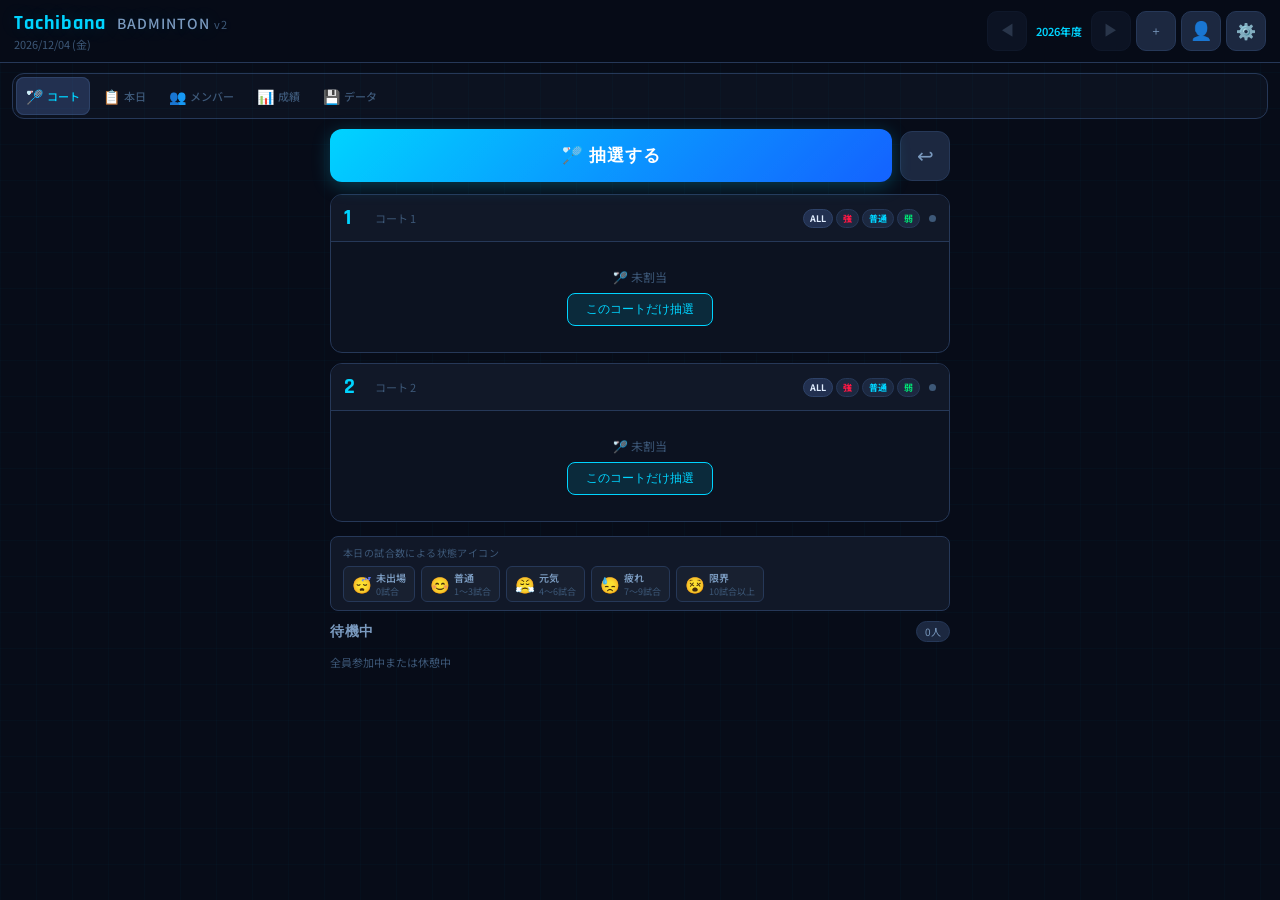
<file: badminton.html>
<!DOCTYPE html>
<html lang="ja">
<head>
<meta charset="UTF-8">
<meta name="viewport" content="width=device-width, initial-scale=1.0, viewport-fit=cover">
<meta name="apple-mobile-web-app-capable" content="yes">
<meta name="apple-mobile-web-app-status-bar-style" content="black-translucent">
<meta name="apple-mobile-web-app-title" content="BadmintonDraw">
<meta name="theme-color" content="#070c18">
<title>BadmintonDraw v2</title>
<link rel="preconnect" href="https://fonts.googleapis.com">
<link href="https://fonts.googleapis.com/css2?family=Rajdhani:wght@400;500;600;700&family=Noto+Sans+JP:wght@300;400;500;700&display=swap" rel="stylesheet">
<style>
/* ===== CSS VARIABLES ===== */
:root {
  --bg:       #070c18;
  --bg2:      #0c1220;
  --bg3:      #111828;
  --bg4:      #182030;
  --surface:  #1c2840;
  --surface2: #223050;
  --border:   #263858;
  --border2:  #2e4268;
  --accent:   #00d4ff;
  --accent2:  #0099cc;
  --accent-a: rgba(0,212,255,0.12);
  --green:    #00e676;
  --green-a:  rgba(0,230,118,0.12);
  --yellow:   #ffea00;
  --yellow-a: rgba(255,234,0,0.12);
  --orange:   #ff9100;
  --orange-a: rgba(255,145,0,0.12);
  --red:      #ff1744;
  --red-a:    rgba(255,23,68,0.12);
  --purple:   #d500f9;
  --purple-a: rgba(213,0,249,0.12);
  --text:     #e2eeff;
  --text2:    #7a9abf;
  --text3:    #3d5878;
  --r:        12px;
  --r2:       8px;
  --r3:       6px;
  --shadow:   0 4px 24px rgba(0,0,0,0.6);
  --glow:     0 0 20px rgba(0,212,255,0.2);
  --disp:     'Rajdhani', sans-serif;
  --body:     'Noto Sans JP', sans-serif;
}
*{box-sizing:border-box;margin:0;padding:0;-webkit-tap-highlight-color:transparent}
html{height:100%;background:var(--bg)}
body{font-family:var(--body);background:var(--bg);color:var(--text);min-height:100dvh;overflow-x:hidden;padding-bottom:env(safe-area-inset-bottom)}
body::before{content:'';position:fixed;inset:0;background-image:linear-gradient(rgba(0,212,255,0.025) 1px,transparent 1px),linear-gradient(90deg,rgba(0,212,255,0.025) 1px,transparent 1px);background-size:36px 36px;pointer-events:none;z-index:0}

/* ===== SCROLLBAR ===== */
::-webkit-scrollbar{width:4px;height:4px}
::-webkit-scrollbar-track{background:var(--bg2)}
::-webkit-scrollbar-thumb{background:var(--border2);border-radius:2px}

/* ===== HEADER ===== */
.header{position:sticky;top:0;z-index:100;background:rgba(7,12,24,0.94);backdrop-filter:blur(20px);-webkit-backdrop-filter:blur(20px);border-bottom:1px solid var(--border);padding:10px 14px;padding-top:calc(10px + env(safe-area-inset-top));display:flex;align-items:center;gap:10px}
.hdr-logo{font-family:var(--disp);font-size:20px;font-weight:700;color:var(--accent);text-shadow:var(--glow);letter-spacing:1px;flex:1}
.hdr-logo span{color:var(--text3);font-weight:400;font-size:12px;margin-left:6px;font-family:var(--body)}
.hdr-date{font-size:11px;color:var(--text3);font-family:var(--body)}
.hdr-btn{width:40px;height:40px;border-radius:10px;background:var(--surface);border:1px solid var(--border);color:var(--text2);display:flex;align-items:center;justify-content:center;cursor:pointer;font-size:16px;transition:all .18s;flex-shrink:0}
.hdr-btn:active{transform:scale(.9);background:var(--surface2)}
.hdr-btn.on{color:var(--accent);border-color:var(--accent);box-shadow:var(--glow)}

/* ===== TAB BAR ===== */
.tab-bar{display:flex;gap:3px;background:var(--bg2);border-radius:var(--r);padding:3px;margin:10px 12px;border:1px solid var(--border);overflow-x:auto;-webkit-overflow-scrolling:touch;scrollbar-width:none}
.tab-bar::-webkit-scrollbar{display:none}
.tab{flex:0 0 auto;padding:9px 10px;border-radius:var(--r2);border:none;background:none;color:var(--text3);font-family:var(--body);font-size:11px;font-weight:500;cursor:pointer;transition:all .18s;display:flex;align-items:center;justify-content:center;gap:4px;white-space:nowrap}
.tab.active{background:var(--surface2);color:var(--accent);box-shadow:inset 0 0 0 1px var(--border2)}
.tab-icon{font-size:14px}

/* ===== MAIN ===== */
.main{position:relative;z-index:1;padding:0 10px 90px;max-width:640px;margin:0 auto}

/* ===== PANE ===== */
.pane{display:none}.pane.active{display:block}

/* ===== SECTION HEADER ===== */
.sec-hd{display:flex;align-items:center;justify-content:space-between;margin-bottom:8px;margin-top:14px}
.sec-title{font-family:var(--disp);font-size:14px;font-weight:600;color:var(--text2);letter-spacing:.5px;text-transform:uppercase}
.badge{background:var(--surface);border:1px solid var(--border);border-radius:100px;padding:2px 8px;font-size:10px;color:var(--text2)}
.badge.accent{background:var(--accent-a);border-color:var(--accent);color:var(--accent)}
.badge.green{background:var(--green-a);border-color:var(--green);color:var(--green)}

/* ===== CARD ===== */
.card{background:var(--bg2);border:1px solid var(--border);border-radius:var(--r);overflow:hidden;margin-bottom:8px}
.card-body{padding:12px 14px}

/* ===== FORMS ===== */
.row{display:flex;gap:7px;margin-bottom:8px;align-items:stretch}
.field{flex:1;background:var(--bg3);border:1px solid var(--border);border-radius:var(--r2);color:var(--text);font-family:var(--body);font-size:14px;padding:10px 12px;outline:none;transition:border-color .2s;min-width:0}
.field:focus{border-color:var(--accent)}
.field::placeholder{color:var(--text3)}
.field.sm{padding:7px 10px;font-size:12px}
select.field{cursor:pointer}
textarea.field{resize:vertical;min-height:60px}
.lbl{font-size:11px;color:var(--text3);margin-bottom:4px;display:block;text-transform:uppercase;letter-spacing:.4px}

/* ===== BUTTONS ===== */
.btn{border-radius:var(--r2);border:none;font-family:var(--body);font-size:13px;font-weight:500;padding:10px 14px;cursor:pointer;transition:all .18s;white-space:nowrap;display:inline-flex;align-items:center;gap:5px}
.btn:active{transform:scale(.93)}
.btn.primary{background:var(--accent);color:#000}
.btn.primary:active{background:var(--accent2)}
.btn.ghost{background:var(--surface);border:1px solid var(--border);color:var(--text2)}
.btn.ghost:active{background:var(--surface2)}
.btn.danger{background:var(--red-a);border:1px solid var(--red);color:var(--red)}
.btn.success{background:var(--green-a);border:1px solid var(--green);color:var(--green)}
.btn.warn{background:var(--orange-a);border:1px solid var(--orange);color:var(--orange)}
.btn.purple{background:var(--purple-a);border:1px solid var(--purple);color:var(--purple)}
.btn.sm{padding:6px 10px;font-size:11px;border-radius:var(--r3)}
.btn.xs{padding:4px 8px;font-size:10px;border-radius:5px}
.btn.full{width:100%;justify-content:center}
.btn.icon-only{width:36px;height:36px;padding:0;justify-content:center;font-size:16px}
.btn.big{padding:14px 20px;font-size:16px;font-family:var(--disp);font-weight:700;letter-spacing:.5px}
.btn-row{display:flex;gap:6px;flex-wrap:wrap;margin-top:8px}

/* ===== TOGGLE ===== */
.toggle{position:relative;width:44px;height:24px;flex-shrink:0}
.toggle input{display:none}
.toggle-track{position:absolute;inset:0;background:var(--surface2);border-radius:100px;border:1px solid var(--border2);cursor:pointer;transition:background .2s}
.toggle input:checked+.toggle-track{background:var(--accent);border-color:var(--accent)}
.toggle-track::after{content:'';position:absolute;top:2px;left:2px;width:18px;height:18px;border-radius:50%;background:#fff;transition:transform .2s;box-shadow:0 1px 4px rgba(0,0,0,.3)}
.toggle input:checked+.toggle-track::after{transform:translateX(20px)}

/* ===== SETTING ROW ===== */
.set-row{display:flex;align-items:center;padding:11px 14px;background:var(--bg3);border:1px solid var(--border);border-radius:var(--r2);margin-bottom:6px;gap:10px}
.set-row-lbl{flex:1;font-size:13px}
.set-row-sub{font-size:10px;color:var(--text3);margin-top:2px}
.num-inp{width:54px;padding:5px 8px;background:var(--bg4);border:1px solid var(--border2);border-radius:6px;color:var(--text);font-family:var(--body);font-size:14px;text-align:center;outline:none}

/* ===== MEMBER CARD ===== */
.m-card{background:var(--bg3);border:1px solid var(--border);border-radius:var(--r);padding:0;margin-bottom:6px;overflow:hidden;position:relative;transition:all .2s}
.m-card-inner{display:flex;align-items:center;gap:10px;padding:9px 11px}
.m-card.level-stripe::before{content:'';position:absolute;left:0;top:0;bottom:0;width:3px;background:var(--lvl-color,var(--accent))}
.m-avatar{width:38px;height:38px;border-radius:50%;display:flex;align-items:center;justify-content:center;font-family:var(--disp);font-size:16px;font-weight:700;flex-shrink:0;position:relative}
.m-info{flex:1;min-width:0}
.m-name{font-size:14px;font-weight:500;white-space:nowrap;overflow:hidden;text-overflow:ellipsis;display:flex;align-items:center;gap:5px}
.m-meta{font-size:10px;color:var(--text3);display:flex;align-items:center;gap:8px;margin-top:2px;flex-wrap:wrap}
.m-actions{display:flex;gap:5px;flex-shrink:0}
.ico-btn{width:30px;height:30px;border-radius:7px;background:var(--surface);border:1px solid var(--border);color:var(--text3);display:flex;align-items:center;justify-content:center;cursor:pointer;font-size:13px;transition:all .18s}
.ico-btn:active{transform:scale(.86)}
.ico-btn.on{color:var(--orange);border-color:var(--orange);background:var(--orange-a)}
.ico-btn.tired.on{color:var(--red);border-color:var(--red);background:var(--red-a)}
/* Bar under member card */
.m-bar-wrap{height:3px;background:var(--bg4);margin:0}
.m-bar{height:3px;border-radius:0;transition:width .5s ease;background:var(--accent)}

/* ===== VISITOR BADGE ===== */
.vbadge{font-size:9px;font-weight:600;padding:1px 5px;border-radius:3px;background:var(--purple-a);color:var(--purple);border:1px solid var(--purple);letter-spacing:.3px;text-transform:uppercase}

/* ===== LEVEL TAG ===== */
.lvl-tag{font-size:9px;font-weight:700;padding:1px 6px;border-radius:100px;letter-spacing:.4px;text-transform:uppercase}

/* ===== GROUP TAG ===== */
.grp-tag{font-size:9px;padding:1px 6px;border-radius:3px;background:var(--surface);color:var(--text3);border:1px solid var(--border)}

/* ===== FACE STATUS ===== */
.face-status{font-size:18px;line-height:1}

/* ===== COURT CARDS ===== */
.court-card{background:var(--bg2);border:1px solid var(--border);border-radius:var(--r);margin-bottom:10px;overflow:hidden;transition:border-color .3s,box-shadow .3s}
.court-card.active{border-color:var(--accent);box-shadow:0 0 16px rgba(0,212,255,.12)}
.court-card.confirmed{border-color:var(--green);opacity:.7}
.court-hd{display:flex;align-items:center;gap:8px;padding:9px 13px;background:var(--bg3);border-bottom:1px solid var(--border)}
.court-num{font-family:var(--disp);font-size:22px;font-weight:700;color:var(--accent);width:26px;flex-shrink:0}
.court-meta{flex:1}
.court-lbl{font-size:11px;color:var(--text3)}
.status-dot{width:7px;height:7px;border-radius:50%;flex-shrink:0}
.dot-idle{background:var(--text3)}
.dot-active{background:var(--accent);box-shadow:0 0 5px var(--accent);animation:blink 1.5s infinite}
.dot-done{background:var(--green)}
@keyframes blink{0%,100%{opacity:1}50%{opacity:.3}}
.court-body{padding:10px 12px}
.vs-layout{display:flex;align-items:center;gap:6px}
.team-col{flex:1;display:flex;flex-direction:column;gap:5px}
.vs-div{font-family:var(--disp);font-size:16px;font-weight:700;color:var(--text3);width:24px;text-align:center;flex-shrink:0}
.p-chip{background:var(--surface);border:1px solid var(--border);border-radius:7px;padding:7px 9px;display:flex;align-items:center;gap:7px;cursor:pointer;transition:all .18s;min-height:40px}
.p-chip:active{transform:scale(.95)}
.p-chip.sel{border-color:var(--yellow);background:var(--yellow-a)}
.p-chip.tgt{border-color:var(--accent);background:var(--accent-a)}
@keyframes blink-border{0%,100%{border-color:var(--accent)}50%{border-color:transparent}}
.p-chip.empty{border-style:dashed;opacity:.4;cursor:default}
.p-chip.empty.tgt{border-style:solid;opacity:1;animation:blink-border .7s infinite;cursor:pointer}
.chip-av{width:24px;height:24px;border-radius:50%;display:flex;align-items:center;justify-content:center;font-family:var(--disp);font-size:10px;font-weight:700;flex-shrink:0}
.chip-name{font-size:12px;font-weight:500}
.chip-sub{font-size:10px;color:var(--text3)}
.court-ft{padding:8px 12px;border-top:1px solid var(--border);display:flex;align-items:center;gap:6px}
.confirm-btn{flex:1;background:var(--green-a);border:1px solid var(--green);color:var(--green);border-radius:var(--r2);padding:9px;font-family:var(--body);font-size:13px;font-weight:500;cursor:pointer;transition:all .18s;text-align:center}
.confirm-btn:active{transform:scale(.96)}
.confirm-btn.done{background:var(--green);color:#000}
.court-empty{text-align:center;padding:20px;color:var(--text3);font-size:12px}

/* ===== DRAW HEADER ===== */
.draw-hd{display:flex;align-items:center;gap:8px;margin-bottom:12px}
.draw-btn{flex:1;background:linear-gradient(135deg,var(--accent),#0055ff);color:#fff;border:none;border-radius:var(--r);padding:15px;font-family:var(--disp);font-size:17px;font-weight:700;letter-spacing:1px;cursor:pointer;transition:all .2s;box-shadow:0 4px 18px rgba(0,212,255,.25);position:relative;overflow:hidden}
.draw-btn::after{content:'';position:absolute;inset:0;background:linear-gradient(135deg,transparent,rgba(255,255,255,.08))}
.draw-btn:active{transform:scale(.97);box-shadow:0 2px 10px rgba(0,212,255,.15)}
.draw-btn:disabled{opacity:.4;cursor:not-allowed;transform:none}
.undo-btn{width:50px;height:50px;border-radius:var(--r);background:var(--surface);border:1px solid var(--border);color:var(--text2);display:flex;align-items:center;justify-content:center;cursor:pointer;font-size:20px;transition:all .2s;flex-shrink:0}
.undo-btn:active{transform:scale(.9)}

/* ===== WAITING AREA ===== */
.wait-chips{display:flex;flex-wrap:wrap;gap:5px;margin-top:8px}
.wait-chip{background:var(--bg3);border:1px solid var(--border);border-radius:100px;padding:4px 10px 4px 5px;display:flex;align-items:center;gap:5px;font-size:11px;cursor:pointer;transition:all .18s}
.wait-chip:active{transform:scale(.93)}
.wait-chip.sel{border-color:var(--yellow);background:var(--yellow-a)}
.wait-chip.tgt{border-color:var(--accent);background:var(--accent-a)}
.chip-mini-av{width:20px;height:20px;border-radius:50%;display:flex;align-items:center;justify-content:center;font-family:var(--disp);font-size:9px;font-weight:700}

/* ===== SWAP HINT ===== */
.swap-hint{background:var(--yellow-a);border:1px solid var(--yellow);border-radius:var(--r2);padding:7px 11px;font-size:11px;color:var(--yellow);margin-bottom:8px;text-align:center;display:none}
.swap-hint.on{display:block}

/* ===== STATS ===== */
.stats-grid{display:grid;grid-template-columns:1fr 1fr;gap:7px;margin-bottom:12px}
.stat-card{background:var(--bg3);border:1px solid var(--border);border-radius:var(--r);padding:12px}
.stat-title{font-size:10px;color:var(--text3);margin-bottom:5px;text-transform:uppercase;letter-spacing:.4px}
.stat-val{font-family:var(--disp);font-size:28px;font-weight:700;color:var(--accent)}
.stat-sub{font-size:10px;color:var(--text2);margin-top:1px}
.rank-row{background:var(--bg3);border:1px solid var(--border);border-radius:var(--r2);padding:9px 11px;display:flex;align-items:center;gap:9px;margin-bottom:5px}
.rank-num{font-family:var(--disp);font-size:16px;font-weight:700;color:var(--text3);width:22px;text-align:center;flex-shrink:0}
.rank-num.g{color:#ffd700}.rank-num.s{color:#c0c0c0}.rank-num.b{color:#cd7f32}
.rank-bar-w{flex:1}
.rank-name{font-size:13px;font-weight:500;margin-bottom:3px}
.rank-bg{background:var(--bg4);border-radius:100px;height:4px}
.rank-bar-fill{height:4px;border-radius:100px;background:var(--accent);transition:width .5s}
.rank-cnt{font-family:var(--disp);font-size:15px;font-weight:700;color:var(--text2);flex-shrink:0}

/* ===== HISTORY SESSIONS ===== */
.session-row{background:var(--bg3);border:1px solid var(--border);border-radius:var(--r2);padding:10px 12px;display:flex;align-items:center;gap:10px;margin-bottom:5px;cursor:pointer}
.session-row:active{background:var(--surface)}
.session-date{font-family:var(--disp);font-size:14px;font-weight:600;color:var(--accent);flex:1}
.session-sub{font-size:10px;color:var(--text3);margin-top:2px}

/* ===== MODAL ===== */
.modal-bd{position:fixed;inset:0;background:rgba(0,0,0,.75);backdrop-filter:blur(10px);-webkit-backdrop-filter:blur(10px);z-index:200;display:none;align-items:flex-end;justify-content:center}
.modal-bd.open{display:flex}
.modal{background:var(--bg2);border:1px solid var(--border);border-radius:22px 22px 0 0;width:100%;max-width:640px;max-height:90dvh;overflow-y:auto;padding:18px 14px;padding-bottom:calc(18px + env(safe-area-inset-bottom));animation:slide-up .3s cubic-bezier(.16,1,.3,1)}
@keyframes slide-up{from{transform:translateY(100%)}to{transform:translateY(0)}}
.modal-handle{width:38px;height:4px;border-radius:2px;background:var(--border2);margin:-8px auto 16px}
.modal-title{font-family:var(--disp);font-size:18px;font-weight:700;margin-bottom:14px}
.modal-sub-title{font-family:var(--disp);font-size:14px;font-weight:600;color:var(--text2);margin:14px 0 8px;text-transform:uppercase;letter-spacing:.5px}
.modal-close{position:absolute;top:12px;right:12px;font-size:20px;color:var(--text3);cursor:pointer;background:none;border:none;padding:4px}

/* ===== TOAST ===== */
.toast{position:fixed;bottom:calc(72px + env(safe-area-inset-bottom));left:50%;transform:translateX(-50%) translateY(16px);background:var(--surface2);border:1px solid var(--border2);border-radius:100px;padding:9px 18px;font-size:12px;color:var(--text);box-shadow:var(--shadow);opacity:0;z-index:400;transition:all .28s;white-space:nowrap;pointer-events:none}
.toast.on{opacity:1;transform:translateX(-50%) translateY(0)}

/* ===== DIVIDER ===== */
.div{height:1px;background:var(--border);margin:12px 0}

/* ===== EMPTY ===== */
.empty{text-align:center;padding:32px 16px;color:var(--text3)}
.empty-icon{font-size:40px;margin-bottom:10px}
.empty-txt{font-size:13px}

/* ===== CHIPS (participation) ===== */
.part-chip{display:inline-flex;align-items:center;gap:5px;background:var(--bg3);border:1px solid var(--border);border-radius:100px;padding:4px 10px 4px 5px;font-size:12px;margin:3px;cursor:pointer;transition:all .18s}
.part-chip.on{background:var(--accent-a);border-color:var(--accent);color:var(--accent)}
.part-chip:active{transform:scale(.93)}

/* ===== LEVEL BADGE LIST ===== */
.lvl-list-item{background:var(--bg3);border:1px solid var(--border);border-radius:var(--r2);padding:9px 12px;display:flex;align-items:center;gap:9px;margin-bottom:5px}
.lvl-color-dot{width:10px;height:10px;border-radius:50%;flex-shrink:0}
.drag-handle{color:var(--text3);cursor:grab;font-size:16px;padding:0 3px}

/* ===== STORAGE TABLE ===== */
.storage-row{background:var(--bg3);border:1px solid var(--border);border-radius:var(--r2);padding:9px 12px;margin-bottom:5px}
.storage-key{font-family:monospace;font-size:11px;color:var(--accent);word-break:break-all}
.storage-desc{font-size:11px;color:var(--text2);margin-top:2px}
.storage-size{font-size:10px;color:var(--text3);margin-top:2px}

/* ===== PROGRESS BAR (participation rate) ===== */
.prog-bar{background:var(--bg4);border-radius:100px;height:4px;overflow:hidden}
.prog-fill{height:4px;border-radius:100px;background:linear-gradient(90deg,var(--accent),var(--green));transition:width .4s}

/* ===== YEAR SELECTOR ===== */
.year-tabs{display:flex;gap:5px;margin-bottom:10px;overflow-x:auto;-webkit-overflow-scrolling:touch;scrollbar-width:none}
.year-tabs::-webkit-scrollbar{display:none}
.year-tab{flex:0 0 auto;padding:6px 14px;border-radius:100px;background:var(--surface);border:1px solid var(--border);color:var(--text3);font-size:12px;cursor:pointer;transition:all .18s}
.year-tab.active{background:var(--accent-a);border-color:var(--accent);color:var(--accent)}
.year-tab:active{transform:scale(.93)}

/* ===== SORT BAR ===== */
.sort-bar{display:flex;gap:5px;margin-bottom:8px;overflow-x:auto;-webkit-overflow-scrolling:touch;scrollbar-width:none}
.sort-bar::-webkit-scrollbar{display:none}
.sort-btn{flex:0 0 auto;padding:5px 10px;border-radius:100px;background:var(--surface);border:1px solid var(--border);color:var(--text3);font-size:11px;cursor:pointer;transition:all .18s;white-space:nowrap}
.sort-btn.active{background:var(--accent-a);border-color:var(--accent);color:var(--accent)}
.sort-btn:active{transform:scale(.93)}

/* ===== GROUP HEADER ===== */
.grp-header{display:flex;align-items:center;gap:8px;padding:6px 0;margin-top:8px}
.grp-header-name{font-family:var(--disp);font-size:13px;font-weight:600;color:var(--text2);text-transform:uppercase;letter-spacing:.5px}
.grp-header-line{flex:1;height:1px;background:var(--border)}
.grp-header-cnt{font-size:10px;color:var(--text3)}

/* ===== SESSION DETAIL ===== */
.sess-member-row{display:flex;align-items:center;padding:7px 10px;background:var(--bg3);border:1px solid var(--border);border-radius:var(--r2);margin-bottom:4px;gap:8px}
.sess-mem-name{flex:1;font-size:13px}
.sess-games-bar{flex:2}
.sess-games-cnt{font-family:var(--disp);font-size:14px;font-weight:700;color:var(--accent);width:28px;text-align:right;flex-shrink:0}

/* ===== FACE LEGEND ===== */
.face-row{display:flex;align-items:center;gap:10px;padding:7px 10px;background:var(--bg3);border:1px solid var(--border);border-radius:var(--r2);margin-bottom:5px}
.face-row-icon{font-size:20px;width:28px;text-align:center}
.face-row-info{flex:1;font-size:12px}
.face-row-thresh{font-size:10px;color:var(--text3);margin-top:2px}

/* ===== BACKUP ===== */
.backup-item{background:var(--bg3);border:1px solid var(--border);border-radius:var(--r2);padding:10px 12px;margin-bottom:5px;display:flex;align-items:center;gap:9px}
.backup-name{flex:1;font-size:13px;font-weight:500}
.backup-date{font-size:10px;color:var(--text3);margin-top:2px}

/* ===== INLINE EDIT ===== */
.inline-edit{display:flex;gap:5px;align-items:center;margin-top:6px}

/* ===== PARTICIPATION TOGGLE ===== */
.today-section{background:var(--bg2);border:1px solid var(--border);border-radius:var(--r);padding:12px 14px;margin-bottom:8px}

/* ===== CONFIRM DIALOG ===== */
.confirm-overlay{position:fixed;inset:0;background:rgba(0,0,0,.8);z-index:500;display:none;align-items:center;justify-content:center;padding:20px}
.confirm-overlay.open{display:flex}
.confirm-box{background:var(--bg2);border:1px solid var(--border);border-radius:var(--r);padding:22px;width:100%;max-width:320px;text-align:center}
.confirm-title{font-family:var(--disp);font-size:17px;font-weight:700;margin-bottom:8px}
.confirm-msg{font-size:13px;color:var(--text2);margin-bottom:18px;line-height:1.5}
.confirm-btns{display:flex;gap:8px}
.confirm-btns .btn{flex:1;justify-content:center}

/* ===== SESSION VIEW ===== */
.session-detail-view{display:none}
.session-detail-view.open{display:block}
.session-detail-back{display:flex;align-items:center;gap:8px;padding:8px 0;margin-bottom:10px;cursor:pointer;color:var(--text2);font-size:13px}
.session-detail-back:active{color:var(--accent)}
.id-pill-wrap{cursor:pointer;transition:all .18s}
.id-pill-wrap:active{transform:scale(.93)}
.pin-dots{display:flex;gap:10px;justify-content:center;margin:14px 0}
.pin-dot{width:16px;height:16px;border-radius:50%;border:2px solid var(--border2);background:transparent;transition:background .15s}
.pin-dot.filled{background:var(--accent);border-color:var(--accent)}
.pin-keypad{display:grid;grid-template-columns:repeat(3,1fr);gap:8px;margin-bottom:10px}
.pin-key{background:var(--surface);border:1px solid var(--border2);border-radius:var(--r2);padding:15px;font-size:20px;font-family:var(--disp);font-weight:600;cursor:pointer;transition:all .18s;text-align:center;user-select:none}
.pin-key:active{background:var(--accent-a);transform:scale(.94)}
.pin-key.del{color:var(--orange);font-size:15px}
.pin-key.cancel{color:var(--red);font-size:15px}
</style>
</head>
<body>

<!-- HEADER -->
<div class="header">
  <div style="flex:1;min-width:0">
    <div class="hdr-logo">Tachibana <span style="color:var(--text2);font-size:14px;font-weight:500">BADMINTON</span><span style="color:var(--text3);font-size:11px;font-weight:400;margin-left:4px">v2</span></div>
    <div class="hdr-date" id="hdr-date"></div>
  </div>
  <!-- 年度切替 -->
  <div style="display:flex;align-items:center;gap:5px;flex-shrink:0">
    <button class="hdr-btn" id="hdr-prev-proj" onclick="prevProject()" title="前の年度">◀</button>
    <div id="hdr-proj-name" onclick="openModal('modal-project')" style="font-size:11px;color:var(--accent);font-weight:600;cursor:pointer;white-space:nowrap;max-width:90px;overflow:hidden;text-overflow:ellipsis;text-align:center;padding:0 4px">-</div>
    <button class="hdr-btn" id="hdr-next-proj" onclick="nextProject()" title="次の年度">▶</button>
    <button class="hdr-btn" onclick="openNewProjectQuick()" title="新年度開始" style="font-size:12px">＋</button>
    <button class="hdr-btn" id="id-pill-btn" onclick="openIdentityModal()" title="マイプロフィール" style="font-size:18px">👤</button>
    <button class="hdr-btn" onclick="openModal('modal-settings')" title="設定">⚙️</button>
  </div>
</div>

<!-- TAB BAR -->
<div class="tab-bar">
  <button class="tab active" id="tab-court"   onclick="switchTab('court')"  ><span class="tab-icon">🏸</span>コート</button>
  <button class="tab"        id="tab-today"   onclick="switchTab('today')"  ><span class="tab-icon">📋</span>本日</button>
  <button class="tab"        id="tab-member"  onclick="switchTab('member')" ><span class="tab-icon">👥</span>メンバー</button>
  <button class="tab"        id="tab-history" onclick="switchTab('history')"><span class="tab-icon">📊</span>成績</button>
  <button class="tab"        id="tab-data"    onclick="switchTab('data')"   ><span class="tab-icon">💾</span>データ</button>
</div>

<div class="main">

<!-- ========== COURT PANE ========== -->
<div class="pane active" id="pane-court">
  <div class="draw-hd">
    <button class="draw-btn" id="draw-all-btn" onclick="drawAll()">🏸 抽選する</button>
    <button class="undo-btn" onclick="undoLast()" title="元に戻す">↩</button>
  </div>
  <div class="swap-hint on" id="swap-hint" style="display:none">選手タップ→別の選手タップで交換 / 空きスロットをタップで配置。キャンセルは同じ選手を再タップ</div>
  <div id="courts-container"></div>
  <!-- Face legend -->
  <div id="face-legend" style="background:var(--bg3);border:1px solid var(--border);border-radius:var(--r2);padding:8px 12px;margin-top:14px;margin-bottom:10px">
    <div style="font-size:10px;color:var(--text3);margin-bottom:6px;text-transform:uppercase;letter-spacing:.4px">本日の試合数による状態アイコン</div>
    <div id="face-legend-items" style="display:flex;flex-wrap:wrap;gap:6px"></div>
  </div>

  <!-- Waiting zone -->
  <div class="sec-hd" style="margin-top:6px">
    <div class="sec-title">待機中</div>
    <div class="badge" id="wait-count-badge">0人</div>
  </div>
  <div id="waiting-list"></div>

  <!-- Resting zone -->
  <div class="sec-hd" style="margin-top:12px;display:none" id="rest-section-hd">
    <div class="sec-title" style="color:var(--orange)">😴 休憩中</div>
    <div class="badge" id="rest-count-badge" style="color:var(--orange);border-color:var(--orange)">0人</div>
  </div>
  <div id="rest-note" style="font-size:10px;color:var(--text3);margin-bottom:5px;display:none">抽選から除外されています。復帰ボタンで待機中に戻ります。</div>
  <div id="resting-list"></div>

  <!-- Tired/limit zone -->
  <div class="sec-hd" style="margin-top:12px;display:none" id="tired-section-hd">
    <div class="sec-title" style="color:var(--red)">💀 お疲れ・限界</div>
    <div class="badge" id="tired-count-badge" style="color:var(--red);border-color:var(--red)">0人</div>
  </div>
  <div id="tired-note" style="font-size:10px;color:var(--text3);margin-bottom:5px;display:none">抽選から除外されています。復帰ボタンで待機中に戻ります。</div>
  <div id="tired-list"></div>
</div>

<!-- ========== TODAY PANE ========== -->
<div class="pane" id="pane-today">
  <div class="today-section">
    <div class="sec-hd" style="margin-top:0">
      <div class="sec-title">本日の参加メンバー</div>
      <div class="badge accent" id="today-count-badge">0人</div>
    </div>
    <div id="today-level-counts" style="display:flex;flex-wrap:wrap;gap:5px;margin-bottom:9px"></div>
    <div style="font-size:11px;color:var(--text3);margin-bottom:10px">タップで参加／不参加を切替。正規・ビジター別、レベル順表示。</div>
    <div id="today-chips"></div>
  </div>
  <div style="display:flex;gap:7px;flex-wrap:wrap" id="admin-today-btns">
    <button class="btn ghost sm" onclick="selectAllToday()">全員選択</button>
    <button class="btn ghost sm" onclick="clearAllToday()">全員解除</button>
    <button class="btn purple sm" onclick="openQuickVisitorModal()">＋ビジター</button>
    <button class="btn primary sm" onclick="confirmStartSession()" style="margin-left:auto">セッション開始</button>
  </div>
  <button class="btn full sm" style="margin-top:6px;background:var(--yellow-a);border:1px solid var(--yellow);color:var(--yellow)" onclick="openModal('modal-admin')">👑 運営管理</button>
  <button class="btn warn full" onclick="resetTodayFull()" style="margin-top:8px;width:100%">🔄 最初からやり直す</button>
  <div style="background:var(--bg3);border:1px solid var(--border);border-radius:var(--r2);padding:9px 12px;margin-top:10px;font-size:11px;color:var(--text3);line-height:1.6">💡 <b style="color:var(--text2)">途中参加・途中帰宅</b>はセッション開始後も「本日」タブで随時変更できます。コートに既にいる人の変更は試合後に反映されます。</div>
  <div class="sec-hd" style="margin-top:16px">
    <div class="sec-title">本日の出場数ランキング</div>
  </div>
  <div id="today-ranking-list"></div>
</div>

<!-- ========== MEMBER PANE ========== -->
<div class="pane" id="pane-member">
  <div style="display:flex;align-items:center;gap:8px;margin-bottom:8px">
    <div id="current-project-badge" onclick="openModal('modal-project')" style="display:inline-flex;align-items:center;gap:6px;background:var(--accent-a);border:1px solid var(--accent);border-radius:100px;padding:4px 14px;font-size:12px;color:var(--accent);font-weight:600;cursor:pointer">
      <span id="current-project-name">読み込み中...</span>
      <span style="font-size:10px;opacity:.7">▼</span>
    </div>
  </div>

  <!-- Sort / Filter -->
  <div class="sort-bar" id="member-sort-bar">
    <button class="sort-btn active" data-sort="group" onclick="setMemberSort('group')">グループ</button>
    <button class="sort-btn" data-sort="name"   onclick="setMemberSort('name')">名前</button>
    <button class="sort-btn" data-sort="level"  onclick="setMemberSort('level')">レベル</button>
    <button class="sort-btn" data-sort="games"  onclick="setMemberSort('games')">試合数</button>
    <button class="sort-btn" data-sort="rate"   onclick="setMemberSort('rate')">参加率</button>
    <button class="sort-btn" data-sort="last"   onclick="setMemberSort('last')">最終参加</button>
  </div>

  <div id="admin-member-btns" style="display:flex;gap:7px;margin-bottom:6px;flex-wrap:wrap">
    <button class="btn primary sm" onclick="openAddMemberModal()">＋ メンバー追加</button>
    <button class="btn ghost sm"   onclick="openModal('modal-groups')">グループ管理</button>
    <button class="btn ghost sm"   onclick="openModal('modal-levels')">レベル管理</button>
  </div>
  <div style="display:flex;gap:7px;margin-bottom:10px">
    <button class="btn ghost sm" style="background:var(--yellow-a);border-color:var(--yellow);color:var(--yellow)" onclick="openModal('modal-admin')">👑 運営管理</button>
  </div>

  <div id="member-list-container"></div>
</div>

<!-- ========== HISTORY PANE ========== -->
<div class="pane" id="pane-history">
  <!-- Session detail (overlay within pane) -->
  <div id="session-detail" class="session-detail-view">
    <div class="session-detail-back" onclick="closeSessionDetail()">← 一覧に戻る</div>
    <div id="session-detail-content"></div>
  </div>

  <!-- Session list -->
  <div id="session-list-view">
    <div class="stats-grid" id="hist-stats-grid"></div>
    <div class="sec-hd">
      <div class="sec-title">練習日一覧</div>
      <div style="display:flex;gap:5px">
        <button class="btn danger xs" onclick="deleteAllSessions()">全削除</button>
      </div>
    </div>
    <div id="session-list"></div>
    <div class="sec-hd" style="margin-top:16px">
      <div class="sec-title">参加率ランキング</div>
      <div style="font-size:10px;color:var(--text3)">練習日ごとの参加率</div>
    </div>
    <div id="ranking-list"></div>
  </div>
</div>

<!-- ========== DATA PANE ========== -->
<div class="pane" id="pane-data">
  <div class="sec-hd" style="margin-top:6px">
    <div class="sec-title">バックアップ・復元</div>
  </div>
  <div style="display:flex;gap:7px;flex-wrap:wrap;margin-bottom:10px">
    <button class="btn primary sm" onclick="exportBackup()">📤 エクスポート</button>
    <button class="btn ghost sm"   onclick="triggerImport()">📥 インポート</button>
    <input type="file" id="import-file" accept=".json" style="display:none" onchange="importBackup(event)">
  </div>
  <div id="backup-list"></div>

  <div class="div"></div>
  <div class="sec-hd">
    <div class="sec-title">LocalStorage 管理</div>
  </div>
  <div id="storage-list"></div>

  <div class="div"></div>
  <div class="sec-hd"><div class="sec-title">⚠️ 危険ゾーン</div></div>
  <div style="background:var(--red-a);border:1px solid var(--red);border-radius:var(--r2);padding:10px 12px;font-size:11px;color:var(--text2);line-height:1.7;margin-bottom:10px">⛔ <b style="color:var(--red)">削除・リセット操作は元に戻せません。</b><br>操作前に必ず「📤 エクスポート」でバックアップを取ることを強くお勧めします。<br>不明なデータの削除は、他のアプリに影響する可能性があります。</div>
  <div style="display:flex;gap:7px;flex-wrap:wrap">
    <button class="btn danger sm" onclick="resetAllData()">⚠️ 全データリセット</button>

    <button class="btn warn sm"   onclick="cleanOldStorage()">🧹 旧データ削除</button>
  </div>
</div>

</div><!-- /main -->

<!-- ======================================================
     MODALS
====================================================== -->

<!-- SETTINGS MODAL -->
<div class="modal-bd" id="modal-settings" onclick="closeBgModal(event,'modal-settings')">
<div class="modal">
  <div class="modal-handle"></div>
  <div class="modal-title">⚙️ 設定</div>

  <div class="modal-sub-title">コート設定</div>
  <div class="set-row">
    <div><div class="set-row-lbl">コート数</div><div class="set-row-sub">1〜6</div></div>
    <input type="number" class="num-inp" id="s-court-count" min="1" max="6" value="2" onchange="saveCoreSettings()">
  </div>

  <div class="modal-sub-title">コート別レベル</div>
  <div id="court-level-rows"></div>

  <div class="modal-sub-title">マッチングルール</div>
  <div class="set-row">
    <div><div class="set-row-lbl">レベル分けマッチング</div><div class="set-row-sub">コートレベル指定時、近いレベルを優先選出</div></div>
    <label class="toggle"><input type="checkbox" id="s-level-match" onchange="saveCoreSettings()"><span class="toggle-track"></span></label>
  </div>
  <div class="set-row">
    <div><div class="set-row-lbl">待ち時間優先</div><div class="set-row-sub">待機が長い人を優先</div></div>
    <label class="toggle"><input type="checkbox" id="s-wait-prio" checked onchange="saveCoreSettings()"><span class="toggle-track"></span></label>
  </div>

  <div class="modal-sub-title">連続試合制限（レベル別）</div>
  <div style="font-size:10px;color:var(--text3);margin-bottom:8px;line-height:1.5">各レベルごとに連続試合上限と休憩インターバルを設定できます。インターバルは前の試合終了から指定分数が経過していない場合、連続試合とみなします（0=無効）。</div>
  <div id="level-consec-rows"></div>

  <div class="modal-sub-title">疲れ具合アイコン設定</div>
  <div id="face-settings-rows"></div>

  <div class="div"></div>
  <button class="btn ghost full" onclick="closeModal('modal-settings')">閉じる</button>
</div>
</div>

<!-- ADD/EDIT MEMBER MODAL -->
<div class="modal-bd" id="modal-member-edit" onclick="closeBgModal(event,'modal-member-edit')">
<div class="modal">
  <div class="modal-handle"></div>
  <div class="modal-title" id="mem-modal-title">メンバー追加</div>
  <input type="hidden" id="mem-edit-id">

  <label class="lbl">名前</label>
  <div class="row"><input class="field" id="mem-name" placeholder="名前" maxlength="16"></div>

  <div class="row">
    <div style="flex:1">
      <label class="lbl">レベル</label>
      <select class="field" id="mem-level"></select>
    </div>
    <div style="flex:1">
      <label class="lbl">グループ</label>
      <select class="field" id="mem-group"></select>
    </div>
  </div>

  <div class="row">
    <div style="flex:1">
      <label class="lbl">種別</label>
      <select class="field" id="mem-type">
        <option value="regular">正規メンバー</option>
        <option value="visitor">ビジター</option>
      </select>
    </div>
    <div style="flex:1">
      <label class="lbl">年度</label>
      <select class="field" id="mem-year"></select>
    </div>
  </div>

  <label class="lbl">コメント</label>
  <div class="row"><textarea class="field" id="mem-comment" placeholder="メモ・備考" rows="2"></textarea></div>

  <button class="btn primary full" onclick="saveMemberModal()">保存</button>
  <div style="margin-top:7px">
  <button class="btn ghost full" onclick="closeModal('modal-member-edit')">キャンセル</button>
  </div>
</div>
</div>

<!-- MEMBER DETAIL MODAL -->
<div class="modal-bd" id="modal-member-detail" onclick="closeBgModal(event,'modal-member-detail')">
<div class="modal">
  <div class="modal-handle"></div>
  <div id="member-detail-content"></div>
  <button class="btn ghost full" style="margin-top:10px" onclick="closeModal('modal-member-detail')">閉じる</button>
</div>
</div>

<!-- GROUPS MODAL -->
<div class="modal-bd" id="modal-groups" onclick="closeBgModal(event,'modal-groups')">
<div class="modal">
  <div class="modal-handle"></div>
  <div class="modal-title">👥 グループ管理</div>
  <div id="groups-list"></div>
  <div class="div"></div>
  <div class="modal-sub-title">グループ追加</div>
  <div class="row">
    <input class="field" id="new-group-name" placeholder="グループ名">
    <input type="color" id="new-group-color" value="#00d4ff" style="width:44px;height:44px;border:1px solid var(--border);border-radius:var(--r2);background:none;cursor:pointer;padding:3px">
    <button class="btn primary" onclick="addGroup()">追加</button>
  </div>
  <button class="btn ghost full" onclick="closeModal('modal-groups')">閉じる</button>
</div>
</div>

<!-- LEVELS MODAL -->
<div class="modal-bd" id="modal-levels" onclick="closeBgModal(event,'modal-levels')">
<div class="modal">
  <div class="modal-handle"></div>
  <div class="modal-title">🎯 レベル管理</div>
  <div style="font-size:11px;color:var(--text3);margin-bottom:10px">ドラッグで並べ替え（優先順）。コート配置に使用されます。</div>
  <div id="levels-list"></div>
  <div class="div"></div>
  <div class="modal-sub-title">レベル追加</div>
  <div class="row">
    <input class="field" id="new-level-name" placeholder="レベル名（例: SSS）" maxlength="10">
    <input type="color" id="new-level-color" value="#00d4ff" style="width:44px;height:44px;border:1px solid var(--border);border-radius:var(--r2);background:none;cursor:pointer;padding:3px">
    <button class="btn primary" onclick="addLevel()">追加</button>
  </div>
  <button class="btn ghost full" onclick="closeModal('modal-levels')">閉じる</button>
</div>
</div>

<!-- PROJECT MODAL -->
<div class="modal-bd" id="modal-project" onclick="closeBgModal(event,'modal-project')">
<div class="modal">
  <div class="modal-handle"></div>
  <div class="modal-title">📁 プロジェクト管理</div>
  <div style="font-size:11px;color:var(--text3);margin-bottom:12px;line-height:1.6">練習年度・シーズンなどの単位。メンバー・練習日データは各プロジェクトで独立管理されます。</div>
  <div id="project-list-area"></div>
  <div class="div"></div>
  <div class="modal-sub-title">新しいプロジェクトを開始</div>
  <div class="row" style="margin-bottom:8px">
    <input class="field" id="new-proj-name" placeholder="例: 2027年度、夏季大会" maxlength="30">
  </div>
  <div style="background:var(--bg4);border:1px solid var(--border);border-radius:var(--r2);padding:10px 12px;margin-bottom:10px">
    <div style="font-size:12px;font-weight:600;color:var(--text2);margin-bottom:8px">メンバー登録情報</div>
    <label style="display:flex;align-items:center;gap:8px;font-size:13px;cursor:pointer;margin-bottom:6px">
      <input type="radio" name="proj-member-opt" value="inherit" checked style="accent-color:var(--accent)">
      <span>引き継ぐ（同じメンバーで新しいプロジェクトを開始）</span>
    </label>
    <label style="display:flex;align-items:center;gap:8px;font-size:13px;cursor:pointer">
      <input type="radio" name="proj-member-opt" value="fresh" style="accent-color:var(--accent)">
      <span>引き継がない（メンバーも全て新規登録）</span>
    </label>
    <div style="font-size:10px;color:var(--text3);margin-top:8px">どちらも試合・練習日データはリセット。現在のプロジェクトは完全に保存されます。</div>
  </div>
  <button class="btn primary full" onclick="createNewProject()">🚀 プロジェクト開始</button>
  <div style="margin-top:7px"><button class="btn ghost full" onclick="closeModal('modal-project')">閉じる</button></div>
</div>
</div>

<!-- ADMIN MODAL -->
<div class="modal-bd" id="modal-admin" onclick="closeBgModal(event,'modal-admin')">
<div class="modal">
  <div class="modal-handle"></div>
  <div class="modal-title">👑 運営管理</div>
  <div id="admin-current-status" style="background:var(--bg4);border:1px solid var(--border);border-radius:var(--r2);padding:9px 12px;font-size:12px;color:var(--text2);margin-bottom:12px"></div>
  <div style="font-size:11px;color:var(--text3);margin-bottom:10px;line-height:1.6;background:var(--bg3);border:1px solid var(--border);border-radius:var(--r2);padding:9px 12px">
    <b style="color:var(--text2)">管理者ができること</b><br>
    ✅ メンバー追加・編集・削除<br>
    ✅ グループ・レベル管理<br>
    ✅ 本日の参加メンバー選択・変更<br>
    ✅ セッション開始・終了<br>
    ✅ データ設定・バックアップ<br>
    ✅ 年度切替・新年度追加<br>
    <span style="color:var(--text3)">※ 一般メンバーは閲覧と自分の休憩/限界ボタンのみ使用可能</span>
  </div>
  <div class="modal-sub-title">管理者を選択</div>
  <div style="font-size:11px;color:var(--text3);margin-bottom:8px">管理者に設定するメンバーを選択してください（複数可）。未管理者でも自分を管理者登録できます。</div>
  <div id="admin-member-list" style="display:flex;flex-wrap:wrap;gap:5px;margin-bottom:12px"></div>
  <div style="display:flex;gap:7px">
    <button class="btn primary full" onclick="saveAdminSettings()">保存</button>
    <button class="btn ghost" onclick="closeModal('modal-admin')">キャンセル</button>
  </div>
</div>
</div>

<!-- NEW PROJECT QUICK MODAL -->
<div class="modal-bd" id="modal-newproj-quick" onclick="closeBgModal(event,'modal-newproj-quick')">
<div class="modal">
  <div class="modal-handle"></div>
  <div class="modal-title">＋ 新年度開始</div>
  <label class="lbl">年度名</label>
  <div class="row" style="margin-bottom:8px">
    <input class="field" id="quick-proj-name" placeholder="例: 2027年度" maxlength="30">
  </div>
  <div style="background:var(--bg4);border:1px solid var(--border);border-radius:var(--r2);padding:9px 12px;margin-bottom:10px">
    <label style="display:flex;align-items:center;gap:8px;font-size:13px;cursor:pointer;margin-bottom:5px">
      <input type="radio" name="qproj-opt" value="inherit" checked style="accent-color:var(--accent)">
      <span>メンバーを引き継ぐ</span>
    </label>
    <label style="display:flex;align-items:center;gap:8px;font-size:13px;cursor:pointer">
      <input type="radio" name="qproj-opt" value="fresh" style="accent-color:var(--accent)">
      <span>メンバーも新規</span>
    </label>
    <div style="font-size:10px;color:var(--text3);margin-top:6px">試合・練習日データはリセット。現在の年度データは保存されます。</div>
  </div>
  <div style="display:flex;gap:7px">
    <button class="btn primary full" onclick="createProjectFromQuick()">開始</button>
    <button class="btn ghost" onclick="closeModal('modal-newproj-quick')">キャンセル</button>
  </div>
</div>
</div>

<!-- IDENTITY MODAL -->
<div class="modal-bd" id="modal-identity" onclick="closeBgModal(event,'modal-identity')">
<div class="modal">
  <div class="modal-handle"></div>
  <div class="modal-title">👤 自分を設定</div>
  <div id="identity-current" style="margin-bottom:12px;font-size:12px;color:var(--text2);padding:8px;background:var(--bg4);border-radius:var(--r2)"></div>
  <div class="modal-sub-title">登録済みメンバーから選択</div>
  <div style="font-size:11px;color:var(--text3);margin-bottom:8px">自分のメンバーをタップ → PIN認証で設定</div>
  <div id="identity-member-chips" style="display:flex;flex-wrap:wrap;gap:5px;margin-bottom:12px"></div>
  <div style="background:var(--bg4);border:1px solid var(--border);border-radius:var(--r2);padding:10px 12px;margin-bottom:10px">
    <div style="font-size:12px;font-weight:600;color:var(--text2);margin-bottom:6px">リストにいない場合</div>
    <button class="btn purple sm full" onclick="openNewMemberAsMe()">＋ メンバーとして参加登録</button>
  </div>
  <div id="identity-clear-area" style="display:none;margin-bottom:10px">
    <button class="btn danger sm full" onclick="clearMyIdentity()">🗑 自分の設定を解除</button>
  </div>
  <button class="btn ghost full" onclick="closeModal('modal-identity')">閉じる</button>
</div>
</div>

<!-- PIN MODAL -->
<div class="modal-bd" id="modal-pin">
<div class="modal">
  <div class="modal-handle"></div>
  <div class="modal-title" id="pin-modal-title">PIN</div>
  <div id="pin-modal-sub" style="font-size:12px;color:var(--text2);text-align:center;margin-bottom:4px"></div>
  <div class="pin-dots">
    <div class="pin-dot" id="pd0"></div>
    <div class="pin-dot" id="pd1"></div>
    <div class="pin-dot" id="pd2"></div>
    <div class="pin-dot" id="pd3"></div>
  </div>
  <div id="pin-error" style="color:var(--red);font-size:11px;text-align:center;min-height:16px;margin-bottom:8px"></div>
  <div class="pin-keypad">
    <div class="pin-key" onclick="pinKey(1)">1</div>
    <div class="pin-key" onclick="pinKey(2)">2</div>
    <div class="pin-key" onclick="pinKey(3)">3</div>
    <div class="pin-key" onclick="pinKey(4)">4</div>
    <div class="pin-key" onclick="pinKey(5)">5</div>
    <div class="pin-key" onclick="pinKey(6)">6</div>
    <div class="pin-key" onclick="pinKey(7)">7</div>
    <div class="pin-key" onclick="pinKey(8)">8</div>
    <div class="pin-key" onclick="pinKey(9)">9</div>
    <div class="pin-key del" onclick="pinBackspace()">⌫</div>
    <div class="pin-key" onclick="pinKey(0)">0</div>
    <div class="pin-key cancel" onclick="pinCancel()">✕</div>
  </div>
</div>
</div>

<!-- CONFIRM DIALOG -->
<div class="confirm-overlay" id="confirm-overlay">
  <div class="confirm-box">
    <div class="confirm-title" id="confirm-title">確認</div>
    <div class="confirm-msg" id="confirm-msg"></div>
    <div class="confirm-btns">
      <button class="btn ghost" onclick="confirmCancel()">キャンセル</button>
      <button class="btn danger" id="confirm-ok-btn" onclick="confirmOk()">削除</button>
    </div>
  </div>
</div>

<!-- TOAST -->
<div class="toast" id="toast"></div>

<script>
/* ============================================================
   STATE SCHEMA
============================================================ */
const CURRENT_YEAR = new Date().getFullYear();
const APP_VERSION = '2.0';

let S = {
  version: APP_VERSION,
  // Core
  members: [],      // {id,name,levelId,groupId,type:'regular'|'visitor',year,comment,totalGames,sessions:[{date,games}],lastDate,status:'active'|'resting'|'tired',createdAt}
  levels:  [],      // {id,name,color,order} — user-configurable
  groups:  [],      // {id,name,color,order}
  // Today
  todayParticipants: [], // member ids participating today
  todayDate: null,
  // Courts
  courts: [],       // {id,players:[id,id,id,id]|null,confirmed:false}
  history: [],      // snapshots
  nextId: 1,
  // Sessions (game history)
  sessions: [],     // {id,date,participants:[id],results:[{memberId,games}],totalGames}
  // Settings
  settings: {
    courtCount: 2,
    levelMatch: false,
    consecLimit: false,
    consecMax: 2,
    waitPriority: true,
    courtLevels: {},    // courtId -> levelId|'any'
    levelConsec: {},    // levelId -> {enabled:bool, maxGames:int, intervalMin:int}
    faceThresholds: [   // sorted desc by games — face shown when games >= val
      {face:'😵', label:'限界',   games:10},
      {face:'😓', label:'疲れ',   games:7},
      {face:'😤', label:'元気',   games:4},
      {face:'😊', label:'普通',   games:1},
      {face:'😴', label:'未出場', games:0}
    ]
  },
  // Admin
  adminIds: [],      // member ids with admin rights
  // View state
  memberSort: 'group',
  memberYear: CURRENT_YEAR,
  swapMode: {active:false, source:null}
};

/* ============================================================
   PERSISTENCE
============================================================ */
const STORAGE_KEY = 'bm_v2_state';
const GLOBAL_KEY = 'bm_v2_global';

function loadGlobal(){
  try{
    var r=localStorage.getItem(GLOBAL_KEY);
    if(!r) return null;
    var g=JSON.parse(r);
    // Validate structure
    if(!g.projects||!Array.isArray(g.projects)||!g.currentId) return null;
    return g;
  }catch(e){ return null; }
}
function saveGlobal(g){ try{ localStorage.setItem(GLOBAL_KEY,JSON.stringify(g)); }catch(e){} }
function getProjectKey(id){ return 'bm_proj_'+String(id); }
function getCurrentProject(){
  var g=loadGlobal(); if(!g) return null;
  return g.projects.find(function(p){return p.id===g.currentId;})||g.projects[0]||null;
}
function initProjects(){
  var g=loadGlobal();
  if(!g){
    // First run OR corrupted global: rebuild
    var fid='proj_'+Date.now();
    g={projects:[{id:fid,name:CURRENT_YEAR+'年度',createdAt:Date.now()}],currentId:fid};
    var ex=localStorage.getItem(STORAGE_KEY);
    // Validate existing data
    try{ if(ex) JSON.parse(ex); else ex=null; }catch(e){ ex=null; }
    if(ex) localStorage.setItem(getProjectKey(fid),ex);
    saveGlobal(g);
  } else {
    // Ensure currentId project data is loaded into STORAGE_KEY
    var cur=localStorage.getItem(STORAGE_KEY);
    var projData=localStorage.getItem(getProjectKey(g.currentId));
    if(!cur && projData){
      try{ JSON.parse(projData); localStorage.setItem(STORAGE_KEY,projData); }catch(e){}
    }
  }
}
function switchProjectAndClose(id){ closeModal('modal-project'); switchProject(id); }
function switchProject(id){
  var g=loadGlobal(); if(!g) return;
  save();
  g.currentId=id; saveGlobal(g);
  var pd=localStorage.getItem(getProjectKey(id));
  try{
    if(pd){ JSON.parse(pd); localStorage.setItem(STORAGE_KEY,pd); } // validate before setting
    else localStorage.removeItem(STORAGE_KEY);
  }catch(e){
    localStorage.removeItem(STORAGE_KEY);
    toast('プロジェクトデータが壊れています。新規状態で開始します。');
  }
  var blank={version:APP_VERSION,members:[],levels:defaultLevels(),groups:defaultGroups(),todayParticipants:[],todayDate:null,courts:[],history:[],nextId:1,sessions:[],settings:{courtCount:2,levelMatch:false,consecLimit:false,consecMax:2,waitPriority:true,courtLevels:{},levelConsec:{},faceThresholds:defaultFaces()},memberSort:'group',memberYear:CURRENT_YEAR,swapMode:{active:false,source:null}};
  Object.assign(S,blank); load();
  if(!S.levels||!S.levels.length) S.levels=defaultLevels();
  if(!S.groups||!S.groups.length) S.groups=defaultGroups();
  if(!S.settings.faceThresholds||!S.settings.faceThresholds.length) S.settings.faceThresholds=defaultFaces();
  if(!S.settings.levelConsec) S.settings.levelConsec={};
  if(!S.settings.courtLevels) S.settings.courtLevels={};
  if(!S.swapMode) S.swapMode={active:false,source:null};
  closeAllModals();
  currentTab='court';
  ['court','today','member','history','data'].forEach(function(t){
    document.getElementById('pane-'+t).classList.toggle('active',t==='court');
    document.getElementById('tab-'+t).classList.toggle('active',t==='court');
  });
  syncCourts(); renderAll();
  var p=getCurrentProject();
  toast('プロジェクトを切り替えました: '+(p?p.name:''));
  setTimeout(checkFirstTimeIdentity,400);
}
function updateCurrentProjectBadge(){
  var p=getCurrentProject();
  var el=document.getElementById('current-project-name');
  if(el) el.textContent=p?p.name:'(なし)';
  updateHeaderProjectNav();
  applyAdminUI();
}
function createNewProject(){
  var name=document.getElementById('new-proj-name').value.trim();
  if(!name){ toast('プロジェクト名を入力してください'); return; }
  var opt=document.querySelector('input[name="proj-member-opt"]:checked');
  var inherit=(opt?opt.value:'inherit')==='inherit';
  save();
  var g=loadGlobal()||{projects:[],currentId:null};
  var nid='proj_'+Date.now();
  g.projects.push({id:nid,name:name,createdAt:Date.now()});
  var ns=JSON.parse(JSON.stringify(S));
  ns.sessions=[]; ns.todayParticipants=[]; ns.todayDate=null; ns.history=[]; ns.courts=[];
  ns.members.forEach(function(m){
    m.totalGames=0; m.consecutiveGames=0; m.lastDate=null;
    m.status='active'; m.lastWaitStart=Date.now();
  });
  if(!inherit) ns.members=[];
  localStorage.setItem(getProjectKey(nid),JSON.stringify(ns));
  document.getElementById('new-proj-name').value='';
  closeAllModals();
  g.currentId=nid; saveGlobal(g);
  Object.assign(S,ns); syncCourts();
  // タブをコートに戻してレンダリング
  currentTab='court';
  ['court','today','member','history','data'].forEach(function(t){
    document.getElementById('pane-'+t).classList.toggle('active',t==='court');
    document.getElementById('tab-'+t).classList.toggle('active',t==='court');
  });
  renderAll();
  toast('新しいプロジェクト「'+name+'」を開始しました');
}
function renameProject(id){
  var g=loadGlobal(); if(!g) return;
  var p=g.projects.find(function(x){return x.id===id;}); if(!p) return;
  var row=document.getElementById('prow-'+id); if(!row) return;
  var sid="'"+id+"'";
  row.innerHTML='<input class="field sm" id="prename-'+id+'" value="'+escH(p.name)+'" style="flex:1">'
    +'<button class="btn primary xs" onclick="saveProjectRename('+sid+')">保存</button>'
    +'<button class="btn ghost xs" onclick="renderProjectList()">✕</button>';
}
function saveProjectRename(id){
  var g=loadGlobal(); if(!g) return;
  var p=g.projects.find(function(x){return x.id===id;}); if(!p) return;
  var inp=document.getElementById('prename-'+id);
  var val=inp?inp.value.trim():''; if(!val){ toast('名前を入力してください'); return; }
  p.name=val; saveGlobal(g); renderProjectList(); updateCurrentProjectBadge();
  toast('プロジェクト名を変更しました');
}
function deleteProject(id){
  var g=loadGlobal(); if(!g) return;
  if(g.projects.length<=1){ toast('最後のプロジェクトは削除できません'); return; }
  var p=g.projects.find(function(x){return x.id===id;});
  var pname=p?p.name:'このプロジェクト';
  confirmDialog('プロジェクト削除',
    '「'+pname+'」のデータをすべて削除しますか？\nメンバー・練習日データが完全に消えます。元に戻せません。',
    function(){
      localStorage.removeItem(getProjectKey(id));
      g.projects=g.projects.filter(function(x){return x.id!==id;});
      if(g.currentId===id){ g.currentId=g.projects[0].id; saveGlobal(g); switchProject(g.currentId); }
      else{ saveGlobal(g); renderProjectList(); }
    },'削除','danger');
}
function renderProjectList(){
  var g=loadGlobal();
  if(!g||!g.projects.length){
    document.getElementById('project-list-area').innerHTML='<div style="color:var(--text3);font-size:12px">プロジェクトなし</div>';
    return;
  }
  var html=g.projects.map(function(p){
    var isCurrent=(p.id===g.currentId);
    var d=new Date(p.createdAt);
    var ds=d.getFullYear()+'/'+(d.getMonth()+1)+'/'+d.getDate();
    var sid="'"+p.id+"'";
    var switchBtn=!isCurrent?('<button class="btn primary xs" onclick="switchProjectAndClose('+sid+')">切替</button>'):'';
    return '<div class="lvl-list-item" id="prow-'+p.id+'">'
      +(isCurrent?'<span style="font-size:10px;background:var(--accent-a);color:var(--accent);border:1px solid var(--accent);border-radius:3px;padding:1px 5px;flex-shrink:0;margin-right:4px">現在</span>':'')
      +'<div style="flex:1;min-width:0"><div style="font-size:13px;font-weight:600">'+escH(p.name)+'</div>'
      +'<div style="font-size:10px;color:var(--text3)">作成: '+ds+'</div></div>'
      +switchBtn
      +'<button class="btn ghost xs" onclick="renameProject('+sid+')">編集</button>'
      +(g.projects.length>1?'<button class="btn danger xs" onclick="deleteProject('+sid+')">削除</button>':'')
      +'</div>';
  }).join('');
  document.getElementById('project-list-area').innerHTML=html;
}
function save(){
  try{
    var data=JSON.stringify(S);
    localStorage.setItem(STORAGE_KEY,data);
    // Save to project key without history (reduce size, history is temp undo data)
    var g=loadGlobal(); if(g&&g.currentId){
      var slim=Object.assign({},S,{history:[]});
      localStorage.setItem(getProjectKey(g.currentId),JSON.stringify(slim));
    }
  }catch(e){ toast('保存エラー: '+e.message); }
}
function load(){
  const raw = localStorage.getItem(STORAGE_KEY);
  if(!raw) return;
  try{
    const loaded = JSON.parse(raw);
    // Deep-merge settings so new keys from updates are preserved
    const mergedSettings = Object.assign({}, S.settings, loaded.settings||{});
    S = Object.assign({}, S, loaded);
    S.settings = mergedSettings;
    // Ensure all required fields exist
    if(!S.levels||!S.levels.length) S.levels = defaultLevels();
    if(!S.groups||!S.groups.length) S.groups = defaultGroups();
    if(!S.sessions) S.sessions = [];
    if(!S.todayParticipants) S.todayParticipants = [];
    if(!S.courts) S.courts = [];
    if(!S.history) S.history = [];
    if(!S.settings.faceThresholds||!S.settings.faceThresholds.length) S.settings.faceThresholds = defaultFaces();
    if(!S.settings.levelConsec) S.settings.levelConsec = {};
    if(!S.settings.courtLevels) S.settings.courtLevels = {};
    if(!S.swapMode) S.swapMode = {active:false, source:null};
    if(typeof S.settings.courtCount !== 'number') S.settings.courtCount = 2;
  }catch(e){ console.error('load error:', e); }
}

function defaultLevels(){
  return [
    {id:1, name:'強',  color:'#ff1744', order:0},
    {id:2, name:'普通', color:'#00d4ff', order:1},
    {id:3, name:'弱',  color:'#00e676', order:2}
  ];
}
function defaultGroups(){
  return [
    {id:1, name:'正規メンバー', color:'#00d4ff', order:0},
    {id:2, name:'ビジター',     color:'#d500f9', order:1}
  ];
}
function defaultFaces(){
  return [
    {face:'😵', label:'限界',   games:10},
    {face:'😓', label:'疲れ',   games:7},
    {face:'😤', label:'頑張り', games:4},
    {face:'😊', label:'普通',   games:1},
    {face:'😴', label:'未出場', games:0}
  ];
}

/* ============================================================
   INIT
============================================================ */
function init(){
  load();
  if(!S.levels||!S.levels.length) S.levels = defaultLevels();
  if(!S.groups||!S.groups.length) S.groups = defaultGroups();
  if(!S.settings.faceThresholds||!S.settings.faceThresholds.length) S.settings.faceThresholds = defaultFaces();
  if(!S.settings.levelConsec) S.settings.levelConsec={};
  syncCourts();
  checkDateChange(); // 日付変わっていたら自動リセット
  updateHeaderDate();
  setInterval(updateHeaderDate, 60000);
  setInterval(checkDateChange, 60000); // 1分ごとに日付チェック
  ['rest-section-hd','rest-note','tired-section-hd','tired-note'].forEach(function(id){
    var el=document.getElementById(id); if(el) el.style.display='none';
  });
  renderAll();
  applyAdminUI();
  updateHeaderProjectNav();
}
function checkDateChange(){
  var today=todayStr();
  if(S.todayDate && S.todayDate !== today){
    // 日付が変わった → セッション保存してリセット
    autoEndSession();
  }
  // セッション未開始でも前日のデータが残っている場合もリセット
  if(!S.todayDate && S.todayParticipants.length>0){
    var lastSess=S.sessions.length?S.sessions[S.sessions.length-1]:null;
    if(lastSess && lastSess.date !== today){
      autoResetDay();
    }
  }
}
function autoEndSession(){
  // 日付変更時: 前日のセッションを自動保存してリセット
  if(S.todayParticipants.length>0){
    var dateStr=S.todayDate||todayStr();
    var results=S.todayParticipants.map(function(id){
      var m=S.members.find(function(x){return x.id===id;});
      return {memberId:id, games:m?m.consecutiveGames:0};
    });
    // 重複保存防止: 同日データがなければ追加
    if(!S.sessions.find(function(s){return s.date===dateStr;})){
      S.sessions.push({id:S.nextId++, date:dateStr, participants:[...S.todayParticipants], results:results, totalGames:S.courts.filter(function(c){return c.confirmed;}).length});
    }
  }
  autoResetDay();
  toast('日付が変わりました。前日データを保存してリセットしました。');
}
function autoResetDay(){
  S.members.forEach(function(m){
    m.consecutiveGames=0; m.lastWaitStart=Date.now();
    m.status='active'; // ステータスリセット
  });
  S.courts.forEach(function(c){ c.players=null; c.confirmed=false; });
  S.todayParticipants=[]; S.todayDate=null;
  save();
}
function updateHeaderDate(){
  const d = new Date();
  const wd = ['日','月','火','水','木','金','土'][d.getDay()];
  document.getElementById('hdr-date').textContent =
    `${d.getFullYear()}/${String(d.getMonth()+1).padStart(2,'0')}/${String(d.getDate()).padStart(2,'0')} (${wd})`;
}

/* ============================================================
   TABS
============================================================ */
let currentTab = 'court';
function switchTab(tab){
  currentTab = tab;
  ['court','today','member','history','data'].forEach(t=>{
    document.getElementById('pane-'+t).classList.toggle('active', t===tab);
    document.getElementById('tab-'+t).classList.toggle('active', t===tab);
  });
  if(tab==='member')  renderMembers();
  if(tab==='history') renderHistory();
  if(tab==='data')    renderData();
  if(tab==='today')   { renderToday(); renderTodayRanking(); }
}

/* ============================================================
   LEVELS
============================================================ */
function getLevelById(id){ return S.levels.find(l=>l.id===id)||S.levels[0]||{id:0,name:'?',color:'#888',order:99}; }
function sortedLevels(){ return [...S.levels].sort((a,b)=>a.order-b.order); }

function addLevel(){
  const name = document.getElementById('new-level-name').value.trim();
  const color = document.getElementById('new-level-color').value;
  if(!name){ toast('名前を入力してください'); return; }
  S.levels.push({id: S.nextId++, name, color, order: S.levels.length});
  document.getElementById('new-level-name').value='';
  save(); renderLevelsModal();
}
function deleteLevel(id){
  confirmDialog('レベルを削除', 'このレベルを削除しますか？このレベルのメンバーはデフォルトレベルになります。', ()=>{
    S.members.forEach(m=>{ if(m.levelId===id) m.levelId = S.levels.find(l=>l.id!==id)?.id||S.levels[0]?.id; });
    S.levels = S.levels.filter(l=>l.id!==id);
    save(); renderLevelsModal(); renderMembers();
  });
}
function renderLevelsModal(){
  const lvls = sortedLevels();
  document.getElementById('levels-list').innerHTML = lvls.map((l,i)=>`
    <div class="lvl-list-item" id="lvl-${l.id}" draggable="true" ondragstart="dragLvl(${l.id})" ondragover="dragOverLvl(event,${l.id})" ondrop="dropLvl(event,${l.id})">
      <span class="drag-handle">⠿</span>
      <div class="lvl-color-dot" style="background:${l.color}"></div>
      <span style="flex:1;font-size:13px">${escH(l.name)}</span>
      <span style="font-size:11px;color:var(--text3);margin-right:8px">${S.members.filter(m=>m.levelId===l.id).length}人</span>
      <button class="btn ghost xs" onclick="editLevelInline(${l.id})">編集</button>
      <button class="btn danger xs" onclick="deleteLevel(${l.id})">削除</button>
    </div>
  `).join('');
}
let dragSrcLvl=null;
function dragLvl(id){dragSrcLvl=id;}
function dragOverLvl(e,id){e.preventDefault();}
function dropLvl(e,id){
  e.preventDefault();
  if(dragSrcLvl===id) return;
  const a=S.levels.find(l=>l.id===dragSrcLvl), b=S.levels.find(l=>l.id===id);
  if(!a||!b) return;
  [a.order,b.order]=[b.order,a.order];
  save(); renderLevelsModal();
}
function editLevelInline(id){
  const l = S.levels.find(x=>x.id===id);
  if(!l) return;
  const row = document.getElementById('lvl-'+id);
  row.innerHTML = `
    <span class="drag-handle">⠿</span>
    <input type="color" value="${l.color}" id="ec-${id}" style="width:30px;height:30px;border:1px solid var(--border);border-radius:5px;background:none;cursor:pointer;padding:2px">
    <input class="field sm" value="${escH(l.name)}" id="en-${id}" style="flex:1">
    <button class="btn primary xs" onclick="saveLevelEdit(${id})">保存</button>
    <button class="btn ghost xs" onclick="renderLevelsModal()">✕</button>
  `;
}
function saveLevelEdit(id){
  const l=S.levels.find(x=>x.id===id); if(!l) return;
  l.name = document.getElementById('en-'+id).value.trim()||l.name;
  l.color = document.getElementById('ec-'+id).value;
  save(); renderLevelsModal();
}

/* ============================================================
   GROUPS
============================================================ */
function getGroupById(id){ return S.groups.find(g=>g.id===id)||null; }
function sortedGroups(){ return [...S.groups].sort((a,b)=>a.order-b.order); }

function addGroup(){
  const name = document.getElementById('new-group-name').value.trim();
  const color = document.getElementById('new-group-color').value;
  if(!name){ toast('名前を入力してください'); return; }
  S.groups.push({id: S.nextId++, name, color, order: S.groups.length});
  document.getElementById('new-group-name').value='';
  save(); renderGroupsModal();
}
function deleteGroup(id){
  confirmDialog('グループを削除','このグループを削除しますか？メンバーのグループ設定は解除されます。',()=>{
    S.members.forEach(m=>{ if(m.groupId===id) m.groupId=null; });
    S.groups=S.groups.filter(g=>g.id!==id);
    save(); renderGroupsModal(); renderMembers();
  });
}
function renderGroupsModal(){
  const grps = sortedGroups();
  document.getElementById('groups-list').innerHTML = grps.map(g=>`
    <div class="lvl-list-item" id="grp-${g.id}">
      <div class="lvl-color-dot" style="background:${g.color}"></div>
      <span style="flex:1;font-size:13px">${escH(g.name)}</span>
      <span style="font-size:11px;color:var(--text3);margin-right:8px">${S.members.filter(m=>m.groupId===g.id).length}人</span>
      <button class="btn ghost xs" onclick="editGroupInline(${g.id})">編集</button>
      <button class="btn danger xs" onclick="deleteGroup(${g.id})">削除</button>
    </div>
  `).join('');
}
function editGroupInline(id){
  const g=S.groups.find(x=>x.id===id); if(!g) return;
  const row=document.getElementById('grp-'+id);
  row.innerHTML=`
    <input type="color" value="${g.color}" id="gc-${id}" style="width:30px;height:30px;border:1px solid var(--border);border-radius:5px;background:none;cursor:pointer;padding:2px">
    <input class="field sm" value="${escH(g.name)}" id="gn-${id}" style="flex:1">
    <button class="btn primary xs" onclick="saveGroupEdit(${id})">保存</button>
    <button class="btn ghost xs" onclick="renderGroupsModal()">✕</button>
  `;
}
function saveGroupEdit(id){
  const g=S.groups.find(x=>x.id===id); if(!g) return;
  g.name=document.getElementById('gn-'+id).value.trim()||g.name;
  g.color=document.getElementById('gc-'+id).value;
  save(); renderGroupsModal(); renderMembers();
}

/* ============================================================
   MEMBERS
============================================================ */
function getAvailableYears(){
  const years = new Set(S.members.map(m=>m.year||CURRENT_YEAR));
  years.add(CURRENT_YEAR);
  return [...years].sort((a,b)=>b-a);
}
function setMemberYear(y){
  S.memberYear=y; renderMembers();
}
function renderMemberYearTabs(){
  // member-year-tabs は project badge に置き換えられたため、updateCurrentProjectBadge を呼ぶのみ
  updateCurrentProjectBadge();
}
function setMemberSort(s){
  S.memberSort=s;
  document.querySelectorAll('.sort-btn').forEach(b=>{
    b.classList.toggle('active', b.dataset.sort===s);
  });
  renderMembers();
}

function openAddMemberModal(){
  if(!requireAdmin()) return;
  document.getElementById('mem-modal-title').textContent='メンバー追加';
  document.getElementById('mem-edit-id').value='';
  document.getElementById('mem-name').value='';
  document.getElementById('mem-comment').value='';
  document.getElementById('mem-type').value='regular';
  populateMemberModalSelects();
  const levelSel=document.getElementById('mem-level');
  const groupSel=document.getElementById('mem-group');
  if(levelSel.options.length) levelSel.selectedIndex=0;
  if(groupSel.options.length) groupSel.selectedIndex=0;
  openModal('modal-member-edit');
}
function openEditMemberModal(id){
  const m=S.members.find(x=>x.id===id); if(!m) return;
  document.getElementById('mem-modal-title').textContent='メンバー編集';
  document.getElementById('mem-edit-id').value=id;
  document.getElementById('mem-name').value=m.name;
  document.getElementById('mem-comment').value=m.comment||'';
  document.getElementById('mem-type').value=m.type||'regular';
  populateMemberModalSelects(m.levelId, m.groupId, m.year);
  openModal('modal-member-edit');
}
function populateMemberModalSelects(levelId, groupId, year){
  const levelSel=document.getElementById('mem-level');
  const groupSel=document.getElementById('mem-group');
  const yearSel=document.getElementById('mem-year');
  levelSel.innerHTML=sortedLevels().map(l=>`<option value="${l.id}" ${l.id===levelId?'selected':''}>${escH(l.name)}</option>`).join('');
  groupSel.innerHTML='<option value="">（なし）</option>'+sortedGroups().map(g=>`<option value="${g.id}" ${g.id===groupId?'selected':''}>${escH(g.name)}</option>`).join('');
  const years=[CURRENT_YEAR-1,CURRENT_YEAR,CURRENT_YEAR+1];
  yearSel.innerHTML=years.map(y=>`<option value="${y}" ${y===(year||CURRENT_YEAR)?'selected':''}>${y}年度</option>`).join('');
}
function saveMemberModal(){
  const id = parseInt(document.getElementById('mem-edit-id').value)||0;
  const name = document.getElementById('mem-name').value.trim();
  if(!name){ toast('名前を入力してください'); return; }
  const levelId = parseInt(document.getElementById('mem-level').value)||S.levels[0]?.id;
  const groupId = parseInt(document.getElementById('mem-group').value)||null;
  const type = document.getElementById('mem-type').value;
  const year = parseInt(document.getElementById('mem-year').value)||CURRENT_YEAR;
  const comment = document.getElementById('mem-comment').value.trim();
  if(id){
    const m=S.members.find(x=>x.id===id);
    if(m){ Object.assign(m,{name,levelId,groupId,type,year,comment}); }
  } else {
    if(S.members.some(m=>m.name===name&&m.year===year)){ toast('同じ名前のメンバーがいます'); return; }
    S.members.push({
      id:S.nextId++, name, levelId, groupId, type, year, comment,
      totalGames:0, sessions:[], lastDate:null,
      status:'active', createdAt:Date.now(),
      consecutiveGames:0, lastWaitStart:Date.now()
    });
  }
  const savedId=id?id:(S.members.length>0?S.members[S.members.length-1].id:null);
  save(); closeModal('modal-member-edit'); renderMembers(); renderToday();
  if(_afterMemberSave){var fn=_afterMemberSave;_afterMemberSave=null;fn(savedId);}
}
function deleteMember(id){
  confirmDialog('メンバー削除','このメンバーを削除しますか？成績データも削除されます。',()=>{
    S.members=S.members.filter(m=>m.id!==id);
    S.courts.forEach(c=>{ if(c.players&&c.players.includes(id)) c.players=null; });
    S.todayParticipants=S.todayParticipants.filter(x=>x!==id);
    save(); renderMembers(); renderCourts(); renderWaiting(); renderToday();
  });
}
function toggleMemberStatus(id, type){
  const m=S.members.find(x=>x.id===id); if(!m) return;
  if(type==='rest') m.status = m.status==='resting'?'active':'resting';
  if(type==='tired') m.status = m.status==='tired'?'active':'tired';
  save(); renderMembers(); renderCourts(); renderWaiting();
}
function openMemberDetail(id){
  const m=S.members.find(x=>x.id===id); if(!m) return;
  const lvl=getLevelById(m.levelId);
  const grp=getGroupById(m.groupId);
  const totalSessions=S.sessions.filter(s=>s.participants.includes(id)).length;
  const allSessions=S.sessions.length;
  const rate=allSessions?Math.round(totalSessions/allSessions*100):0;
  const recentSessions=[...S.sessions].sort((a,b)=>new Date(b.date)-new Date(a.date)).slice(0,5);
  document.getElementById('member-detail-content').innerHTML=`
    <div style="display:flex;align-items:center;gap:12px;margin-bottom:16px">
      <div class="m-avatar" style="width:52px;height:52px;font-size:22px;background:${lvl.color}22;color:${lvl.color}">${getInitial(m.name)}</div>
      <div>
        <div style="font-family:var(--disp);font-size:20px;font-weight:700">${escH(m.name)}</div>
        <div style="font-size:11px;color:var(--text3);margin-top:3px;display:flex;gap:8px;flex-wrap:wrap">
          <span style="color:${lvl.color}">${escH(lvl.name)}</span>
          ${grp?`<span style="color:${grp.color}">${escH(grp.name)}</span>`:''}
          ${m.type==='visitor'?'<span class="vbadge">VISITOR</span>':''}
        </div>
      </div>
    </div>
    <div class="stats-grid">
      <div class="stat-card"><div class="stat-title">総試合数</div><div class="stat-val">${m.totalGames}</div></div>
      <div class="stat-card"><div class="stat-title">参加率</div><div class="stat-val">${rate}%</div><div style="margin-top:5px"><div class="prog-bar"><div class="prog-fill" style="width:${rate}%"></div></div></div></div>
      <div class="stat-card"><div class="stat-title">参加回数</div><div class="stat-val">${totalSessions}</div><div class="stat-sub">/${allSessions}回</div></div>
      <div class="stat-card"><div class="stat-title">最終参加</div><div class="stat-val" style="font-size:14px;margin-top:4px">${m.lastDate||'—'}</div></div>
    </div>
    ${m.comment?`<div style="background:var(--bg3);border:1px solid var(--border);border-radius:var(--r2);padding:10px 12px;font-size:12px;color:var(--text2);margin-bottom:10px">💬 ${escH(m.comment)}</div>`:''}
    <div class="modal-sub-title">直近5回の参加</div>
    ${recentSessions.length?recentSessions.map(sess=>{
      const res=sess.results.find(r=>r.memberId===id);
      return `<div class="sess-member-row">
        <div class="sess-mem-name">${sess.date}</div>
        <div class="sess-games-bar"><div class="rank-bg"><div class="rank-bar-fill" style="width:${res?Math.min(res.games/10*100,100):0}%"></div></div></div>
        <div class="sess-games-cnt">${res?res.games:0}試合</div>
      </div>`;
    }).join(''):'<div style="color:var(--text3);font-size:12px">データなし</div>'}
    <div style="display:flex;gap:6px;margin-top:14px">
      <button class="btn ghost sm" onclick="closeModal('modal-member-detail');openEditMemberModal(${id})">✏️ 編集</button>
      <button class="btn danger sm" onclick="closeModal('modal-member-detail');deleteMember(${id})">🗑 削除</button>
    </div>
  `;
  openModal('modal-member-detail');
}

function renderMembers(){
  renderMemberYearTabs();
  const container=document.getElementById('member-list-container');
  let members=S.members.filter(m=>(m.year||CURRENT_YEAR)===S.memberYear);
  // Sort
  switch(S.memberSort){
    case 'name':   members.sort((a,b)=>a.name.localeCompare(b.name,'ja')); break;
    case 'level':  members.sort((a,b)=>{
      const la=getLevelById(a.levelId), lb=getLevelById(b.levelId);
      return la.order-lb.order;
    }); break;
    case 'games':  members.sort((a,b)=>b.totalGames-a.totalGames); break;
    case 'rate':   members.sort((a,b)=>getRate(b)-getRate(a)); break;
    case 'last':   members.sort((a,b)=>new Date(b.lastDate||0)-new Date(a.lastDate||0)); break;
    case 'group':  members.sort((a,b)=>{
      const ga=getGroupById(a.groupId), gb=getGroupById(b.groupId);
      return (ga?.order??99)-(gb?.order??99)||a.name.localeCompare(b.name,'ja');
    }); break;
  }
  if(!members.length){
    container.innerHTML='<div class="empty"><div class="empty-icon">👤</div><div class="empty-txt">この年度のメンバーはいません</div></div>';
    return;
  }
  const maxGames=Math.max(...members.map(m=>m.totalGames),1);
  if(S.memberSort==='group'){
    let html='';
    const grpOrder=sortedGroups();
    const grpIds=[...new Set(members.map(m=>m.groupId))];
    // Show by group order + ungrouped
    const ordered=[...grpOrder.filter(g=>grpIds.includes(g.id)), ...(!grpIds.includes(null)?[]:[{id:null,name:'未分類',color:'var(--text3)'}])];
    ordered.forEach(grp=>{
      const grpMembers=members.filter(m=>m.groupId===grp.id);
      if(!grpMembers.length) return;
      html+=`<div class="grp-header">
        <div class="grp-header-line" style="background:${grp.color};opacity:.3"></div>
        <div class="grp-header-name" style="color:${grp.color}">${escH(grp.name||'未分類')}</div>
        <div class="grp-header-cnt">${grpMembers.length}人</div>
        <div class="grp-header-line" style="background:${grp.color};opacity:.3"></div>
      </div>`;
      html+=grpMembers.map(m=>renderMemberCard(m,maxGames)).join('');
    });
    container.innerHTML=html;
  } else {
    container.innerHTML=members.map(m=>renderMemberCard(m,maxGames)).join('');
  }
}
function getRate(m){
  const t=S.sessions.length; if(!t) return 0;
  return S.sessions.filter(s=>s.participants.includes(m.id)).length/t;
}
function getFace(m){
  const thresh=S.settings.faceThresholds||defaultFaces();
  // find by today's games (use consecutive as proxy for today)
  const todayGames=m.consecutiveGames||0;
  for(const t of [...thresh].sort((a,b)=>b.games-a.games)){
    if(todayGames>=t.games) return t.face;
  }
  return '😊';
}
function renderMemberCard(m, maxGames){
  const lvl=getLevelById(m.levelId);
  const grp=getGroupById(m.groupId);
  const barPct=maxGames>0?Math.round(m.totalGames/maxGames*100):0;
  const face=getFace(m);
  const isPlaying=S.courts.some(c=>c.players&&c.players.includes(m.id));
  const isToday=S.todayParticipants.includes(m.id);
  return `<div class="m-card level-stripe" style="--lvl-color:${lvl.color}" id="mc-${m.id}">
    <div class="m-card-inner" onclick="openMemberDetail(${m.id})">
      <div class="m-avatar" style="background:${lvl.color}22;color:${lvl.color};width:36px;height:36px;font-size:15px">${getInitial(m.name)}</div>
      <div class="m-info">
        <div class="m-name">
          ${escH(m.name)}
          ${m.type==='visitor'?'<span class="vbadge">V</span>':''}
          ${isPlaying?'<span class="badge accent" style="font-size:9px">試合中</span>':''}
          ${isToday&&!isPlaying?'<span class="badge green" style="font-size:9px">参加</span>':''}
        </div>
        <div class="m-meta">
          <span style="color:${lvl.color}">${escH(lvl.name)}</span>
          ${grp?`<span style="color:${grp.color}">${escH(grp.name)}</span>`:''}
          <span>🏸${m.totalGames}</span>
          ${m.lastDate?`<span>📅${m.lastDate}</span>`:''}
          <span>${face}</span>
          ${m.status==='resting'?'<span style="color:var(--orange)">😴休憩</span>':''}
          ${m.status==='tired'?'<span style="color:var(--red)">💀限界</span>':''}
        </div>
      </div>
      <div class="m-actions" onclick="event.stopPropagation()">
        <div class="ico-btn ${m.status==='resting'?'on':''}" onclick="toggleMemberStatus(${m.id},'rest')" title="休憩">😴</div>
        <div class="ico-btn tired ${m.status==='tired'?'on':''}" onclick="toggleMemberStatus(${m.id},'tired')" title="疲れ">💀</div>
        <div class="ico-btn" onclick="openEditMemberModal(${m.id})" title="編集">✏️</div>
        ${renderSelfBtn(m.id)}
      </div>
    </div>
    <div class="m-bar-wrap"><div class="m-bar" style="width:${barPct}%;background:${lvl.color}"></div></div>
  </div>`;
}

/* ============================================================
   TODAY — PARTICIPATION MANAGEMENT
============================================================ */
function renderToday(){
  document.getElementById('today-count-badge').textContent=S.todayParticipants.length+'人';
  const members=S.members.filter(function(m){return (m.year||CURRENT_YEAR)===CURRENT_YEAR;});
  const lvlCounts={};
  S.todayParticipants.forEach(function(id){
    const m=S.members.find(function(x){return x.id===id;}); if(!m) return;
    const l=getLevelById(m.levelId);
    if(!lvlCounts[l.id]) lvlCounts[l.id]={lvl:l,count:0};
    lvlCounts[l.id].count++;
  });
  let cBadges=sortedLevels().filter(function(l){return lvlCounts[l.id];}).map(function(l){
    return '<span style="display:inline-flex;align-items:center;gap:4px;background:'+l.color+'22;border:1px solid '+l.color+';border-radius:100px;padding:2px 9px;font-size:11px;color:'+l.color+';font-weight:600">'+escH(l.name)+' <b>'+lvlCounts[l.id].count+'</b></span>';
  }).join('');
  document.getElementById('today-level-counts').innerHTML=cBadges||'<span style="font-size:11px;color:var(--text3)">参加者未選択</span>';
  const lvlOrder={};
  sortedLevels().forEach(function(l,i){lvlOrder[l.id]=i;});
  function sortByLvl(arr){
    return arr.slice().sort(function(a,b){
      return ((lvlOrder[a.levelId]!==undefined?lvlOrder[a.levelId]:99)-(lvlOrder[b.levelId]!==undefined?lvlOrder[b.levelId]:99))||a.name.localeCompare(b.name,'ja');
    });
  }
  const regular=sortByLvl(members.filter(function(m){return m.type!=='visitor';}));
  const visitor=sortByLvl(members.filter(function(m){return m.type==='visitor';}));
  let html='';
  if(regular.length){
    html+='<div style="font-size:11px;font-weight:600;color:var(--accent);margin:8px 0 5px;text-transform:uppercase;letter-spacing:.4px">正規メンバー</div>';
    html+=buildTodayChips(regular);
  }
  if(visitor.length){
    html+='<div style="font-size:11px;font-weight:600;color:var(--purple);margin:10px 0 5px;text-transform:uppercase;letter-spacing:.4px">ビジター</div>';
    html+=buildTodayChips(visitor);
  }
  document.getElementById('today-chips').innerHTML=html;
}
function renderTodayRanking(){
  var el=document.getElementById('today-ranking-list'); if(!el) return;
  if(!S.todayParticipants.length){ el.innerHTML='<div style="color:var(--text3);font-size:12px;padding:8px 0">セッション開始後に表示されます</div>'; return; }
  var maxG=Math.max.apply(null,S.todayParticipants.map(function(id){var m=S.members.find(function(x){return x.id===id;});return m?m.consecutiveGames:0;}).concat([1]));
  var ranked=S.todayParticipants.map(function(id){return S.members.find(function(m){return m.id===id;});}).filter(Boolean)
    .sort(function(a,b){return b.consecutiveGames-a.consecutiveGames;});
  el.innerHTML=ranked.map(function(m,i){
    var lvl=getLevelById(m.levelId);
    var pct=maxG>0?Math.round(m.consecutiveGames/maxG*100):0;
    return '<div class="rank-row">'
      +'<div class="rank-num '+(i===0?'g':i===1?'s':i===2?'b':'')+'">'+(i+1)+'</div>'
      +'<div class="rank-bar-w">'
      +'<div class="rank-name">'+escH(m.name)+' <span style="font-size:10px;color:'+lvl.color+'">'+escH(lvl.name)+'</span></div>'
      +'<div class="rank-bg"><div class="rank-bar-fill" style="width:'+pct+'%;background:'+lvl.color+'"></div></div>'
      +'</div>'
      +'<div class="rank-cnt">'+m.consecutiveGames+'</div>'
      +'</div>';
  }).join('');
}
function buildTodayChips(members){
  return members.map(function(m){
    const on=S.todayParticipants.includes(m.id);
    const lvl=getLevelById(m.levelId);
    const style=on?'border-color:'+lvl.color+';background:'+lvl.color+'22;color:'+lvl.color:'';
    return '<span class="part-chip '+(on?'on':'')+'" onclick="toggleTodayParticipant('+m.id+')" style="'+style+'">'
      +'<span style="width:18px;height:18px;border-radius:50%;background:'+lvl.color+'22;color:'+lvl.color+';display:inline-flex;align-items:center;justify-content:center;font-family:var(--disp);font-size:9px;font-weight:700">'+getInitial(m.name)+'</span>'
      +escH(m.name)
      +(m.type==='visitor'?'<span style="font-size:8px;color:var(--purple)">V</span>':'')
      +'</span>';
  }).join('');
}

function toggleTodayParticipant(id){
  const idx=S.todayParticipants.indexOf(id);
  if(idx>=0) S.todayParticipants.splice(idx,1);
  else S.todayParticipants.push(id);
  save(); renderToday(); renderWaiting();
}
function selectAllToday(){
  if(!requireAdmin()) return;
  S.todayParticipants=[...new Set(S.members.filter(m=>(m.year||CURRENT_YEAR)===CURRENT_YEAR).map(m=>m.id))];
  save(); renderToday(); renderWaiting();
}
function clearAllToday(){
  if(!requireAdmin()) return;
  S.todayParticipants=[];
  save(); renderToday(); renderWaiting();
}
function startSession(){
  if(!S.todayParticipants.length){ toast('参加メンバーを選択してください'); return; }
  S.todayDate=todayStr();
  S.members.forEach(function(m){if(S.todayParticipants.includes(m.id))m.lastWaitStart=Date.now();});
  save(); toast('セッションを開始しました'); switchTab('court');
}
function confirmStartSession(){
  if(!requireAdmin()) return;
  if(!S.todayParticipants.length){ toast('参加メンバーを選択してください'); return; }
  const n=S.todayParticipants.length;
  const lc={};
  S.todayParticipants.forEach(function(id){
    const m=S.members.find(function(x){return x.id===id;}); if(!m) return;
    const l=getLevelById(m.levelId);
    if(!lc[l.name]) lc[l.name]=0; lc[l.name]++;
  });
  const ls=Object.entries(lc).map(function(e){return e[0]+':'+e[1]+'人';}).join(' / ');
  const msg='参加者 '+n+'人（'+ls+'）でセッションを開始します。\n\n途中参加・途中帰宅は本日タブでいつでも変更できます。';
  confirmDialog('セッション開始',msg,function(){startSession();},'開始する','primary');
}
let _afterMemberSave=null;
function openQuickVisitorModal(){
  document.getElementById('mem-modal-title').textContent='ビジター簡易登録';
  document.getElementById('mem-edit-id').value='';
  document.getElementById('mem-name').value='';
  document.getElementById('mem-comment').value='本日のビジター';
  document.getElementById('mem-type').value='visitor';
  populateMemberModalSelects(null,null,CURRENT_YEAR);
  const vg=S.groups.find(function(g){return g.name.indexOf('ビジター')>=0;});
  if(vg) document.getElementById('mem-group').value=vg.id;
  _afterMemberSave=function(id){
    if(id&&!S.todayParticipants.includes(id)) S.todayParticipants.push(id);
    renderToday(); renderWaiting(); save();
    toast('ビジター登録・本日参加に追加しました');
  };
  openModal('modal-member-edit');
}

function todayStr(){
  const d=new Date();
  return `${d.getFullYear()}/${String(d.getMonth()+1).padStart(2,'0')}/${String(d.getDate()).padStart(2,'0')}`;
}

/* ============================================================
   COURTS
============================================================ */
function syncCourts(){
  const n=S.settings.courtCount;
  while(S.courts.length<n) S.courts.push({id:S.courts.length+1,players:null,confirmed:false});
  if(S.courts.length>n) S.courts=S.courts.slice(0,n);
}
function getLevelConsec(levelId){
  var lc=S.settings.levelConsec||{};
  var cfg=lc[levelId];
  // Fall back to global settings if not configured per-level
  if(!cfg) return {enabled:S.settings.consecLimit, maxGames:S.settings.consecMax||2, intervalMin:0};
  return {enabled:!!cfg.enabled, maxGames:cfg.maxGames||2, intervalMin:cfg.intervalMin||0};
}
function isConsecBlocked(m){
  var cfg=getLevelConsec(m.levelId);
  if(!cfg.enabled) return false;
  // インターバルチェック：前の試合終了から指定分数が未経過なら除外
  if(cfg.intervalMin>0 && m.lastGameEndTime){
    var elapsedMin=(Date.now()-m.lastGameEndTime)/60000;
    if(elapsedMin < cfg.intervalMin) return true;
  }
  // maxGames=0 は回数制限なし（インターバルのみ有効）
  if(cfg.maxGames===0) return false;
  return m.consecutiveGames >= cfg.maxGames;
}
function getAvailableForCourt(courtId){
  const playing=new Set();
  S.courts.forEach(c=>{ if(c.players&&c.id!==courtId) c.players.forEach(p=>playing.add(p)); });
  // セッション開始前は抽選対象なし
  var sessionActive=(S.todayParticipants.length>0 || S.todayDate!=null);
  var sourceIds=sessionActive
    ? (S.todayParticipants.length?S.todayParticipants:S.members.map(m=>m.id))
    : S.todayParticipants; // empty if no session
  const pool=sourceIds
    .map(id=>S.members.find(m=>m.id===id))
    .filter(m=>m && m.status==='active' && !playing.has(m.id) && !isConsecBlocked(m));
  return pool;
}
function sortByPriority(members){
  return [...members].sort((a,b)=>{
    if(S.settings.waitPriority){
      const wa=a.lastWaitStart?Date.now()-a.lastWaitStart:0;
      const wb=b.lastWaitStart?Date.now()-b.lastWaitStart:0;
      return wb-wa;
    }
    return a.totalGames-b.totalGames;
  });
}
function pickRandom(arr,n){
  const a=[...arr]; const r=[];
  for(let i=0;i<n&&a.length;i++){ const idx=Math.floor(Math.random()*a.length); r.push(a.splice(idx,1)[0]); }
  return r.length===n?r:null;
}
function buildLevelSearchOrder(clvStr, pool){
  // Returns candidates list, sorted by level priority (target→weaker→stronger)
  if(clvStr==='any') return pool;
  var targetId=parseInt(clvStr);
  var lvlsSorted=sortedLevels();
  var targetIdx=lvlsSorted.findIndex(function(l){return l.id===targetId;});
  if(targetIdx<0) return pool;

  // searchOrder: target → weaker direction → stronger direction
  var searchOrder=[];
  for(var i=targetIdx;i<lvlsSorted.length;i++) searchOrder.push(lvlsSorted[i].id);
  for(var i=targetIdx-1;i>=0;i--) searchOrder.push(lvlsSorted[i].id);

  // Try to find 4 from a single level first
  for(var si=0;si<searchOrder.length;si++){
    var lid=searchOrder[si];
    var f=pool.filter(function(m){return m.levelId===lid;});
    if(f.length>=4) return f;
  }
  // Mix levels: from weakest toward strongest until 4 accumulated
  var mixed=[];
  for(var si=searchOrder.length-1;si>=0;si--){
    var lid=searchOrder[si];
    mixed=mixed.concat(pool.filter(function(m){return m.levelId===lid;}));
    if(mixed.length>=4) return mixed;
  }
  // Less than 4 available — return all we have (partial fill)
  return mixed.length>0 ? mixed : pool;
}

function drawForCourt(courtId){
  const court=S.courts.find(c=>c.id===courtId); if(!court) return 'ok';
  const pool=getAvailableForCourt(courtId);
  const clvStr=S.settings.courtLevels[courtId]||'any';

  var candidates=buildLevelSearchOrder(clvStr, pool);

  if(!candidates||candidates.length===0){
    // 誰もいない → 空きスロット4つでセット（マニュアル入力用）
    court.players=[null,null,null,null];
    court.confirmed=false;
    toast('コート'+courtId+': 条件に合うメンバーがいません。マニュアルで設定してください');
    return 'empty';
  }

  const sorted=sortByPriority(candidates);
  const top=sorted.slice(0,Math.min(10,sorted.length));
  const needed=4;
  var picked=[];

  if(top.length>=needed){
    picked=pickRandom(top,needed);
  } else {
    // 4人に満たない場合：いる人を全員入れて残りはnull
    var shuffled=top.slice().sort(function(){return Math.random()-0.5;});
    picked=shuffled;
  }

  // 4スロット分配列を作り、足りない分はnullで埋める
  var slots=[null,null,null,null];
  for(var i=0;i<picked.length&&i<4;i++) slots[i]=picked[i].id;
  court.players=slots;
  court.confirmed=false;

  if(picked.length<4){
    toast('コート'+courtId+': '+picked.length+'人配置。残り'+(4-picked.length)+'枠はマニュアルで設定してください');
    return 'partial';
  }
  return 'ok';
}
function drawAll(){
  if(!requireAdmin()) return;
  
  if(!S.todayParticipants.length && !S.todayDate){
    toast('「本日」タブで参加メンバーを選択してセッションを開始してください');
    return;
  }
  pushHistory();
  var n=0, shorts=[], msgs=[];
  // レベル指定コートを先に抽選、ALLコートは最後
  var levelCourts=S.courts.filter(function(c){
    return !c.confirmed && (S.settings.courtLevels[c.id]||'any')!=='any';
  });
  var allCourts=S.courts.filter(function(c){
    return !c.confirmed && (S.settings.courtLevels[c.id]||'any')==='any';
  });
  var ordered=levelCourts.concat(allCourts);
  ordered.forEach(function(c){
    var r=drawForCourt(c.id);
    if(r==='ok'||r==='partial') n++;
    else if(r==='short') shorts.push(c.id);
  });
  if(shorts.length) msgs.push('コート'+shorts.join(',')+'は完全にメンバー不足');
  if(msgs.length) toast(msgs.join(' / '));
  save(); renderCourts(); renderWaiting();
}
function reshuffleCourt(courtId){
  pushHistory();
  var c=S.courts.find(function(x){return x.id===courtId;});
  if(c&&c.confirmed) revertCourtConfirm(c);
  drawForCourt(courtId);
  save(); renderCourts(); renderWaiting();
}
function revertCourtConfirm(c){
  // Roll back game counts for a confirmed court (used before reshuffle)
  if(!c||!c.confirmed||!c.players) return;
  c.players.forEach(function(pid){
    if(pid===null) return;
    var m=S.members.find(function(x){return x.id===pid;}); if(!m) return;
    if(m.totalGames>0) m.totalGames--;
    if(m.consecutiveGames>0) m.consecutiveGames--;
    m.lastWaitStart=Date.now();
    m.lastGameEndTime=Date.now();
  });
  c.confirmed=false;
}
function confirmCourt(courtId){
  const c=S.courts.find(x=>x.id===courtId); if(!c||!c.players) return;
  if(c.confirmed) return; // already confirmed
  c.confirmed=true;
  var now=Date.now();
  c.players.forEach(function(pid){
    if(pid===null) return; // 空きスロットはスキップ
    var m=S.members.find(x=>x.id===pid); if(!m) return;
    m.totalGames++; m.consecutiveGames++;
    m.lastWaitStart=null;
    m.lastDate=todayStr();
    m.lastGameStartTime=now;
  });
  var activePids=c.players.filter(function(pid){return pid!==null;});
  S.members.forEach(function(m){
    if(!activePids.includes(m.id)&&m.lastWaitStart===null) m.lastWaitStart=now;
  });
  save(); renderCourts(); renderWaiting(); renderTodayRanking(); toast('コート'+courtId+' 試合開始！ 🏸');
}
function finishCourt(courtId){
  const c=S.courts.find(x=>x.id===courtId); if(!c) return;
  var now=Date.now();
  if(c.players&&c.confirmed){
    // 試合開始済み → 終了時刻を記録するだけ（試合数はconfirmCourt時に加算済み）
    c.players.forEach(function(pid){
      var m=S.members.find(x=>x.id===pid); if(!m) return;
      m.lastGameEndTime=now;
      m.lastWaitStart=now;
    });
  } else if(c.players&&!c.confirmed){
    // 試合開始していない → キャンセル扱い（試合数は増やさない）
    c.players.forEach(function(pid){
      var m=S.members.find(x=>x.id===pid); if(!m) return;
      m.lastWaitStart=now; // 待機開始時刻だけ更新
    });
    toast('コート'+courtId+': キャンセル（試合数は変わりません）');
  }
  c.players=null; c.confirmed=false;
  save(); renderCourts(); renderWaiting(); renderTodayRanking();
}
function endSession(){
  // Save session data
  if(!S.todayParticipants.length) return;
  const dateStr=S.todayDate||todayStr();
  const results=S.todayParticipants.map(id=>{
    const m=S.members.find(x=>x.id===id);
    return {memberId:id, games:m?m.consecutiveGames:0};
  });
  S.sessions.push({id:S.nextId++, date:dateStr, participants:[...S.todayParticipants], results, totalGames: S.courts.filter(c=>c.confirmed).length});
  // Reset consecutive
  S.members.forEach(m=>{ m.consecutiveGames=0; m.lastWaitStart=Date.now(); m.status='active'; });
  S.courts.forEach(c=>{ c.players=null; c.confirmed=false; });
  S.todayParticipants=[]; S.todayDate=null;
  save(); renderAll(); toast('セッション終了・成績を保存しました 📊');
}

/* ============================================================
   SWAP MODE
============================================================ */
function selectSwap(memberId, type, courtId){
  const sw=S.swapMode;
  if(!sw.active){
    sw.active=true; sw.source={id:memberId,type,courtId};
    document.getElementById('swap-hint').style.display='block';
    renderCourts(); renderWaiting();
  } else {
    if(sw.source.id===memberId&&sw.source.type===type){ clearSwap(); return; }
    performSwap(sw.source,{id:memberId,type,courtId});
    clearSwap();
  }
}
function clearSwap(){
  S.swapMode={active:false,source:null};
  document.getElementById('swap-hint').style.display='none';
  renderCourts(); renderWaiting();
}
function fillEmptySlot(courtId, _ignored){
  var sw=S.swapMode;
  if(!sw.active||!sw.source) return;
  var c=S.courts.find(function(x){return x.id===courtId;}); if(!c||!c.players) return;
  var emptyIdx=c.players.indexOf(null);
  if(emptyIdx<0) return;
  // Place the selected member into the empty slot
  if(sw.source.type==='wait'){
    c.players[emptyIdx]=sw.source.id;
  } else if(sw.source.type==='court'){
    // Move from another court slot: swap
    var srcCourt=S.courts.find(function(x){return x.id===sw.source.courtId;});
    if(srcCourt&&srcCourt.players){
      var srcIdx=srcCourt.players.indexOf(sw.source.id);
      if(srcIdx>=0){ srcCourt.players[srcIdx]=null; c.players[emptyIdx]=sw.source.id; }
    }
  }
  save(); clearSwap();
}
function performSwap(a,b){
  pushHistory();
  const getCourtPlayers=cid=>S.courts.find(c=>c.id===cid)?.players;
  if(a.type==='court'&&b.type==='court'){
    const pa=getCourtPlayers(a.courtId), pb=getCourtPlayers(b.courtId);
    if(!pa||!pb) return;
    const ia=pa.indexOf(a.id), ib=pb.indexOf(b.id);
    if(ia>=0&&ib>=0){ pa[ia]=b.id; pb[ib]=a.id; }
  } else if(a.type==='court'&&b.type==='wait'){
    const pa=getCourtPlayers(a.courtId); if(!pa) return;
    const ia=pa.indexOf(a.id); if(ia>=0) pa[ia]=b.id;
  } else if(a.type==='wait'&&b.type==='court'){
    const pb=getCourtPlayers(b.courtId); if(!pb) return;
    const ib=pb.indexOf(b.id); if(ib>=0) pb[ib]=a.id;
  }
  save(); renderCourts(); renderWaiting();
}

/* ============================================================
   RENDER COURTS
============================================================ */
function renderCourts(){
  const sw=S.swapMode;
  let out='';
  S.courts.forEach(function(c){
    const clv=S.settings.courtLevels[c.id]||'any';
    const dot=c.confirmed?'dot-done':c.players?'dot-active':'dot-idle';
    const cardCls=c.confirmed?'confirmed':c.players?'active':'';
    let body='';
    if(c.players&&c.players.length===4){
      const ps=c.players.map(function(id){return S.members.find(function(m){return m.id===id;});});
      body='<div class="vs-layout">'
        +'<div class="team-col">'+renderChip(ps[0],'court',c.id)+renderChip(ps[1],'court',c.id)+'</div>'
        +'<div class="vs-div">VS</div>'
        +'<div class="team-col">'+renderChip(ps[2],'court',c.id)+renderChip(ps[3],'court',c.id)+'</div>'
        +'</div>';
    } else {
      body='<div class="court-empty" style="display:flex;flex-direction:column;align-items:center;gap:8px;padding:16px">'
        +'<div style="color:var(--text3);font-size:12px">🏸 未割当</div>'
        +'<button onclick="reshuffleCourt('+c.id+')" style="font-size:12px;padding:7px 18px;border-radius:var(--r2);background:var(--accent-a);border:1px solid var(--accent);color:var(--accent);cursor:pointer">このコートだけ抽選</button>'
        +'</div>';
    }
    const anySet=(clv==='any');
    let lvlBtns='<div style="display:flex;gap:3px;flex-wrap:wrap">';
    lvlBtns+=buildLvlBtn(c.id,'any','ALL',anySet,'var(--text)','var(--text3)','var(--surface2)','var(--surface)','var(--border2)','var(--border)');
    sortedLevels().forEach(function(lv){
      const sel=(clv==lv.id||clv===String(lv.id));
      lvlBtns+=buildLvlBtn(c.id,lv.id,escH(lv.name),sel,lv.color,lv.color,lv.color+'33','var(--surface)',lv.color,'var(--border)');
    });
    lvlBtns+='</div>';
    let footer='';
    if(c.players){
      footer='<div class="court-ft">'
        +'<div class="confirm-btn '+(c.confirmed?'done':'')+'" onclick="'+(c.confirmed?'':'confirmCourt('+c.id+')')+'">'+(c.confirmed?'⚡ 試合中':'✅ 試合開始')+'</div>'
        +'<button class="btn ghost icon-only" onclick="reshuffleCourt('+c.id+')" title="再抽選">🔀</button>'
        +'<button class="btn ghost icon-only" onclick="finishCourt('+c.id+')" title="終了">🏁</button>'
        +'</div>';
    }
    out+='<div class="court-card '+cardCls+'">'
      +'<div class="court-hd" style="flex-wrap:wrap;gap:5px">'
      +'<div class="court-num">'+c.id+'</div>'
      +'<div class="court-meta"><div class="court-lbl">コート '+c.id+'</div></div>'
      +lvlBtns
      +'<div class="status-dot '+dot+'" style="flex-shrink:0;margin-left:4px"></div>'
      +'</div><div class="court-body">'+body+'</div>'+footer+'</div>';
  });
  document.getElementById('courts-container').innerHTML=out;
}
function buildLvlBtn(cid,val,label,sel,sc,dc,sbg,dbg,sb,db){
  var bg=sel?sbg:dbg, color=sel?sc:dc, border=sel?sb:db;
  var oc='setCourtLevel('+cid+",\'"+String(val)+"\')";
  return '<span onclick="'+oc+'" style="font-size:9px;font-weight:700;padding:2px 6px;border-radius:100px;background:'+bg+';color:'+color+';border:1px solid '+border+';cursor:pointer;transition:all .18s">'+label+'</span>';
}
function setCourtLevel(courtId,levelId){
  S.settings.courtLevels[courtId]=String(levelId); save(); renderCourts();
}

function renderChip(player,type,courtId){
  if(!player){
    var sw2=S.swapMode;
    if(sw2.active){
      // 空きスロットをスワップターゲットとして表示
      var slotIdx=S.courts.find(function(c){return c.id===courtId;})?.players?.indexOf(null);
      return '<div class="p-chip empty tgt" onclick="fillEmptySlot('+courtId+','+JSON.stringify(null)+')" style="border-color:var(--accent);background:var(--accent-a);cursor:pointer"><span class="chip-name" style="color:var(--accent)">＋ここに配置</span></div>';
    }
    return '<div class="p-chip empty"><span class="chip-name">— 空き —</span></div>';
  }
  const sw=S.swapMode;
  const isSel=sw.active&&sw.source&&sw.source.id===player.id&&sw.source.type===type;
  const isTgt=sw.active&&!isSel;
  const lvl=getLevelById(player.levelId);
  const face=getFace(player);
  const allIds=(S.todayParticipants.length?S.todayParticipants:S.members.map(function(m){return m.id;}));
  const maxG=Math.max.apply(null,allIds.map(function(id){const m=S.members.find(function(x){return x.id===id;});return m?m.totalGames:0;}).concat([1]));
  const barPct=Math.round(player.totalGames/maxG*100);
  var fn='selectSwap('+player.id+",'"+ type +"',"+courtId+')';
  return '<div class="p-chip '+(isSel?'sel ':'')+(isTgt?'tgt':'')+'" onclick="'+fn+'" style="position:relative;overflow:hidden">'
    +'<div style="position:absolute;left:0;top:0;bottom:0;width:'+barPct+'%;background:'+lvl.color+';opacity:.1;pointer-events:none"></div>'
    +'<div class="chip-av" style="background:'+lvl.color+'22;color:'+lvl.color+';position:relative">'+getInitial(player.name)+'</div>'
    +'<div style="flex:1;min-width:0;position:relative"><div class="chip-name">'+escH(player.name)+'</div>'
    +'<div class="chip-sub">'+escH(lvl.name)+' '+player.totalGames+'試合</div></div>'
    +'<div style="font-size:16px;flex-shrink:0">'+face+'</div></div>';
}

function renderWaiting(){
  const playing=new Set();
  S.courts.forEach(function(c){if(c.players)c.players.forEach(function(id){playing.add(id);});});

  // Partition members by status
  // セッション開始前 (todayParticipants空) は待機リストを空にする
  var hasSession=(S.todayParticipants.length>0 || S.todayDate!=null);
  const pool=(hasSession
    ? (S.todayParticipants.length?S.todayParticipants:S.members.map(function(m){return m.id;}))
    : []
  ).map(function(id){return S.members.find(function(m){return m.id===id;});})
   .filter(function(m){return m!=null;});

  const waiting  = pool.filter(function(m){return !playing.has(m.id)&&m.status==='active';});
  const resting  = pool.filter(function(m){return !playing.has(m.id)&&m.status==='resting';});
  const tired    = pool.filter(function(m){return !playing.has(m.id)&&m.status==='tired';});

  // Update count badge (waiting only)
  document.getElementById('wait-count-badge').textContent=waiting.length+'人';

  const maxG=Math.max.apply(null,pool.map(function(m){return m.totalGames;}).concat([1]));
  const sw=S.swapMode;

  // Render face legend
  renderFaceLegend();

  // --- WAITING zone ---
  if(!waiting.length){
    document.getElementById('waiting-list').innerHTML='<span style="color:var(--text3);font-size:11px;padding:4px 0;display:block">全員参加中または休憩中</span>';
  } else {
    var html='';
    sortedLevels().forEach(function(lvl){
      var grp=waiting.filter(function(m){return m.levelId===lvl.id;});
      if(!grp.length) return;
      html+='<div style="display:flex;align-items:center;gap:6px;margin:8px 0 5px">'
        +'<div style="width:8px;height:8px;border-radius:50%;background:'+lvl.color+';flex-shrink:0"></div>'
        +'<span style="font-size:10px;font-weight:700;color:'+lvl.color+';text-transform:uppercase;letter-spacing:.5px">'+escH(lvl.name)+'</span>'
        +'<span style="font-size:10px;color:var(--text3)">'+grp.length+'人</span>'
        +'<div style="flex:1;height:1px;background:'+lvl.color+';opacity:.25"></div>'
        +'</div><div style="display:flex;flex-direction:column;gap:4px">';
      grp.forEach(function(m){ html+=buildWaitCard(m,maxG,sw,'active'); });
      html+='</div>';
    });
    document.getElementById('waiting-list').innerHTML=html;
  }

  // --- RESTING zone ---
  var restHd=document.getElementById('rest-section-hd');
  var restNote=document.getElementById('rest-note');
  var restBadge=document.getElementById('rest-count-badge');
  if(resting.length && hasSession){
    restHd.style.display='flex'; restNote.style.display='block';
    restBadge.textContent=resting.length+'人';
    var rhtml='<div style="display:flex;flex-direction:column;gap:4px">';
    resting.forEach(function(m){ rhtml+=buildWaitCard(m,maxG,sw,'resting'); });
    rhtml+='</div>';
    document.getElementById('resting-list').innerHTML=rhtml;
  } else {
    restHd.style.display='none'; restNote.style.display='none';
    document.getElementById('resting-list').innerHTML='';
  }

  // --- TIRED zone ---
  var tiredHd=document.getElementById('tired-section-hd');
  var tiredNote=document.getElementById('tired-note');
  var tiredBadge=document.getElementById('tired-count-badge');
  if(tired.length && hasSession){
    tiredHd.style.display='flex'; tiredNote.style.display='block';
    tiredBadge.textContent=tired.length+'人';
    var thtml='<div style="display:flex;flex-direction:column;gap:4px">';
    tired.forEach(function(m){ thtml+=buildWaitCard(m,maxG,sw,'tired'); });
    thtml+='</div>';
    document.getElementById('tired-list').innerHTML=thtml;
  } else {
    tiredHd.style.display='none'; tiredNote.style.display='none';
    document.getElementById('tired-list').innerHTML='';
  }
}

function buildWaitCard(m, maxG, sw, zone){
  var isSel=sw.active&&sw.source&&sw.source.id===m.id&&sw.source.type==='wait';
  var isTgt=sw.active&&!isSel;
  var barPct=Math.round(m.totalGames/maxG*100);
  var face=getFace(m);
  var lvl=getLevelById(m.levelId);
  var bord=isSel?'var(--yellow)':isTgt?'var(--accent)':
           zone==='resting'?'var(--orange)':zone==='tired'?'var(--red)':'var(--border)';
  var fn='selectSwap('+m.id+",'wait',null)";

  // Action buttons
  var restActive=(m.status==='resting');
  var tiredActive=(m.status==='tired');
  var restBtn='<button onclick="setMemberStatus('+m.id+",'resting')"
    +'" style="font-size:10px;padding:3px 7px;border-radius:5px;border:1px solid '
    +(restActive?'var(--orange)':'var(--border)')
    +';background:'+(restActive?'var(--orange-a)':'var(--surface)')
    +';color:'+(restActive?'var(--orange)':'var(--text3)')
    +';cursor:pointer;white-space:nowrap">'
    +(restActive?'✓ 休憩中':'😴 休憩')+'</button>';
  var tiredBtn='<button onclick="setMemberStatus('+m.id+",'tired')"
    +'" style="font-size:10px;padding:3px 7px;border-radius:5px;border:1px solid '
    +(tiredActive?'var(--red)':'var(--border)')
    +';background:'+(tiredActive?'var(--red-a)':'var(--surface)')
    +';color:'+(tiredActive?'var(--red)':'var(--text3)')
    +';cursor:pointer;white-space:nowrap">'
    +(tiredActive?'✓ 限界':'💀 限界')+'</button>';
  var returnBtn=(zone!=='active')?'<button onclick="setMemberStatus('+m.id+",'active')"
    +'" style="font-size:10px;padding:3px 7px;border-radius:5px;border:1px solid var(--green);background:var(--green-a);color:var(--green);cursor:pointer;white-space:nowrap">↩ 復帰</button>':'';

  return '<div style="position:relative;background:var(--bg3);border:1px solid '+bord+';border-radius:var(--r2);overflow:hidden">'
    +'<div style="position:absolute;left:0;top:0;bottom:0;width:'+barPct+'%;background:'+lvl.color+';opacity:.1;pointer-events:none"></div>'
    +'<div style="display:flex;align-items:center;gap:8px;padding:7px 10px;position:relative">'
    +'<div onclick="'+fn+'" style="width:26px;height:26px;border-radius:50%;background:'+lvl.color+'22;color:'+lvl.color+';display:flex;align-items:center;justify-content:center;font-family:var(--disp);font-size:11px;font-weight:700;flex-shrink:0;cursor:pointer">'+getInitial(m.name)+'</div>'
    +'<div style="flex:1;min-width:0;cursor:pointer" onclick="'+fn+'">'
    +'<div style="font-size:13px;font-weight:500;white-space:nowrap;overflow:hidden;text-overflow:ellipsis">'+escH(m.name)+'</div>'
    +'<div style="font-size:10px;color:var(--text3);margin-top:1px">試合数:'+m.totalGames+(m.consecutiveGames?' 本日:'+m.consecutiveGames:'')+'</div>'
    +'</div>'
    +'<div style="font-size:18px;flex-shrink:0">'+face+'</div>'
    +'<div style="display:flex;flex-direction:column;gap:3px;flex-shrink:0">'
    +returnBtn
    +(zone==='active'?restBtn+tiredBtn:'')
    +'</div>'
    +'</div></div>';
}

function setMemberStatus(id, status){
  var m=S.members.find(function(x){return x.id===id;}); if(!m) return;
  m.status=status;
  save(); renderCourts(); renderWaiting(); renderMembers();
}

function renderFaceLegend(){
  var faces=[...(S.settings.faceThresholds||defaultFaces())].sort(function(a,b){return a.games-b.games;});
  var el=document.getElementById('face-legend-items'); if(!el) return;
  // Build legend items with threshold range labels
  var html='';
  faces.forEach(function(f,i){
    var next=faces[i+1];
    var range;
    if(i===0) range='0試合';
    else if(!next) range=f.games+'試合以上';
    else range=f.games+'〜'+(next.games-1)+'試合';
    html+='<div style="display:flex;align-items:center;gap:4px;background:var(--bg4);border:1px solid var(--border);border-radius:6px;padding:3px 8px">'
      +'<span style="font-size:16px">'+f.face+'</span>'
      +'<div>'
      +'<div style="font-size:10px;font-weight:600;color:var(--text2)">'+escH(f.label)+'</div>'
      +'<div style="font-size:9px;color:var(--text3)">'+range+'</div>'
      +'</div>'
      +'</div>';
  });
  el.innerHTML=html;
}


/* ============================================================
   HISTORY
============================================================ */
function calcMemberRate(memberId){
  // 参加率: 初回参加から現在まで何回参加したか / 全セッション数
  if(!S.sessions.length) return 0;
  var firstIdx=S.sessions.findIndex(function(s){return s.participants.includes(memberId);});
  if(firstIdx<0) return 0;
  var eligible=S.sessions.length - firstIdx; // 初回以降の開催数
  var attended=S.sessions.filter(function(s){return s.participants.includes(memberId);}).length;
  return eligible>0 ? attended/eligible : 0;
}
function renderHistory(){
  document.getElementById('session-detail').classList.remove('open');
  document.getElementById('session-list-view').style.display='block';
  var n=S.sessions.length;
  // --- 統計4項目 ---
  // 開催回数
  var kaiSai=n;
  // 平均試合数/1日
  var avgGames=0;
  if(n>0){
    var totalGamesPerDay=S.sessions.map(function(s){
      return s.results.reduce(function(acc,r){return acc+r.games;},0)/4;
    });
    avgGames=(totalGamesPerDay.reduce(function(a,b){return a+b;},0)/n).toFixed(1);
  }
  // 平均参加人数/1日
  var avgMembers=n>0?(S.sessions.reduce(function(a,s){return a+s.participants.length;},0)/n).toFixed(1):'—';
  // 平均参加率/1日: 各練習日の(参加者数/登録メンバー数)の平均
  var regMembers=S.members.filter(function(m){return m.type!=='visitor';}).length;
  var avgRate='—';
  if(n>0&&regMembers>0){
    var rateSum=S.sessions.reduce(function(a,s){
      var cnt=s.participants.filter(function(id){
        var m=S.members.find(function(x){return x.id===id;});
        return m&&m.type!=='visitor';
      }).length;
      return a+(cnt/regMembers);
    },0);
    avgRate=Math.round(rateSum/n*100)+'%';
  }
  document.getElementById('hist-stats-grid').innerHTML=
    '<div class="stat-card"><div class="stat-title">開催回数</div><div class="stat-val">'+kaiSai+'</div><div class="stat-sub">回</div></div>'
    +'<div class="stat-card"><div class="stat-title">平均試合数/1日</div><div class="stat-val" style="font-size:22px;margin-top:4px">'+(n>0?avgGames:'—')+'</div><div class="stat-sub">試合</div></div>'
    +'<div class="stat-card"><div class="stat-title">平均参加人数/1日</div><div class="stat-val" style="font-size:22px;margin-top:4px">'+avgMembers+'</div><div class="stat-sub">人</div></div>'
    +'<div class="stat-card"><div class="stat-title">平均参加率/1日</div><div class="stat-val" style="font-size:22px;margin-top:4px">'+avgRate+'</div><div class="stat-sub">正規メンバー</div></div>';
  // --- 練習日一覧 ---
  var sorted=[...S.sessions].sort(function(a,b){return new Date(b.date)-new Date(a.date);});
  document.getElementById('session-list').innerHTML=sorted.length
    ?sorted.map(function(s){
      var regCount=s.participants.filter(function(id){var m=S.members.find(function(x){return x.id===id;});return m&&m.type!=='visitor';}).length;
      var rateStr=regMembers>0?Math.round(regCount/regMembers*100)+'%':'—';
      return '<div class="session-row" onclick="openSessionDetail('+s.id+')">'
        +'<div><div class="session-date">'+s.date+'</div>'
        +'<div class="session-sub">'+s.participants.length+'人参加 · 参加率'+rateStr+'</div></div>'
        +'<div style="display:flex;gap:5px;align-items:center">'
        +'<span class="badge">'+(s.results.reduce(function(x,r){return x+r.games;},0)/4|0)+'試合</span>'
        +'<button class="btn danger xs" onclick="event.stopPropagation();deleteSession('+s.id+')">削除</button>'
        +'</div></div>';
    }).join('')
    :'<div class="empty"><div class="empty-icon">📊</div><div class="empty-txt">成績データがありません</div></div>';
  // --- 参加率ランキング ---
  var membersWithRate=S.members.map(function(m){
    return {m:m, rate:calcMemberRate(m.id)};
  }).filter(function(x){return x.rate>0;}).sort(function(a,b){return b.rate-a.rate;});
  if(!membersWithRate.length){
    document.getElementById('ranking-list').innerHTML='<div class="empty"><div class="empty-txt">参加データがありません</div></div>';
    return;
  }
  document.getElementById('ranking-list').innerHTML=membersWithRate.map(function(x,i){
    var m=x.m; var rate=x.rate;
    var lvl=getLevelById(m.levelId);
    var pct=Math.round(rate*100);
    var typeBadge=m.type==='visitor'?'<span style="font-size:9px;background:var(--purple-a);color:var(--purple);border:1px solid var(--purple);border-radius:3px;padding:1px 4px;margin-left:4px">V</span>':'';
    return '<div class="rank-row">'
      +'<div class="rank-num '+(i===0?'g':i===1?'s':i===2?'b':'')+'">'+(i+1)+'</div>'
      +'<div class="rank-bar-w">'
      +'<div class="rank-name">'+escH(m.name)+' <span style="font-size:10px;color:'+lvl.color+'">'+escH(lvl.name)+'</span>'+typeBadge+'</div>'
      +'<div class="rank-bg"><div class="rank-bar-fill" style="width:'+pct+'%;background:'+lvl.color+'"></div></div>'
      +'</div>'
      +'<div class="rank-cnt">'+pct+'%</div>'
      +'</div>';
  }).join('');
}
function openSessionDetail(id){
  const sess=S.sessions.find(s=>s.id===id); if(!sess) return;
  document.getElementById('session-detail').classList.add('open');
  document.getElementById('session-list-view').style.display='none';
  const maxG=Math.max(...sess.results.map(r=>r.games),1);
  const content=`
    <div style="font-family:var(--disp);font-size:20px;font-weight:700;margin-bottom:4px">${sess.date}</div>
    <div style="font-size:11px;color:var(--text3);margin-bottom:14px">${sess.participants.length}人参加</div>
    <div class="modal-sub-title">個人成績</div>
    ${sess.results.sort((a,b)=>b.games-a.games).map(r=>{
      const m=S.members.find(x=>x.id===r.memberId)||{name:'(削除済)',levelId:null};
      const lvl=getLevelById(m.levelId);
      return `<div class="sess-member-row">
        <div style="width:20px;height:20px;border-radius:50%;background:${lvl.color}22;color:${lvl.color};display:flex;align-items:center;justify-content:center;font-family:var(--disp);font-size:9px;font-weight:700">${getInitial(m.name)}</div>
        <div class="sess-mem-name">${escH(m.name)}</div>
        <div class="sess-games-bar"><div class="rank-bg"><div class="rank-bar-fill" style="width:${Math.round(r.games/maxG*100)}%;background:${lvl.color}"></div></div></div>
        <div class="sess-games-cnt">${r.games}</div>
      </div>`;
    }).join('')}
    <div style="margin-top:14px">
      <button class="btn danger sm" onclick="deleteSession(${id});closeSessionDetail()">🗑 このセッションを削除</button>
    </div>
  `;
  document.getElementById('session-detail-content').innerHTML=content;
}
function closeSessionDetail(){
  document.getElementById('session-detail').classList.remove('open');
  document.getElementById('session-list-view').style.display='block';
}
function deleteSession(id){
  confirmDialog('セッション削除','このセッションデータを削除しますか？',()=>{
    S.sessions=S.sessions.filter(s=>s.id!==id);
    save(); renderHistory();
  });
}
function deleteAllSessions(){
  confirmDialog('全セッション削除','全ての成績データを削除しますか？この操作は取り消せません。',()=>{
    S.sessions=[];
    save(); renderHistory();
  });
}
function resetTodayStats(){ resetTodayFull(); }
function resetTodayFull(){
  if(!requireAdmin()) return;
  var items='✅ 練習日データ / ✅ 参加メンバー選択 / ✅ 出場数ランキング(本日) / ✅ 本日の試合数 / ✅ コート抽選状況 / ✅ 休憩・限界ステータス';
  var msg='本日の以下のデータをリセットします：\n\n'+items+'\n\n※ 成績画面の過去データには影響しません。\n本当にリセットしますか？';
  confirmDialog('本日データをリセット', msg,
    function(){
      S.members.forEach(function(m){
        m.consecutiveGames=0; m.lastWaitStart=Date.now(); m.status='active';
      });
      S.courts.forEach(function(c){ c.players=null; c.confirmed=false; });
      S.todayParticipants=[]; S.todayDate=null;
      save(); renderAll(); toast('本日データをリセットしました');
    }, 'リセットする', 'warn');
}

/* ============================================================
   DATA / BACKUP / STORAGE
============================================================ */
function renderData(){
  renderStorageList();
}
function renderStorageList(){
  const keys=[];
  for(let i=0;i<localStorage.length;i++) keys.push(localStorage.key(i));
  var gd=loadGlobal();
  var knownKeys={'bm_state':'BadmintonDraw v1 旧データ（不要な場合は削除可）'};
  knownKeys[STORAGE_KEY]='現在アクティブなプロジェクトのミラー（自動管理）';
  if(typeof GLOBAL_KEY!=='undefined') knownKeys[GLOBAL_KEY]='プロジェクト一覧グローバルデータ';
  if(gd) gd.projects.forEach(function(p){ knownKeys[getProjectKey(p.id)]='プロジェクト「'+p.name+'」のデータ'; });
  var knownKeys=knownKeys;
  const totalSize=keys.reduce((s,k)=>{
    try{ return s+(localStorage.getItem(k)||'').length; }catch(e){ return s; }
  },0);
  let html=`<div style="font-size:11px;color:var(--text3);margin-bottom:8px">使用量: 約${(totalSize/1024).toFixed(1)} KB / 5120 KB</div>`;
  html+=`<div class="prog-bar" style="margin-bottom:12px"><div class="prog-fill" style="width:${Math.min(totalSize/51200*100,100).toFixed(1)}%;background:${totalSize>40000?'var(--red)':totalSize>25000?'var(--orange)':'var(--accent)'}"></div></div>`;
  if(keys.includes('bm_state')){
    html+=`<div style="background:var(--orange-a);border:1px solid var(--orange);border-radius:var(--r2);padding:9px 12px;font-size:12px;color:var(--orange);margin-bottom:8px">⚠️ 旧バージョンのデータ(bm_state)が見つかりました。<button class="btn warn xs" style="margin-left:8px" onclick="migrateOldData()">v1からインポート</button> <button class="btn danger xs" style="margin-left:4px" onclick="deleteStorageKey('bm_state')">削除</button></div>`;
  }
  html+=keys.map(k=>{
    let size=0;
    try{ size=(localStorage.getItem(k)||'').length; }catch(e){}
    const desc=knownKeys[k]||'他のアプリまたは不明なデータ';
    const isOurs=k===STORAGE_KEY;
    const isSuspect=!isOurs&&!knownKeys[k];
    return `<div class="storage-row">
      <div>
        <div class="storage-key">${escH(k)}</div>
        <div class="storage-desc">${escH(desc)}</div>
        <div class="storage-size">約 ${(size/1024).toFixed(1)} KB</div>
      </div>
      ${!isOurs?`<button class="btn danger xs" onclick="deleteStorageKey('${escH(k)}')">削除</button>`:''}
      ${isSuspect?'<span style="font-size:10px;color:var(--orange);margin-top:2px">⚠️ 不明</span>':''}
    </div>`;
  }).join('');
  document.getElementById('storage-list').innerHTML=html;
}
function deleteStorageKey(key){
  const isOurs=key===STORAGE_KEY;
  const isOld=key==='bm_state';
  let warn;
  if(isOurs) warn='このアプリのメインデータです。削除しないことを強くお勧めします。';
  else if(isOld) warn='v1の旧データです。v2インポート済みなら削除できます。';
  else warn='他のアプリが使用している可能性があります。削除するとそのアプリが正常に動作しなくなる場合があります。';
  confirmDialog('キー削除: '+key, warn+'\n\n本当に削除しますか？元に戻せません。',
    function(){localStorage.removeItem(key); renderData(); toast('削除しました');},'削除する','danger');
}

function migrateOldData(){
  const raw=localStorage.getItem('bm_state');
  if(!raw){ toast('旧データが見つかりません'); return; }
  try{
    const old=JSON.parse(raw);
    // Migrate members
    let imported=0;
    (old.members||[]).forEach(om=>{
      if(S.members.some(m=>m.name===om.name)) return;
      const lvl=S.levels.find(l=>l.name===(om.level==='hard'?'強':om.level==='easy'?'弱':'普通'))||S.levels[0];
      S.members.push({
        id:S.nextId++, name:om.name, levelId:lvl?.id, groupId:null,
        type:'regular', year:CURRENT_YEAR, comment:'v1からインポート',
        totalGames:om.games||0, sessions:[], lastDate:null,
        status:'active', createdAt:Date.now(), consecutiveGames:0, lastWaitStart:Date.now()
      });
      imported++;
    });
    save(); renderData(); renderMembers();
    toast(`${imported}人のメンバーをインポートしました`);
  }catch(e){ toast('インポートエラー: '+e.message); }
}
function cleanOldStorage(){
  const toDelete=[];
  for(let i=0;i<localStorage.length;i++){
    const k=localStorage.key(i);
    if(k&&k!==STORAGE_KEY&&k.startsWith('bm_')) toDelete.push(k);
  }
  if(!toDelete.length){ toast('削除対象の旧データはありません'); return; }
  confirmDialog('旧データ削除','削除対象: '+toDelete.join(', ')+'\n\nv1データをv2にインポート済みの場合のみ削除してください。',
    function(){toDelete.forEach(function(k){localStorage.removeItem(k);}); renderData(); toast(toDelete.length+'件削除しました');},'削除する','danger');
}

function exportBackup(){
  const data=JSON.stringify(S, null, 2);
  const blob=new Blob([data],{type:'application/json'});
  const url=URL.createObjectURL(blob);
  const a=document.createElement('a');
  const d=new Date();
  a.href=url;
  a.download=`badminton_backup_${d.getFullYear()}${String(d.getMonth()+1).padStart(2,'0')}${String(d.getDate()).padStart(2,'0')}.json`;
  a.click();
  URL.revokeObjectURL(url);
  toast('エクスポートしました');
}
function triggerImport(){ document.getElementById('import-file').click(); }
function importBackup(e){
  const file=e.target.files[0]; if(!file) return;
  const reader=new FileReader();
  reader.onload=ev=>{
    try{
      const data=JSON.parse(ev.target.result);
      if(!data.members||!data.settings){ toast('無効なバックアップファイルです'); return; }
      confirmDialog('データ復元',`バックアップを復元しますか？現在のデータは上書きされます。(メンバー: ${data.members.length}人)`,()=>{
        S=Object.assign({},S,data);
        if(!S.levels||!S.levels.length) S.levels=defaultLevels();
        if(!S.groups||!S.groups.length) S.groups=defaultGroups();
        if(!S.settings.faceThresholds||!S.settings.faceThresholds.length) S.settings.faceThresholds=defaultFaces();
        syncCourts();
        save(); renderAll(); toast('復元しました ✅');
      });
    }catch(err){ toast('読み込みエラー: '+err.message); }
  };
  reader.readAsText(file);
  e.target.value='';
}
function resetAllData(){
  confirmDialog('全データリセット 第1段階',
    '【警告】この操作は元に戻せません。\n\nメンバー・成績・設定など全データが完全に削除されます。\n\n操作前にデータタブからエクスポートを強くお勧めします。\n\n本当に続けますか？',
    function(){
      confirmDialog('最終確認 本当に削除しますか？',
        '全データを完全に削除します。\nこの操作は取り消せません。',
        function(){
          localStorage.removeItem(STORAGE_KEY);
          S={version:APP_VERSION,members:[],levels:defaultLevels(),groups:defaultGroups(),todayParticipants:[],todayDate:null,courts:[],history:[],nextId:1,sessions:[],settings:{courtCount:2,levelMatch:false,consecLimit:false,consecMax:2,waitPriority:true,courtLevels:{},levelConsec:{},faceThresholds:defaultFaces()},memberSort:'group',memberYear:CURRENT_YEAR,swapMode:{active:false,source:null}};
          syncCourts(); save(); renderAll(); toast('全データをリセットしました');
        },'削除する','danger');
    },'続ける','warn');
}

/* ============================================================
   SETTINGS
============================================================ */
function openSettingsModal(){
  const s=S.settings;
  document.getElementById('s-court-count').value=s.courtCount;
  document.getElementById('s-level-match').checked=s.levelMatch;
  document.getElementById('s-wait-prio').checked=s.waitPriority;
  renderCourtLevelRows();
  renderLevelConsecRows();
  renderFaceSettings();
  openModal('modal-settings');
}
function renderLevelConsecRows(){
  var lvls=sortedLevels();
  var lc=S.settings.levelConsec||{};
  document.getElementById('level-consec-rows').innerHTML=lvls.map(function(l){
    var cfg=lc[l.id]||{enabled:false,maxGames:2,intervalMin:0};
    return '<div style="background:var(--bg3);border:1px solid var(--border);border-radius:var(--r2);padding:10px 12px;margin-bottom:6px">'
      +'<div style="display:flex;align-items:center;gap:8px;margin-bottom:8px">'
      +'<div style="width:10px;height:10px;border-radius:50%;background:'+l.color+';flex-shrink:0"></div>'
      +'<span style="font-size:13px;font-weight:600;color:'+l.color+';flex:1">'+escH(l.name)+'</span>'
      +'<label class="toggle"><input type="checkbox" id="lc-en-'+l.id+'" '+(cfg.enabled?'checked':'')
      +' onchange="saveLevelConsec('+l.id+')"><span class="toggle-track"></span></label>'
      +'</div>'
      +'<div style="display:flex;gap:10px;flex-wrap:wrap">'
      +'<div style="display:flex;align-items:center;gap:6px;font-size:11px;color:var(--text3)">'
      +'連続上限<input type="number" class="num-inp" id="lc-max-'+l.id+'" value="'+cfg.maxGames+'" min="1" max="20" style="width:48px" onchange="saveLevelConsec('+l.id+')">試合</div>'
      +'<div style="display:flex;align-items:center;gap:6px;font-size:11px;color:var(--text3)">'
      +'インターバル<input type="number" class="num-inp" id="lc-int-'+l.id+'" value="'+cfg.intervalMin+'" min="0" max="120" style="width:48px" onchange="saveLevelConsec('+l.id+')">分</div>'
      +'</div></div>';
  }).join('');
}
function saveLevelConsec(levelId){
  if(!S.settings.levelConsec) S.settings.levelConsec={};
  var enEl=document.getElementById('lc-en-'+levelId);
  var maxEl=document.getElementById('lc-max-'+levelId);
  var intEl=document.getElementById('lc-int-'+levelId);
  if(!enEl||!maxEl||!intEl) return;
  S.settings.levelConsec[levelId]={
    enabled:enEl.checked,
    maxGames:parseInt(maxEl.value)||2,
    intervalMin:parseInt(intEl.value)||0
  };
  save();
}
function renderCourtLevelRows(){
  const n=parseInt(document.getElementById('s-court-count').value)||S.settings.courtCount;
  document.getElementById('court-level-rows').innerHTML=Array.from({length:n},(_,i)=>{
    const cid=i+1;
    const cur=S.settings.courtLevels[cid]||'any';
    return `<div class="set-row">
      <div class="set-row-lbl">コート${cid}</div>
      <select class="field sm" style="width:100px" onchange="saveCourtLevel(${cid},this.value)">
        <option value="any" ${cur==='any'?'selected':''}>指定なし</option>
        ${sortedLevels().map(l=>`<option value="${l.id}" ${cur==l.id?'selected':''}>${escH(l.name)}</option>`).join('')}
      </select>
    </div>`;
  }).join('');
}
function saveCourtLevel(id,val){
  S.settings.courtLevels[id]=val; save();
}
function saveCoreSettings(){
  const s=S.settings;
  s.courtCount=Math.max(1,Math.min(6,parseInt(document.getElementById('s-court-count').value)||2));
  s.levelMatch=document.getElementById('s-level-match').checked;
  s.waitPriority=document.getElementById('s-wait-prio').checked;
  syncCourts(); save();
  renderCourtLevelRows(); renderCourts();
}
function renderFaceSettings(){
  const faces=S.settings.faceThresholds||defaultFaces();
  document.getElementById('face-settings-rows').innerHTML=faces.map((f,i)=>`
    <div class="face-row">
      <div class="face-row-icon">${f.face}</div>
      <div class="face-row-info">
        <div>${escH(f.label)}</div>
        <div class="face-row-thresh">${i===faces.length-1?'0試合以下から':'試合数 ≥ '}
          <input type="number" class="num-inp" value="${f.games}" min="0" max="99" style="width:48px" onchange="saveFaceThreshold(${i},this.value)">
        </div>
      </div>
      <input type="text" class="field sm" value="${f.face}" maxlength="2" style="width:44px;text-align:center" placeholder="😊" onchange="saveFaceEmoji(${i},this.value)">
    </div>
  `).join('');
}
function saveFaceThreshold(i,v){
  if(S.settings.faceThresholds[i]) S.settings.faceThresholds[i].games=parseInt(v)||0;
  save();
}
function saveFaceEmoji(i,v){
  if(S.settings.faceThresholds[i]) S.settings.faceThresholds[i].face=v||'😊';
  save();
}

/* ============================================================
   HISTORY (undo)
============================================================ */
function pushHistory(){
  S.history.push(JSON.parse(JSON.stringify({courts:S.courts,members:S.members.map(m=>({...m}))})));
  if(S.history.length>20) S.history.shift();
}
function undoLast(){
  if(!S.history.length){ toast('これ以上戻れません'); return; }
  const prev=S.history.pop();
  S.courts=prev.courts; S.members=prev.members;
  save(); renderCourts(); renderWaiting(); renderMembers(); toast('元に戻しました');
}

/* ============================================================
   MODAL SYSTEM
============================================================ */
function openModal(id){
  document.getElementById(id).classList.add('open');
  if(id==='modal-settings') openSettingsModal();
  if(id==='modal-groups') renderGroupsModal();
  if(id==='modal-levels') renderLevelsModal();
  if(id==='modal-project') renderProjectList();
  if(id==='modal-admin'){ openAdminModal(); }
  if(id==='modal-identity'){ renderIdentityChips(); }
}
function closeModal(id){ document.getElementById(id).classList.remove('open'); }
function closeBgModal(e,id){ if(e.target===document.getElementById(id)) closeModal(id); }

/* ============================================================
   CONFIRM DIALOG
============================================================ */
let _confirmCallback=null;
function confirmDialog(title,msg,cb,okLabel,okStyle){
  okLabel=okLabel||'削除'; okStyle=okStyle||'danger';
  document.getElementById('confirm-title').textContent=title;
  const msgEl=document.getElementById('confirm-msg');
  msgEl.innerHTML=msg.replace(/\n/g,'<br>');
  const okBtn=document.getElementById('confirm-ok-btn');
  okBtn.textContent=okLabel;
  okBtn.className='btn '+okStyle;
  _confirmCallback=cb;
  document.getElementById('confirm-overlay').classList.add('open');
}
function confirmOk(){
  document.getElementById('confirm-overlay').classList.remove('open');
  if(_confirmCallback){ _confirmCallback(); _confirmCallback=null; }
}
function confirmCancel(){
  document.getElementById('confirm-overlay').classList.remove('open');
  _confirmCallback=null;
}

/* ============================================================
   TOAST
============================================================ */
function toast(msg){
  var t=document.getElementById('toast'); if(!t) return;
  t.textContent=msg; t.classList.add('on');
  clearTimeout(t._t);
  t._t=setTimeout(function(){ t.classList.remove('on'); },2600);
}

/* ============================================================
   UTILITIES
============================================================ */
function escH(s){ return String(s||'').replace(/&/g,'&amp;').replace(/</g,'&lt;').replace(/>/g,'&gt;').replace(/"/g,'&quot;'); }
function getInitial(name){ return String(name||'?').charAt(0).toUpperCase(); }

/* ============================================================
   RENDER ALL
============================================================ */
function goToIdentityFromAdmin(){
  closeModal('modal-admin'); openIdentityModal();
}
function closeAllModals(){
  document.querySelectorAll('.modal-bd').forEach(function(el){ el.classList.remove('open'); });
  document.getElementById('confirm-overlay').classList.remove('open');
}
function renderAll(){
  if(!document.getElementById('courts-container')) return;
  try{
    renderCourts(); renderWaiting(); renderMembers(); renderToday(); renderTodayRanking();
    if(currentTab==='history') renderHistory();
    if(currentTab==='data') renderData();
    updateCurrentProjectBadge();
  }catch(e){ console.error('renderAll error:',e); }
}

/* ============================================================
   IDENTITY / SELF-RECOGNITION (PIN AUTH)
============================================================ */
function getMyMember(){
  var lid=getLocalMemberId(); if(!lid) return null;
  return S.members.find(function(m){return m.id===parseInt(lid);})||null;
}
function hasIdentity(){ return !!getMyMember(); }
function updateIdentityPill(){
  var btn=document.getElementById('id-pill-btn'); if(!btn) return;
  var me=getMyMember();
  if(me){
    var lvl=getLevelById(me.levelId);
    btn.innerHTML='<span style="font-family:var(--disp);font-size:14px;font-weight:700;color:'+lvl.color+'">'+getInitial(me.name)+'</span>';
    btn.title=escH(me.name)+'（自分）';
    btn.style.background=lvl.color+'22';
    btn.style.borderColor=lvl.color;
  } else {
    btn.innerHTML='👤';
    btn.title='自分を設定してください';
    btn.style.background='var(--orange-a)';
    btn.style.borderColor='var(--orange)';
  }
}
function buildPinBtn(mid,hasPinSet){
  var fn='openPinModal('+JSON.stringify('setup')+','+mid+')';
  if(hasPinSet) return '<button class="btn ghost xs" onclick="'+fn+'" style="margin-left:8px">🔑 PIN変更</button>';
  return '<button class="btn warn xs" onclick="'+fn+'" style="margin-left:8px">🔑 PINを設定</button>';
}
function openIdentityModal(){
  var me=getMyMember();
  var el=document.getElementById('identity-current'); if(el){
    if(me){
      var lvl=getLevelById(me.levelId);
      el.innerHTML='現在: <b style="color:'+lvl.color+'">'+escH(me.name)+'</b>'+(me.pin?' <span style="color:var(--green);font-size:10px">🔑 PIN設定済</span>':' <span style="color:var(--orange);font-size:10px">⚠️ PIN未設定</span>');
      document.getElementById('identity-clear-area').style.display='block';
    } else {
      el.innerHTML='<span style="color:var(--orange)">⚠️ 自分がまだ設定されていません</span>';
      document.getElementById('identity-clear-area').style.display='none';
    }
  }
  renderIdentityChips();
  openModal('modal-identity');
}
function renderIdentityChips(){
  var lid=getLocalMemberId();
  var members=S.members.filter(function(m){return (m.year||CURRENT_YEAR)===CURRENT_YEAR;});
  var el=document.getElementById('identity-member-chips'); if(!el) return;
  el.innerHTML=members.map(function(m){
    var isMe=(lid&&parseInt(lid)===m.id);
    var lvl=getLevelById(m.levelId);
    return '<span class="part-chip '+(isMe?'on':'')+'" onclick="selectMyIdentity('+m.id+')" style="'+(isMe?'border-color:'+lvl.color+';background:'+lvl.color+'22;color:'+lvl.color:'')+'">'
      +'<span style="width:18px;height:18px;border-radius:50%;background:'+lvl.color+'22;color:'+lvl.color+';display:inline-flex;align-items:center;justify-content:center;font-family:var(--disp);font-size:9px;font-weight:700">'+getInitial(m.name)+'</span>'
      +escH(m.name)+(isMe?' ✓':'')+(m.pin?' 🔑':'')+'</span>';
  }).join('');
}
function selectMyIdentity(memberId){
  var m=S.members.find(function(x){return x.id===memberId;}); if(!m) return;
  if(m.pin) openPinModal('verify',memberId);
  else openPinModal('setup',memberId);
}
function clearMyIdentity(){
  confirmDialog('設定を解除','この端末の「自分」設定を解除しますか？',
    function(){ setLocalMemberId(null); closeModal('modal-identity'); updateIdentityPill(); applyAdminUI(); toast('解除しました'); },'解除','danger');
}
function openNewMemberAsMe(){
  closeModal('modal-identity');
  _afterMemberSave=function(id){
    if(!id) return;
    var m=S.members.find(function(x){return x.id===id;}); if(!m) return;
    openPinModal('setup',id);
  };
  openAddMemberModal();
}
function renderSelfBtn(memberId){
  var lid=getLocalMemberId();
  var isMe=(lid&&parseInt(lid)===memberId);
  if(isMe){
    return '<div class="ico-btn" style="color:var(--accent);border-color:var(--accent);background:var(--accent-a);font-size:10px;font-weight:700" title="これはあなた" onclick="openIdentityModal()">私✓</div>';
  }
  return '<div class="ico-btn" style="font-size:10px;color:var(--text3)" title="これが自分?" onclick="selectMyIdentity('+memberId+')">私?</div>';
}
function checkFirstTimeIdentity(){
  if(!hasIdentity()&&S.members.length>0){
    var btn=document.getElementById('id-pill-btn');
    if(btn){ btn.style.background='var(--orange-a)'; btn.style.borderColor='var(--orange)'; }
    setTimeout(function(){ openIdentityModal(); },600);
  }
}
/* ---- PIN ---- */
var _pin={mode:'',mid:0,digits:[],first:[]};
function openPinModal(mode,memberId){
  _pin={mode:mode,mid:memberId,digits:[],first:[]};
  var m=S.members.find(function(x){return x.id===memberId;});
  var nm=m?escH(m.name):'';
  document.getElementById('pin-modal-title').textContent=
    mode==='setup'?'PINを設定 — '+nm:mode==='verify'?'PIN入力 — '+nm:'PIN';
  document.getElementById('pin-modal-sub').textContent=
    mode==='setup'?'4桁のPINを設定してください':mode==='verify'?'PINを入力してください':'';
  document.getElementById('pin-error').textContent='';
  updatePinDots();
  openModal('modal-pin');
}
function updatePinDots(){
  for(var i=0;i<4;i++){
    var d=document.getElementById('pd'+i);
    if(d) d.className='pin-dot'+(_pin.digits.length>i?' filled':'');
  }
}
function pinKey(n){
  if(_pin.digits.length>=4) return;
  _pin.digits.push(n); updatePinDots();
  if(_pin.digits.length===4) setTimeout(pinComplete,150);
}
function pinBackspace(){ if(_pin.digits.length>0){_pin.digits.pop();updatePinDots();} }
function pinCancel(){ _pin={mode:'',mid:0,digits:[],first:[]}; closeModal('modal-pin'); }
function pinComplete(){
  var code=_pin.digits.join('');
  var m=S.members.find(function(x){return x.id===_pin.mid;}); if(!m) return;
  if(_pin.mode==='verify'){
    if(m.pin===code){
      setLocalMemberId(m.id); closeModal('modal-pin'); closeModal('modal-identity');
      updateIdentityPill(); applyAdminUI(); toast(escH(m.name)+'として設定しました ✅');
    } else {
      document.getElementById('pin-error').textContent='PINが違います';
      _pin.digits=[]; updatePinDots();
      setTimeout(function(){document.getElementById('pin-error').textContent='';},1500);
    }
  } else if(_pin.mode==='setup'){
    if(_pin.first.length===0){
      _pin.first=_pin.digits.slice(); _pin.digits=[];
      document.getElementById('pin-modal-sub').textContent='もう一度同じPINを入力（確認）';
      updatePinDots();
    } else {
      if(_pin.first.join('')===code){
        m.pin=code; save();
        setLocalMemberId(m.id); closeModal('modal-pin'); closeModal('modal-identity');
        updateIdentityPill(); applyAdminUI(); toast(escH(m.name)+'を設定しました 🔑');
      } else {
        document.getElementById('pin-error').textContent='PINが一致しません。最初からやり直してください';
        _pin.digits=[]; _pin.first=[];
        document.getElementById('pin-modal-sub').textContent='4桁のPINを設定してください';
        updatePinDots();
      }
    }
  }
}

/* ============================================================
   ADMIN / PERMISSION SYSTEM
============================================================ */
var ADMIN_KEY='bm_admin_local'; // stores local member id claim

function getLocalMemberId(){
  try{ return localStorage.getItem(ADMIN_KEY)||null; }catch(e){ return null; }
}
function setLocalMemberId(id){
  try{ if(id) localStorage.setItem(ADMIN_KEY,String(id)); else localStorage.removeItem(ADMIN_KEY); }catch(e){}
}
function isAdmin(){
  // Admin if: adminIds is empty (no admins set = open mode), OR local member id is in adminIds
  if(!S.adminIds||S.adminIds.length===0) return true;
  var lid=getLocalMemberId();
  return lid&&S.adminIds.includes(parseInt(lid));
}
function requireAdmin(){
  if(!isAdmin()){ toast('この操作には管理者権限が必要です'); return false; } return true;
}
function applyAdminUI(){
  // Show/hide admin-only elements based on permission
  var admin=isAdmin();
  var adminEls=['admin-member-btns','admin-today-btns'];
  adminEls.forEach(function(id){
    var el=document.getElementById(id); if(el) el.style.opacity=admin?'1':'0.4';
  });
  // Disable admin-only buttons for non-admins (except admin modal button itself)
  var adminBtns=document.querySelectorAll('[data-admin-only]');
  adminBtns.forEach(function(btn){ btn.disabled=!admin; });
}

// Admin modal
var _adminSelIds=[];
function openAdminModal(){
  _adminSelIds=[...(S.adminIds||[])];
  var me=getMyMember();
  var adminPart=S.adminIds&&S.adminIds.length>0
    ?(isAdmin()?'✅ あなたは管理者です':'👀 あなたは閲覧者です（管理者のみ操作可能）')
    :'🔓 管理者未設定（全員が操作可能）';
  var mePart=me
    ?('端末: <b>'+escH(me.name)+'</b>'+(me.pin?' 🔑':''))
    :'端末: <span style="color:var(--orange)">未設定</span>'
     +'<button class="btn warn xs" style="margin-left:6px" onclick="goToIdentityFromAdmin()">👤 設定する</button>';
  document.getElementById('admin-current-status').innerHTML=adminPart+'<br>'+mePart;
  renderAdminMemberList();
}
function renderAdminMemberList(){
  var members=S.members.filter(function(m){return (m.year||CURRENT_YEAR)===CURRENT_YEAR;});
  var lid=getLocalMemberId();
  document.getElementById('admin-member-list').innerHTML=members.map(function(m){
    var sel=_adminSelIds.includes(m.id);
    var lvl=getLevelById(m.levelId);
    var isSelf=(lid&&parseInt(lid)===m.id);
    return '<span class="part-chip '+(sel?'on':'')+'" onclick="toggleAdminSelect('+m.id+')" style="'+(sel?'border-color:'+lvl.color+';background:'+lvl.color+'22;color:'+lvl.color:'')+'">'
      +'<span style="width:18px;height:18px;border-radius:50%;background:'+lvl.color+'22;color:'+lvl.color+';display:inline-flex;align-items:center;justify-content:center;font-family:var(--disp);font-size:9px;font-weight:700">'+getInitial(m.name)+'</span>'
      +escH(m.name)
      +(isSelf?'<span style="font-size:8px;color:var(--yellow)">(自分)</span>':'')
      +'</span>';
  }).join('');
}
function toggleAdminSelect(id){
  var idx=_adminSelIds.indexOf(id);
  if(idx>=0) _adminSelIds.splice(idx,1); else _adminSelIds.push(id);
  renderAdminMemberList();
}
function saveAdminSettings(){
  S.adminIds=[..._adminSelIds];
  // If current local member is newly set as admin, register
  if(_adminSelIds.length>0){
    var lid=getLocalMemberId();
    if(!lid){
      // Prompt user to identify themselves
      toast('設定を保存しました。「自分」を選択して端末登録してください');
    }
  }
  save(); closeModal('modal-admin');
  applyAdminUI();
  toast('運営管理設定を保存しました');
}
function claimAdminIdentity(memberId){
  setLocalMemberId(memberId);
  applyAdminUI();
  updateAdminHeader();
}
function updateAdminHeader(){
  // Update admin status indicator in header if needed
}

// Year navigation in header
function prevProject(){
  var g=loadGlobal(); if(!g||g.projects.length<=1) return;
  var idx=g.projects.findIndex(function(p){return p.id===g.currentId;});
  if(idx>0) switchProject(g.projects[idx-1].id);
}
function nextProject(){
  var g=loadGlobal(); if(!g||g.projects.length<=1) return;
  var idx=g.projects.findIndex(function(p){return p.id===g.currentId;});
  if(idx<g.projects.length-1) switchProject(g.projects[idx+1].id);
}
function updateHeaderProjectNav(){
  var g=loadGlobal(); if(!g) return;
  var el=document.getElementById('hdr-proj-name');
  if(el){
    var p=getCurrentProject();
    el.textContent=p?p.name:'';
  }
  var idx=g.projects.findIndex(function(p){return p.id===g.currentId;});
  var prevBtn=document.getElementById('hdr-prev-proj');
  var nextBtn=document.getElementById('hdr-next-proj');
  if(prevBtn) prevBtn.style.opacity=idx>0?'1':'0.3';
  if(nextBtn) nextBtn.style.opacity=idx<g.projects.length-1?'1':'0.3';
}
function openNewProjectQuick(){
  var d=new Date(); var nextYear=d.getFullYear()+1;
  document.getElementById('quick-proj-name').value=nextYear+'年度';
  openModal('modal-newproj-quick');
}
function createProjectFromQuick(){
  var name=document.getElementById('quick-proj-name').value.trim();
  if(!name){ toast('年度名を入力してください'); return; }
  var opt=document.querySelector('input[name="qproj-opt"]:checked');
  // Temporarily set new-proj-name for reuse of createNewProject logic
  document.getElementById('new-proj-name').value=name;
  document.querySelectorAll('input[name="proj-member-opt"]').forEach(function(r){
    r.checked=(r.value===(opt?opt.value:'inherit'));
  });
  closeModal('modal-newproj-quick');
  createNewProject();
}

/* ============================================================
   BOOT
============================================================ */
init();
</script>
</body>
</html>
</file>
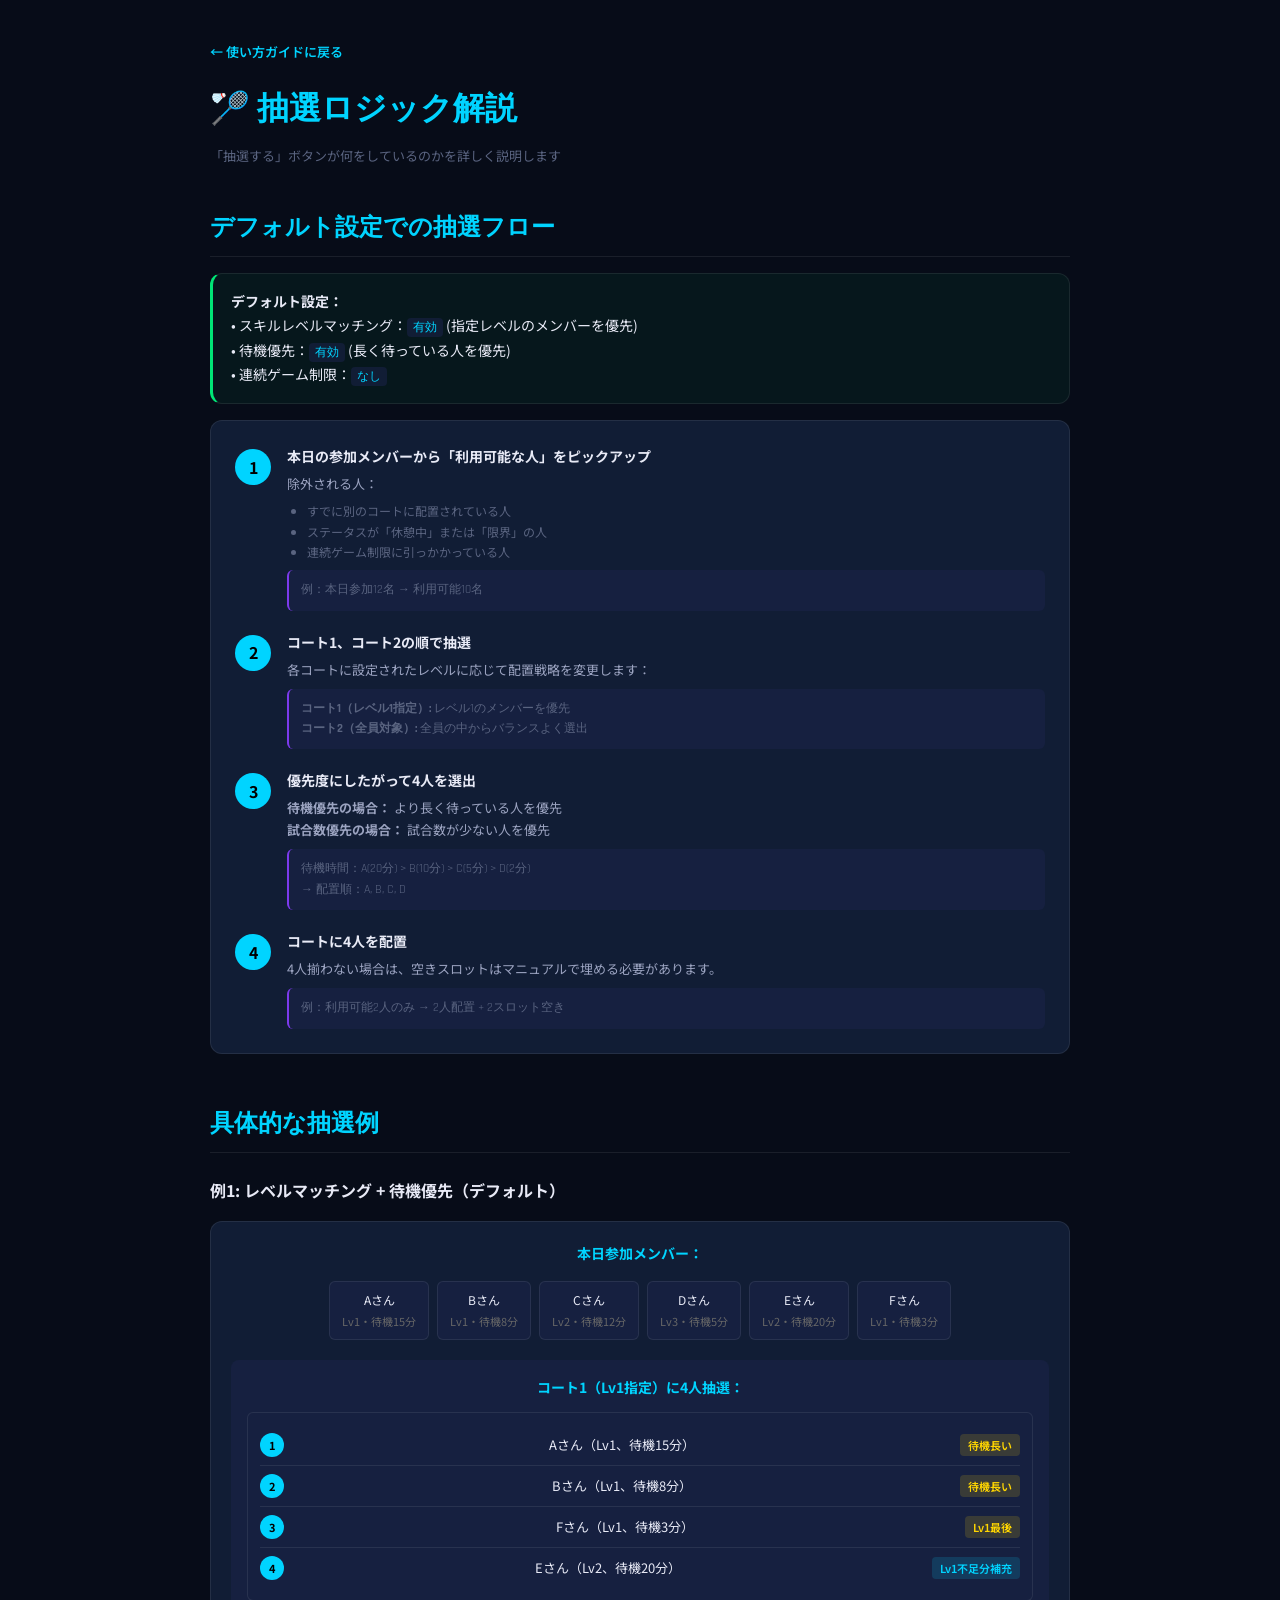
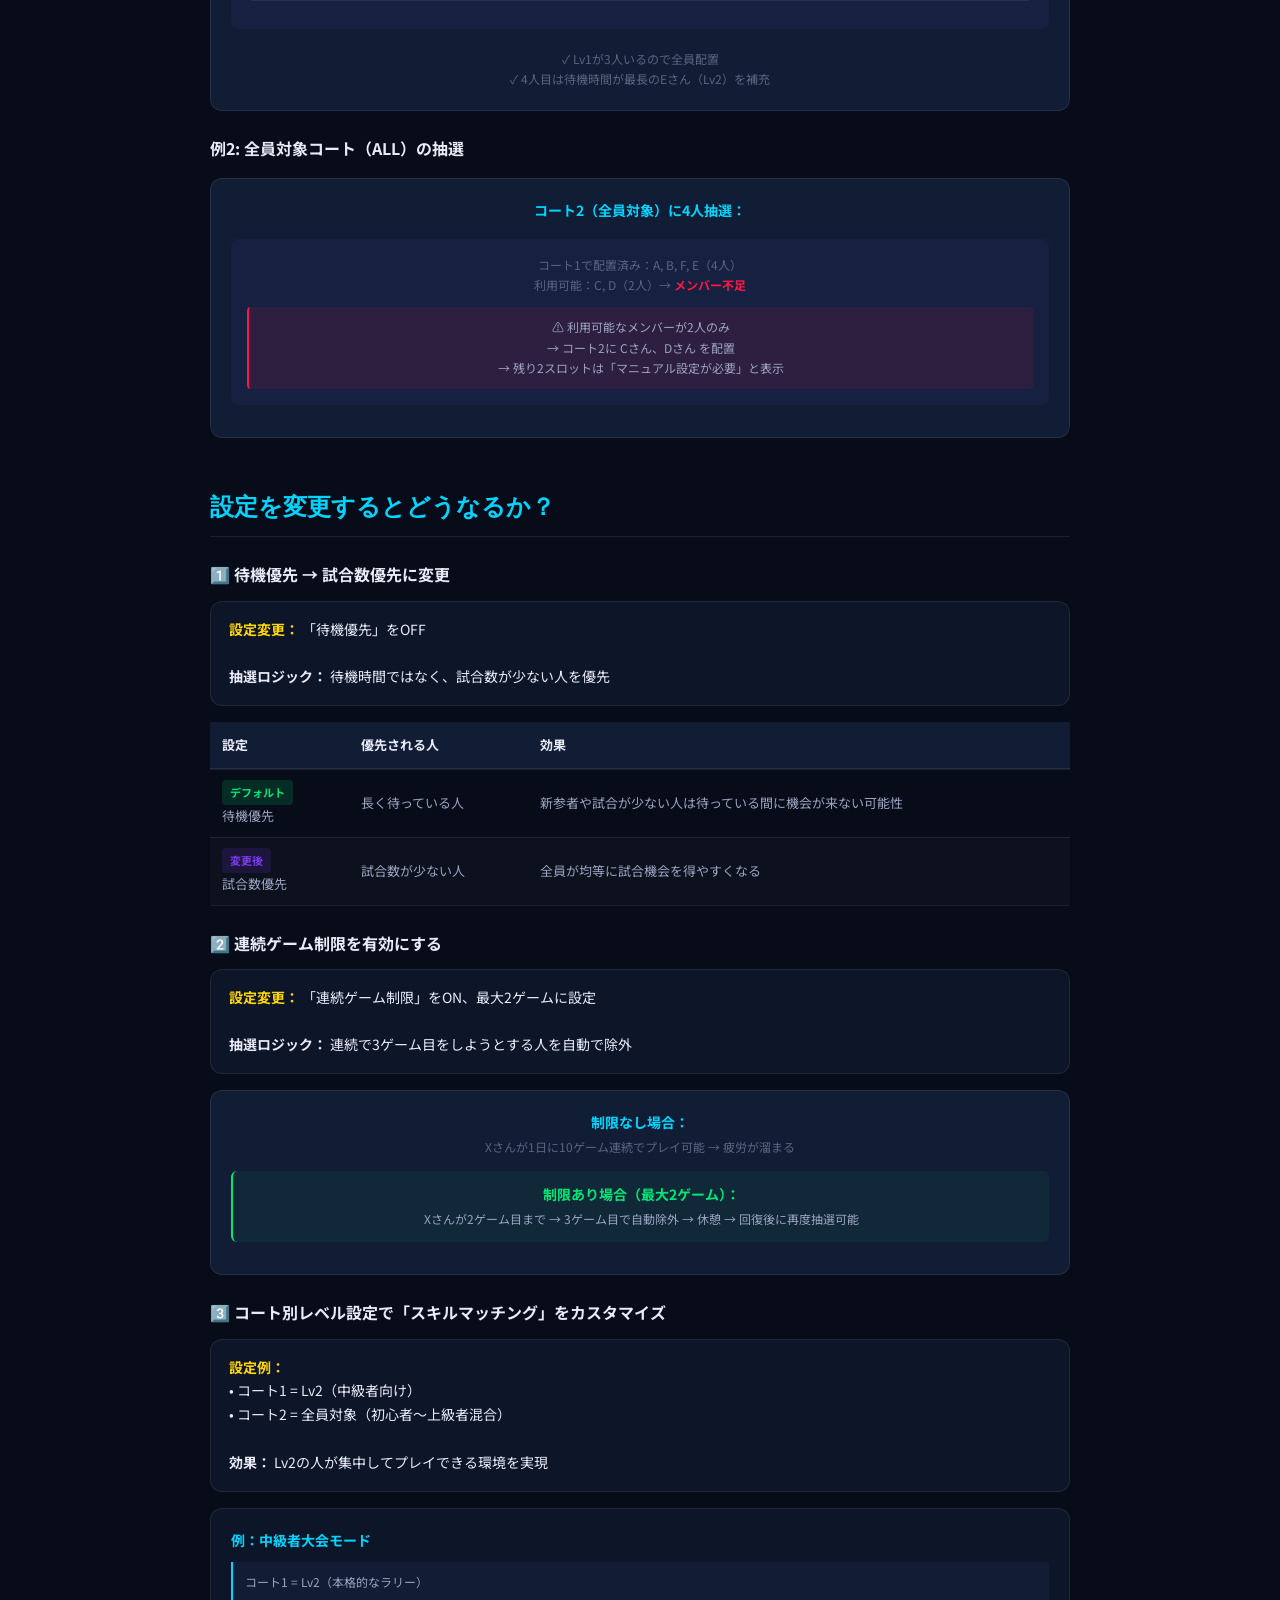
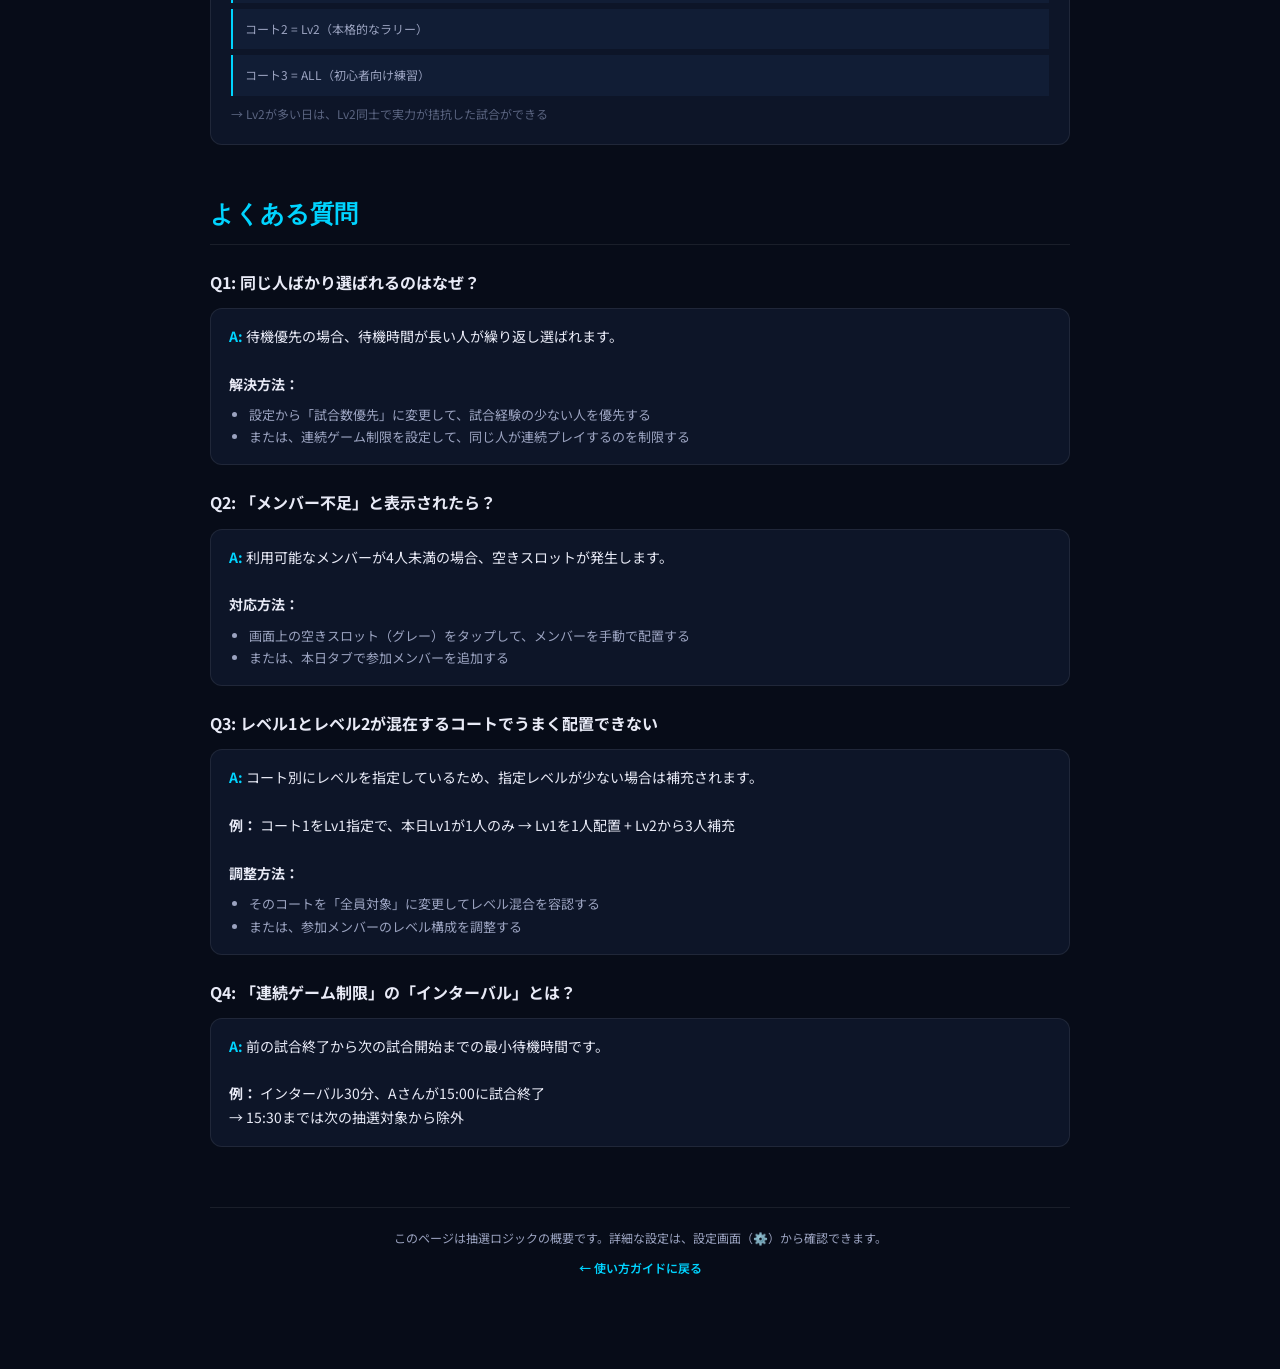
<file: drawing-logic.html>
<!DOCTYPE html>
<html lang="ja">
<head>
<meta charset="UTF-8">
<meta name="viewport" content="width=device-width, initial-scale=1.0">
<title>抽選ロジック解説 - Tachibana Badminton</title>
<link href="https://fonts.googleapis.com/css2?family=Noto+Sans+JP:wght@300;400;500;700&family=Rajdhani:wght@600;700&display=swap" rel="stylesheet">
<style>
:root {
  --bg: #070c18; --bg2: #0d1528; --bg3: #111d35; --bg4: #162040;
  --accent: #00d4ff; --accent2: #7c3aed; --green: #00e676; --red: #ff1744; --yellow: #ffd600;
  --text: #e8eaf6; --text2: #9ba3c0; --text3: #5a6480;
  --border: rgba(255,255,255,.08); --r: 12px;
}
* { box-sizing: border-box; margin: 0; padding: 0; }
body { background: var(--bg); color: var(--text); font-family: 'Noto Sans JP', sans-serif; font-size: 14px; line-height: 1.7; }
.container { max-width: 900px; margin: 0 auto; padding: 40px 20px; }
header { margin-bottom: 40px; }
h1 { font-family: 'Rajdhani', sans-serif; font-size: 32px; font-weight: 700; color: var(--accent); margin-bottom: 8px; }
.subtitle { color: var(--text3); font-size: 13px; margin-bottom: 20px; }
.back-link { display: inline-block; margin-bottom: 20px; color: var(--accent); text-decoration: none; font-size: 13px; font-weight: 600; }
.back-link:hover { text-decoration: underline; }

section { margin-bottom: 50px; }
h2 { font-family: 'Rajdhani', sans-serif; font-size: 24px; font-weight: 700; color: var(--accent); margin-bottom: 16px; padding-bottom: 8px; border-bottom: 1px solid var(--border); }
h3 { font-size: 16px; font-weight: 700; color: var(--text); margin: 24px 0 12px; }
p { color: var(--text2); margin-bottom: 10px; }

.card { background: var(--bg2); border: 1px solid var(--border); border-radius: var(--r); padding: 16px 18px; margin-bottom: 12px; }
.card.tip { border-left: 3px solid var(--accent); background: rgba(0,212,255,.05); }
.card.default { border-left: 3px solid var(--green); background: rgba(0,230,118,.05); }
.card.warning { border-left: 3px solid var(--yellow); background: rgba(255,214,0,.05); }

.flow-diagram { background: var(--bg3); border: 1px solid var(--border); border-radius: var(--r); padding: 24px; margin: 16px 0; }
.flow-step { display: flex; align-items: flex-start; gap: 16px; margin-bottom: 20px; }
.flow-step:last-child { margin-bottom: 0; }
.step-num { width: 36px; height: 36px; border-radius: 50%; background: var(--accent); color: #000; display: flex; align-items: center; justify-content: center; font-weight: 700; font-size: 16px; flex-shrink: 0; margin-top: 4px; }
.step-content { flex: 1; }
.step-title { font-weight: 700; color: var(--text); margin-bottom: 4px; font-size: 14px; }
.step-desc { color: var(--text2); font-size: 13px; }
.step-example { background: var(--bg4); border-left: 2px solid var(--accent2); padding: 10px 12px; margin-top: 8px; border-radius: 6px; font-size: 12px; color: var(--text3); font-family: 'Rajdhani', sans-serif; }

.comparison-table { width: 100%; border-collapse: collapse; margin: 16px 0; }
.comparison-table th { background: var(--bg3); padding: 12px; text-align: left; border-bottom: 2px solid var(--border); font-weight: 700; font-size: 13px; color: var(--text); }
.comparison-table td { padding: 10px 12px; border-bottom: 1px solid var(--border); color: var(--text2); font-size: 13px; }
.comparison-table tr:nth-child(even) { background: rgba(255,255,255,.02); }

.diagram { background: var(--bg3); border: 1px solid var(--border); border-radius: var(--r); padding: 20px; margin: 16px 0; text-align: center; }
.member-boxes { display: flex; flex-wrap: wrap; gap: 8px; justify-content: center; margin: 12px 0; }
.member-box { background: var(--bg4); border: 1px solid var(--border); border-radius: 6px; padding: 8px 12px; font-size: 12px; min-width: 80px; text-align: center; }
.member-box.selected { background: var(--accent); color: #000; font-weight: 700; border-color: var(--accent); }
.member-box.waiting { border: 2px dashed var(--yellow); color: var(--yellow); }
.member-box.blocked { opacity: 0.5; color: var(--text3); }

.arrow { color: var(--text3); font-size: 20px; margin: 0 8px; }
.priority-list { background: var(--bg4); border: 1px solid var(--border); border-radius: 6px; padding: 12px; margin: 12px 0; }
.priority-item { display: flex; align-items: center; gap: 10px; padding: 8px 0; border-bottom: 1px solid var(--border); font-size: 13px; }
.priority-item:last-child { border-bottom: none; }
.priority-num { width: 24px; height: 24px; border-radius: 50%; background: var(--accent); color: #000; display: flex; align-items: center; justify-content: center; font-weight: 700; font-size: 11px; flex-shrink: 0; }
.priority-name { flex: 1; }
.priority-badge { display: inline-block; padding: 2px 8px; border-radius: 4px; font-size: 11px; font-weight: 600; }
.priority-badge.wait { background: rgba(255,214,0,.15); color: var(--yellow); }
.priority-badge.games { background: rgba(0,212,255,.15); color: var(--accent); }

.examples-section { background: var(--bg2); border: 1px solid var(--border); border-radius: var(--r); padding: 20px; margin: 16px 0; }
.example { margin-bottom: 20px; }
.example:last-child { margin-bottom: 0; }
.example-title { font-weight: 700; color: var(--accent); margin-bottom: 10px; font-size: 14px; }
.example-item { background: var(--bg3); border-left: 2px solid var(--accent); padding: 10px 12px; margin-bottom: 6px; font-size: 12px; color: var(--text2); }

.tag { display: inline-block; padding: 3px 8px; border-radius: 4px; font-size: 11px; font-weight: 700; margin-right: 4px; }
.tag.default { background: rgba(0,230,118,.15); color: var(--green); }
.tag.custom { background: rgba(123,58,237,.15); color: var(--accent2); }

code { background: var(--bg3); padding: 2px 6px; border-radius: 4px; color: var(--accent); font-family: 'Rajdhani', monospace; font-size: 12px; }

@media(max-width:768px) { .container { padding: 20px 16px; } h1 { font-size: 24px; } h2 { font-size: 18px; } }
</style>
</head>
<body>

<div class="container">

<a href="manual.html" class="back-link">← 使い方ガイドに戻る</a>

<header>
  <h1>🏸 抽選ロジック解説</h1>
  <p class="subtitle">「抽選する」ボタンが何をしているのかを詳しく説明します</p>
</header>

<!-- ===== デフォルト設定での抽選 ===== -->
<section>
  <h2>デフォルト設定での抽選フロー</h2>
  
  <div class="card default">
    <strong>デフォルト設定：</strong><br>
    • スキルレベルマッチング：<code>有効</code> (指定レベルのメンバーを優先)<br>
    • 待機優先：<code>有効</code> (長く待っている人を優先)<br>
    • 連続ゲーム制限：<code>なし</code>
  </div>

  <div class="flow-diagram">
    <div class="flow-step">
      <div class="step-num">1</div>
      <div class="step-content">
        <div class="step-title">本日の参加メンバーから「利用可能な人」をピックアップ</div>
        <div class="step-desc">
          除外される人：
          <ul style="margin-top: 6px; margin-left: 20px; color: var(--text3); font-size: 12px;">
            <li>すでに別のコートに配置されている人</li>
            <li>ステータスが「休憩中」または「限界」の人</li>
            <li>連続ゲーム制限に引っかかっている人</li>
          </ul>
        </div>
        <div class="step-example">例：本日参加12名 → 利用可能10名</div>
      </div>
    </div>

    <div class="flow-step">
      <div class="step-num">2</div>
      <div class="step-content">
        <div class="step-title">コート1、コート2の順で抽選</div>
        <div class="step-desc">
          各コートに設定されたレベルに応じて配置戦略を変更します：
        </div>
        <div class="step-example">
          <strong>コート1（レベル1指定）:</strong> レベル1のメンバーを優先<br>
          <strong>コート2（全員対象）:</strong> 全員の中からバランスよく選出
        </div>
      </div>
    </div>

    <div class="flow-step">
      <div class="step-num">3</div>
      <div class="step-content">
        <div class="step-title">優先度にしたがって4人を選出</div>
        <div class="step-desc">
          <strong>待機優先の場合：</strong> より長く待っている人を優先<br>
          <strong>試合数優先の場合：</strong> 試合数が少ない人を優先
        </div>
        <div class="step-example">
          待機時間：A(20分) > B(10分) > C(5分) > D(2分)<br>
          → 配置順：A, B, C, D
        </div>
      </div>
    </div>

    <div class="flow-step">
      <div class="step-num">4</div>
      <div class="step-content">
        <div class="step-title">コートに4人を配置</div>
        <div class="step-desc">
          4人揃わない場合は、空きスロットはマニュアルで埋める必要があります。
        </div>
        <div class="step-example">例：利用可能2人のみ → 2人配置 + 2スロット空き</div>
      </div>
    </div>
  </div>
</section>

<!-- ===== 抽選例 ===== -->
<section>
  <h2>具体的な抽選例</h2>

  <h3>例1: レベルマッチング + 待機優先（デフォルト）</h3>
  <div class="diagram">
    <div style="margin-bottom: 16px;">
      <strong style="color: var(--accent);">本日参加メンバー：</strong>
    </div>
    <div class="member-boxes">
      <div class="member-box">Aさん<br><span style="font-size:11px;color:#666">Lv1・待機15分</span></div>
      <div class="member-box">Bさん<br><span style="font-size:11px;color:#666">Lv1・待機8分</span></div>
      <div class="member-box">Cさん<br><span style="font-size:11px;color:#666">Lv2・待機12分</span></div>
      <div class="member-box">Dさん<br><span style="font-size:11px;color:#666">Lv3・待機5分</span></div>
      <div class="member-box">Eさん<br><span style="font-size:11px;color:#666">Lv2・待機20分</span></div>
      <div class="member-box">Fさん<br><span style="font-size:11px;color:#666">Lv1・待機3分</span></div>
    </div>

    <div style="margin: 20px 0; padding: 16px; background: var(--bg4); border-radius: 8px;">
      <div style="margin-bottom: 12px;">
        <strong style="color: var(--accent);">コート1（Lv1指定）に4人抽選：</strong>
      </div>
      <div class="priority-list">
        <div class="priority-item">
          <div class="priority-num">1</div>
          <div class="priority-name">Aさん（Lv1、待機15分）</div>
          <div class="priority-badge wait">待機長い</div>
        </div>
        <div class="priority-item">
          <div class="priority-num">2</div>
          <div class="priority-name">Bさん（Lv1、待機8分）</div>
          <div class="priority-badge wait">待機長い</div>
        </div>
        <div class="priority-item">
          <div class="priority-num">3</div>
          <div class="priority-name">Fさん（Lv1、待機3分）</div>
          <div class="priority-badge wait">Lv1最後</div>
        </div>
        <div class="priority-item">
          <div class="priority-num">4</div>
          <div class="priority-name">Eさん（Lv2、待機20分）</div>
          <div class="priority-badge games">Lv1不足分補充</div>
        </div>
      </div>
    </div>

    <div style="margin-top: 12px; color: var(--text3); font-size: 12px;">
      ✓ Lv1が3人いるので全員配置<br>
      ✓ 4人目は待機時間が最長のEさん（Lv2）を補充
    </div>
  </div>

  <h3>例2: 全員対象コート（ALL）の抽選</h3>
  <div class="diagram">
    <div style="margin-bottom: 16px;">
      <strong style="color: var(--accent);">コート2（全員対象）に4人抽選：</strong>
    </div>
    <div style="background: var(--bg4); border-radius: 8px; padding: 16px; margin: 12px 0;">
      <div style="font-size: 12px; color: var(--text3); margin-bottom: 12px;">
        コート1で配置済み：A, B, F, E（4人）<br>
        利用可能：C, D（2人）→ <strong style="color: var(--red);">メンバー不足</strong>
      </div>
      <div style="padding: 10px; background: rgba(255,23,68,.1); border-left: 2px solid var(--red); border-radius: 4px; color: var(--text2); font-size: 12px;">
        ⚠️ 利用可能なメンバーが2人のみ<br>
        → コート2に Cさん、Dさん を配置<br>
        → 残り2スロットは「マニュアル設定が必要」と表示
      </div>
    </div>
  </div>
</section>

<!-- ===== 設定による変化 ===== -->
<section>
  <h2>設定を変更するとどうなるか？</h2>

  <h3>1️⃣ 待機優先 → 試合数優先に変更</h3>
  <div class="card">
    <strong style="color: var(--yellow);">設定変更：</strong> 「待機優先」をOFF<br><br>
    <strong style="color: var(--text);">抽選ロジック：</strong> 待機時間ではなく、試合数が少ない人を優先
  </div>

  <table class="comparison-table">
    <thead>
      <tr>
        <th>設定</th>
        <th>優先される人</th>
        <th>効果</th>
      </tr>
    </thead>
    <tbody>
      <tr>
        <td><span class="tag default">デフォルト</span><br>待機優先</td>
        <td>長く待っている人</td>
        <td>新参者や試合が少ない人は待っている間に機会が来ない可能性</td>
      </tr>
      <tr>
        <td><span class="tag custom">変更後</span><br>試合数優先</td>
        <td>試合数が少ない人</td>
        <td>全員が均等に試合機会を得やすくなる</td>
      </tr>
    </tbody>
  </table>

  <h3>2️⃣ 連続ゲーム制限を有効にする</h3>
  <div class="card">
    <strong style="color: var(--yellow);">設定変更：</strong> 「連続ゲーム制限」をON、最大2ゲームに設定<br><br>
    <strong style="color: var(--text);">抽選ロジック：</strong> 連続で3ゲーム目をしようとする人を自動で除外
  </div>

  <div class="diagram">
    <div style="margin-bottom: 12px;">
      <strong style="color: var(--accent);">制限なし場合：</strong><br>
      <span style="color: var(--text3); font-size: 12px;">Xさんが1日に10ゲーム連続でプレイ可能 → 疲労が溜まる</span>
    </div>
    <div style="background: rgba(0,230,118,.05); border-left: 2px solid var(--green); border-radius: 6px; padding: 12px; margin-bottom: 12px;">
      <strong style="color: var(--green);">制限あり場合（最大2ゲーム）：</strong><br>
      <span style="color: var(--text2); font-size: 12px;">Xさんが2ゲーム目まで → 3ゲーム目で自動除外 → 休憩 → 回復後に再度抽選可能</span>
    </div>
  </div>

  <h3>3️⃣ コート別レベル設定で「スキルマッチング」をカスタマイズ</h3>
  <div class="card">
    <strong style="color: var(--yellow);">設定例：</strong><br>
    • コート1 = Lv2（中級者向け）<br>
    • コート2 = 全員対象（初心者〜上級者混合）<br><br>
    <strong style="color: var(--text);">効果：</strong> Lv2の人が集中してプレイできる環境を実現
  </div>

  <div class="examples-section">
    <div class="example">
      <div class="example-title">例：中級者大会モード</div>
      <div class="example-item">コート1 = Lv2（本格的なラリー）</div>
      <div class="example-item">コート2 = Lv2（本格的なラリー）</div>
      <div class="example-item">コート3 = ALL（初心者向け練習）</div>
      <div style="margin-top: 8px; color: var(--text3); font-size: 12px;">
        → Lv2が多い日は、Lv2同士で実力が拮抗した試合ができる
      </div>
    </div>
  </div>
</section>

<!-- ===== よくある質問 ===== -->
<section>
  <h2>よくある質問</h2>

  <h3>Q1: 同じ人ばかり選ばれるのはなぜ？</h3>
  <div class="card">
    <strong style="color: var(--accent);">A:</strong> 待機優先の場合、待機時間が長い人が繰り返し選ばれます。<br><br>
    <strong>解決方法：</strong>
    <ul style="margin-top: 8px; margin-left: 20px; color: var(--text2); font-size: 13px;">
      <li>設定から「試合数優先」に変更して、試合経験の少ない人を優先する</li>
      <li>または、連続ゲーム制限を設定して、同じ人が連続プレイするのを制限する</li>
    </ul>
  </div>

  <h3>Q2: 「メンバー不足」と表示されたら？</h3>
  <div class="card">
    <strong style="color: var(--accent);">A:</strong> 利用可能なメンバーが4人未満の場合、空きスロットが発生します。<br><br>
    <strong>対応方法：</strong>
    <ul style="margin-top: 8px; margin-left: 20px; color: var(--text2); font-size: 13px;">
      <li>画面上の空きスロット（グレー）をタップして、メンバーを手動で配置する</li>
      <li>または、本日タブで参加メンバーを追加する</li>
    </ul>
  </div>

  <h3>Q3: レベル1とレベル2が混在するコートでうまく配置できない</h3>
  <div class="card">
    <strong style="color: var(--accent);">A:</strong> コート別にレベルを指定しているため、指定レベルが少ない場合は補充されます。<br><br>
    <strong>例：</strong> コート1をLv1指定で、本日Lv1が1人のみ → Lv1を1人配置 + Lv2から3人補充<br><br>
    <strong>調整方法：</strong>
    <ul style="margin-top: 8px; margin-left: 20px; color: var(--text2); font-size: 13px;">
      <li>そのコートを「全員対象」に変更してレベル混合を容認する</li>
      <li>または、参加メンバーのレベル構成を調整する</li>
    </ul>
  </div>

  <h3>Q4: 「連続ゲーム制限」の「インターバル」とは？</h3>
  <div class="card">
    <strong style="color: var(--accent);">A:</strong> 前の試合終了から次の試合開始までの最小待機時間です。<br><br>
    <strong>例：</strong> インターバル30分、Aさんが15:00に試合終了<br>
    → 15:30までは次の抽選対象から除外
  </div>
</section>

<!-- ===== フッター ===== -->
<section style="margin-top: 60px; padding-top: 20px; border-top: 1px solid var(--border); text-align: center; color: var(--text3); font-size: 12px;">
  <p>このページは抽選ロジックの概要です。詳細な設定は、設定画面（⚙️）から確認できます。</p>
  <a href="manual.html" style="color: var(--accent); text-decoration: none; font-weight: 600;">← 使い方ガイドに戻る</a>
</section>

</div>

</body>
</html>
</file>
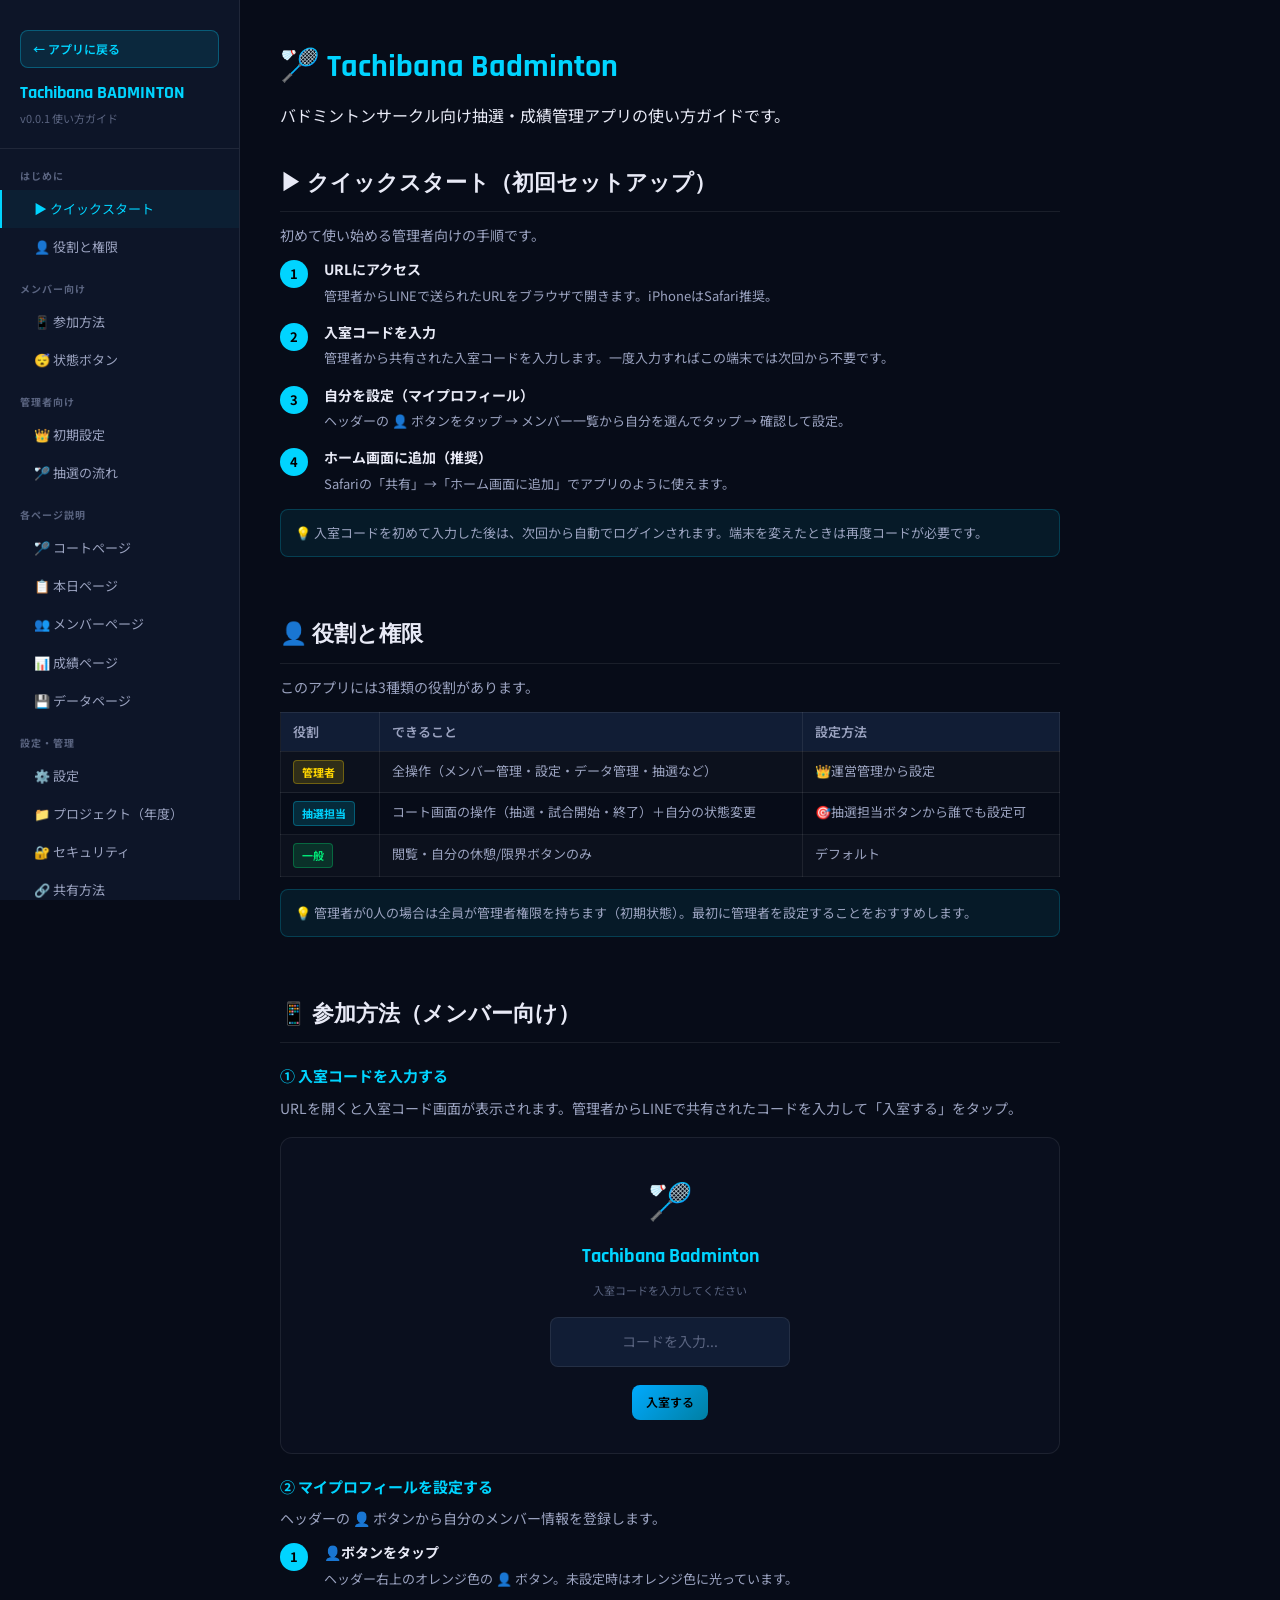
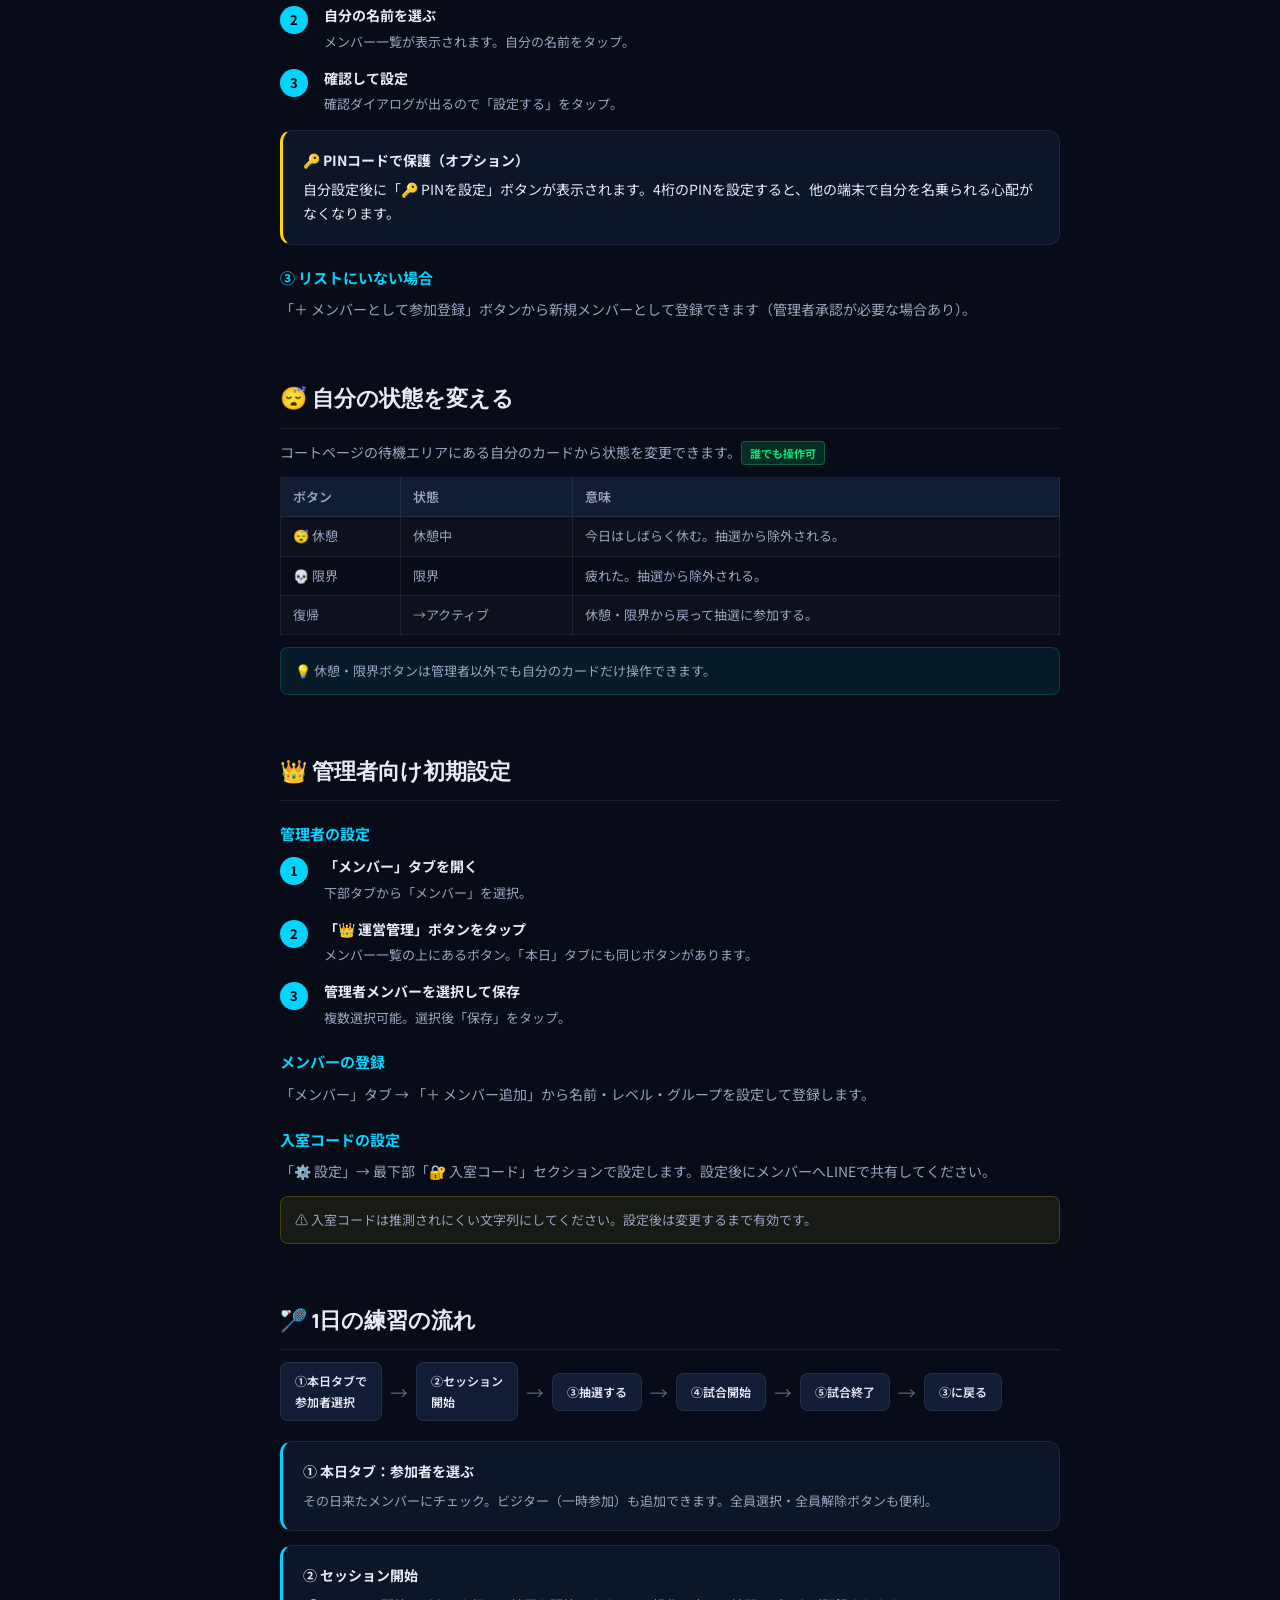
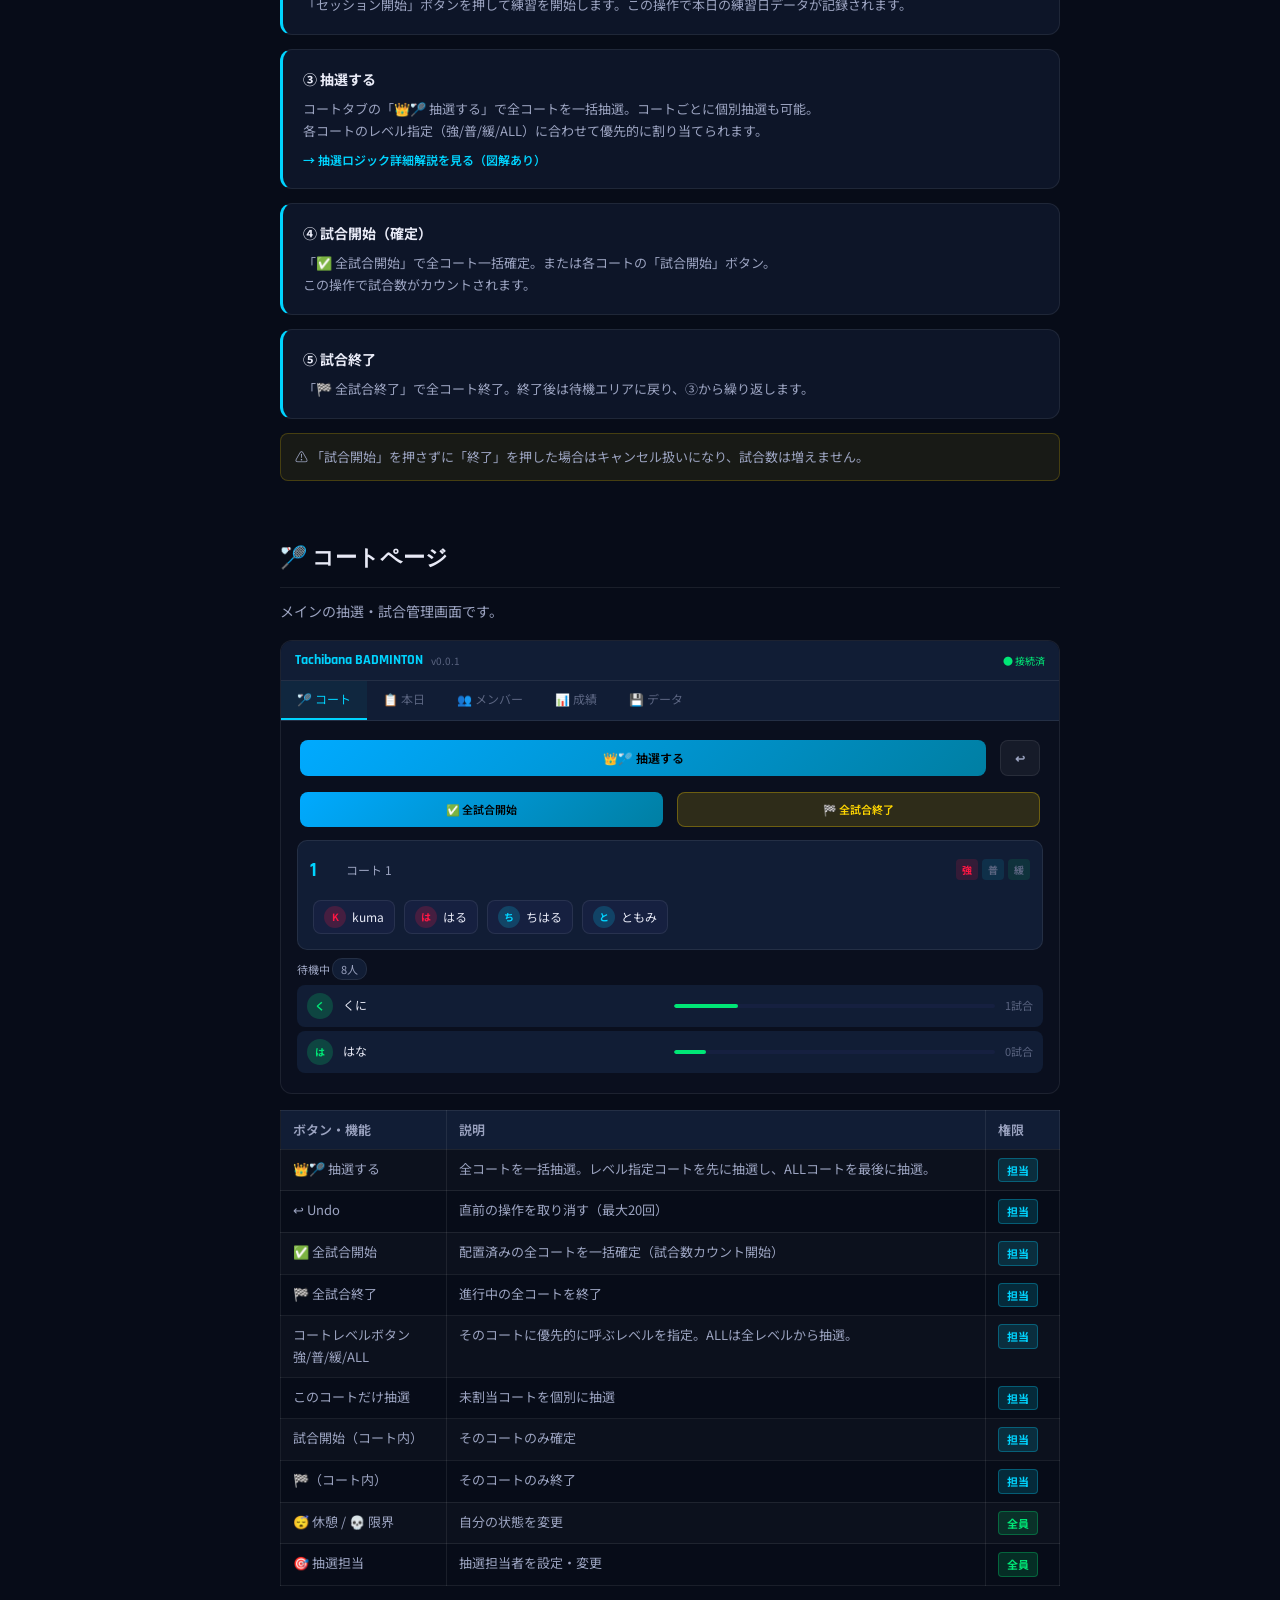
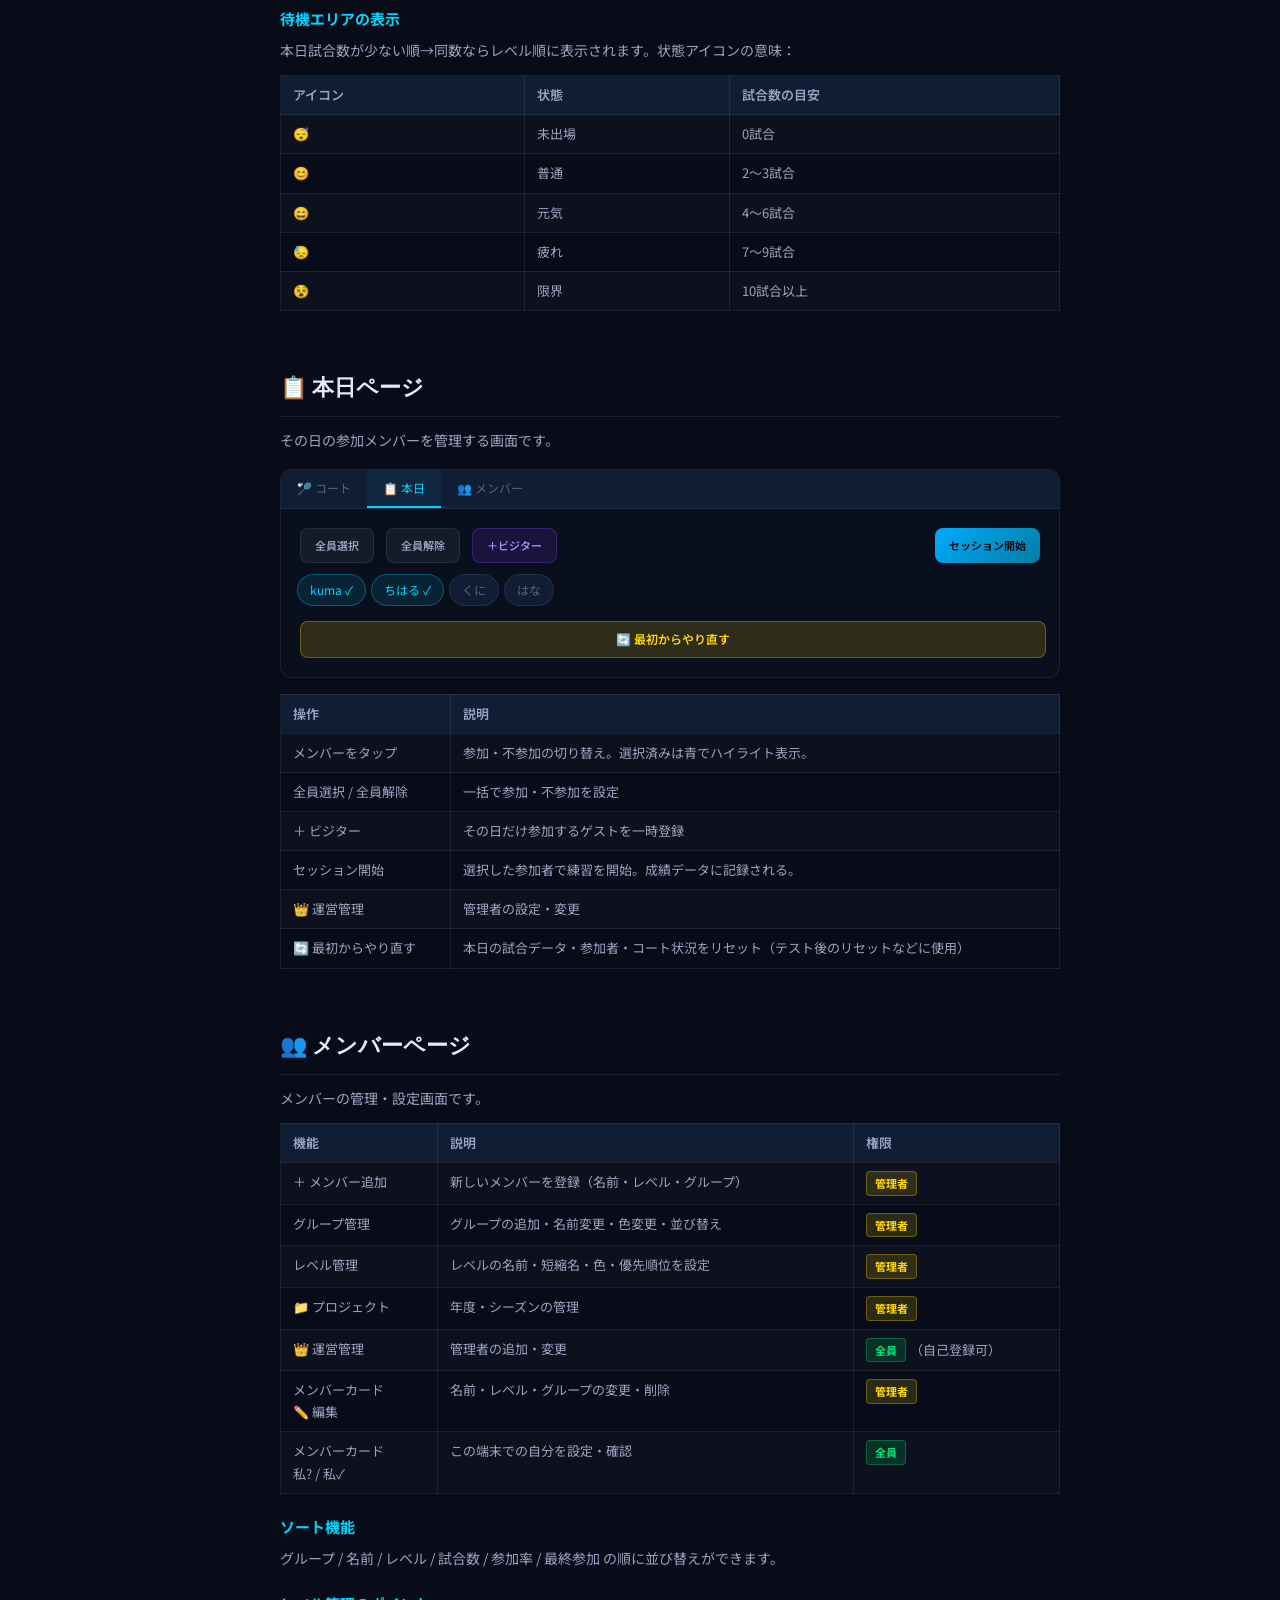
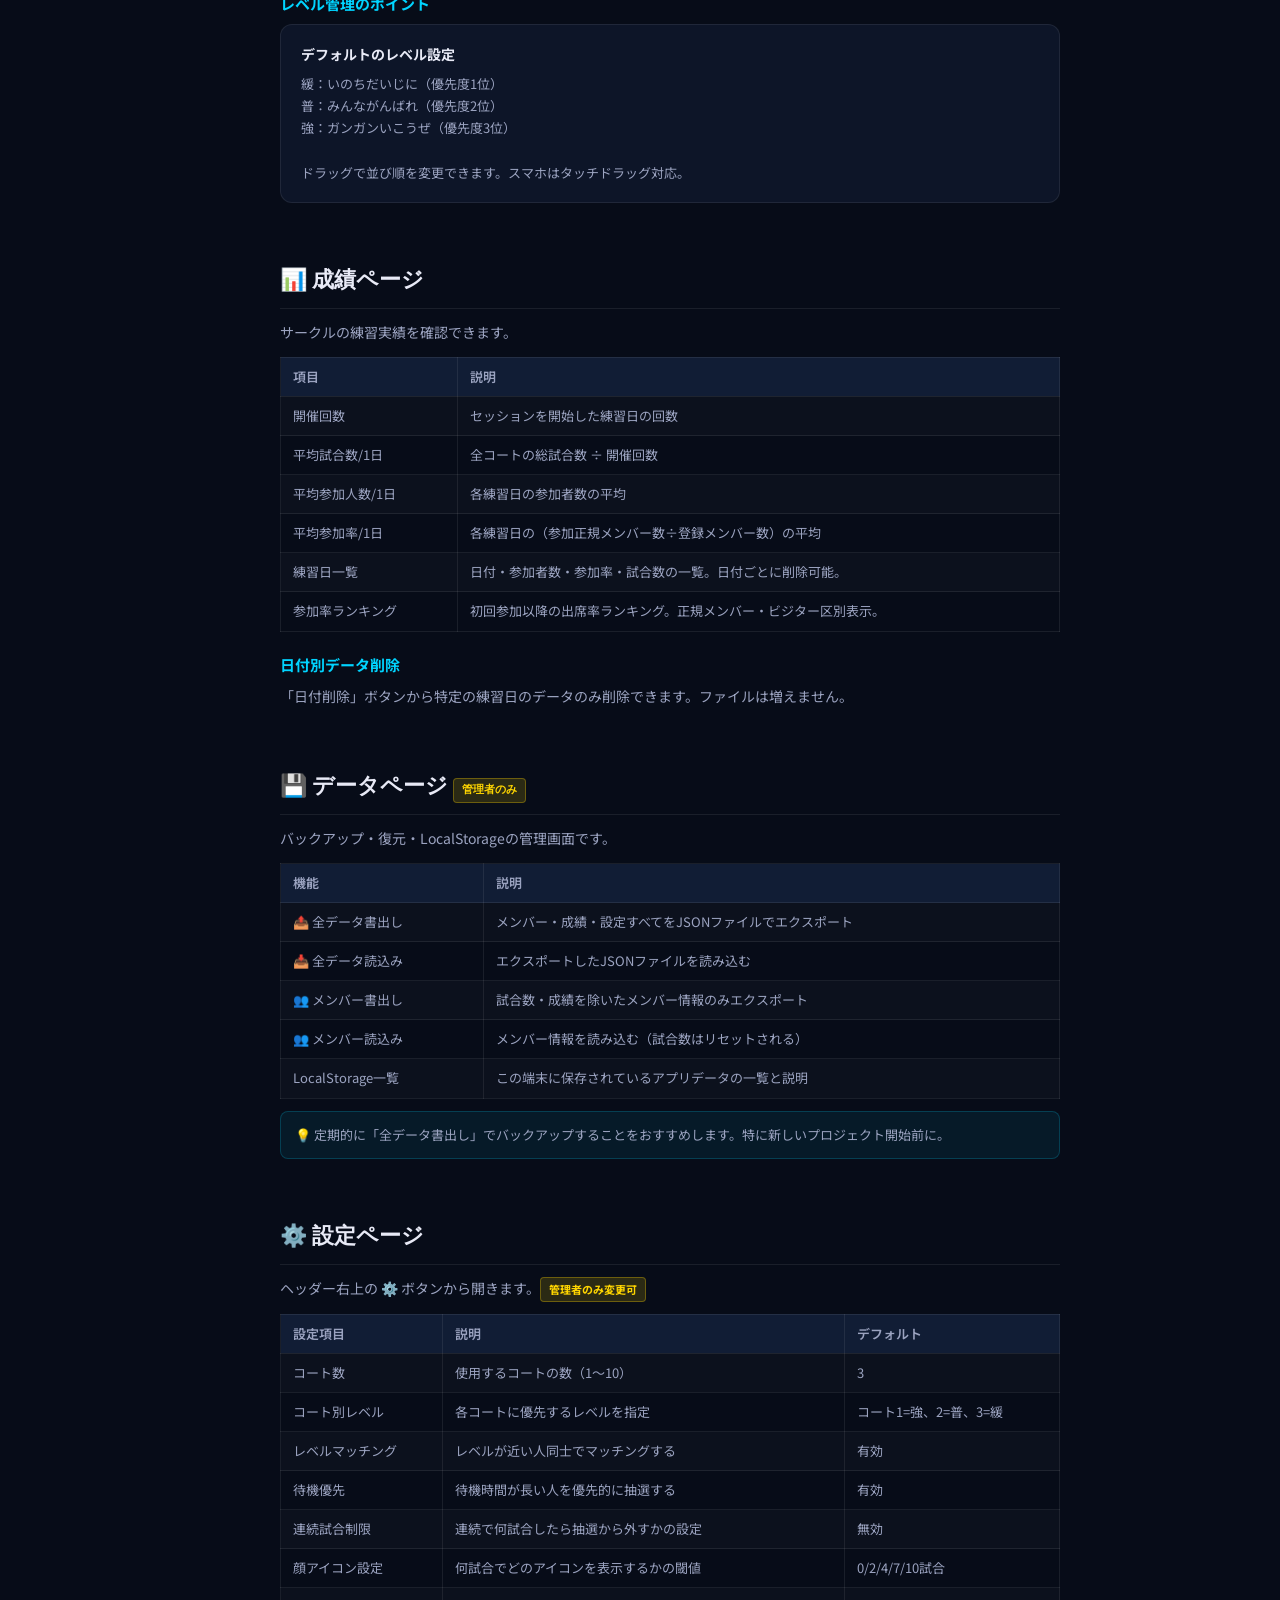
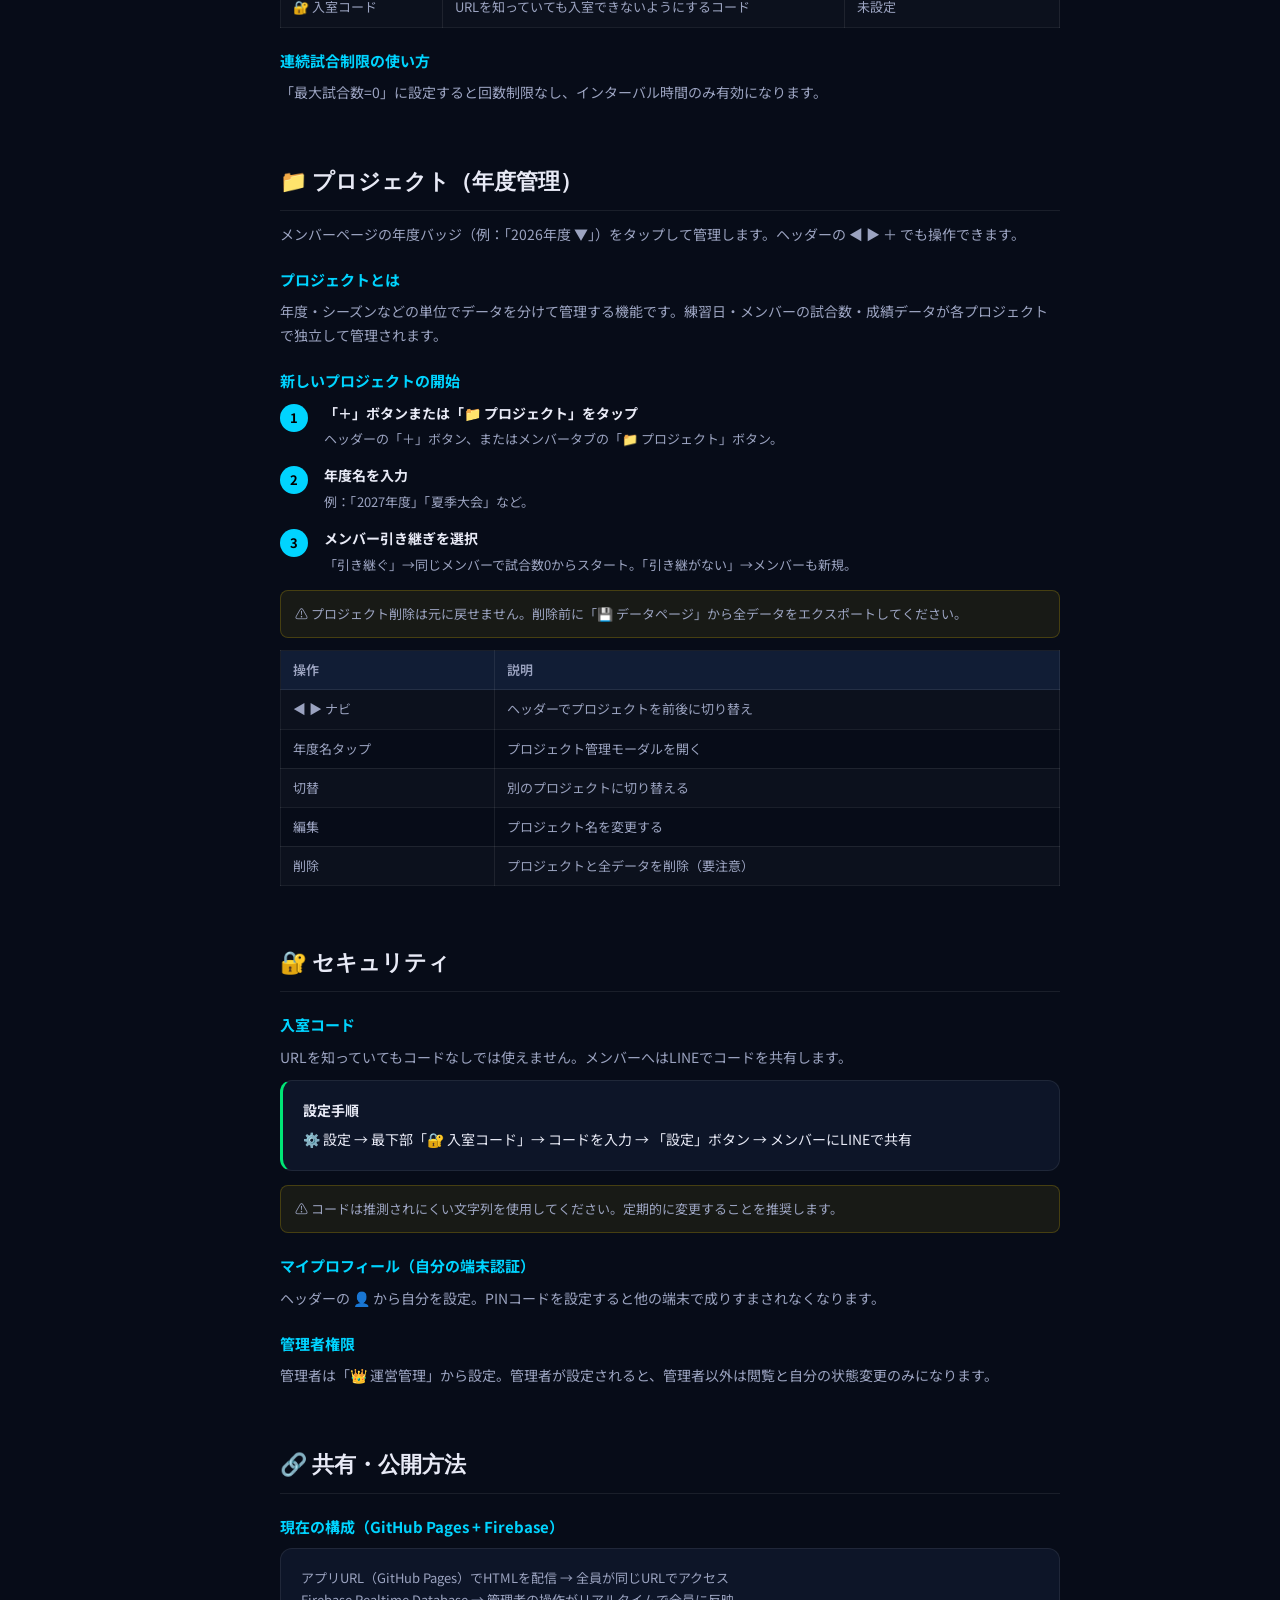
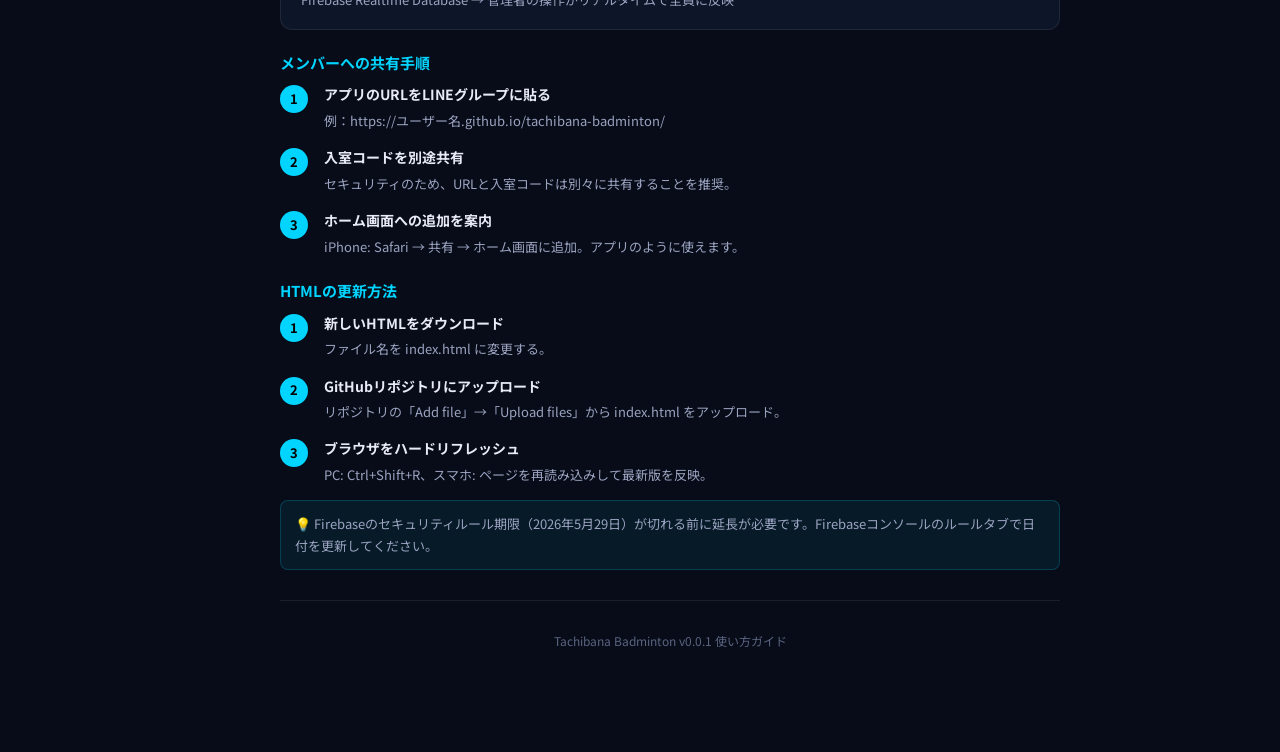
<file: manual.html>
<!DOCTYPE html>
<html lang="ja">
<head>
<meta charset="UTF-8">
<meta name="viewport" content="width=device-width, initial-scale=1.0">
<title>Tachibana Badminton v0.0.1 - 使い方ガイド</title>
<link href="https://fonts.googleapis.com/css2?family=Noto+Sans+JP:wght@300;400;500;700&family=Rajdhani:wght@600;700&display=swap" rel="stylesheet">
<style>
:root {
  --bg: #070c18; --bg2: #0d1528; --bg3: #111d35; --bg4: #162040;
  --accent: #00d4ff; --accent2: #7c3aed; --green: #00e676; --red: #ff1744; --yellow: #ffd600;
  --text: #e8eaf6; --text2: #9ba3c0; --text3: #5a6480;
  --border: rgba(255,255,255,.08); --r: 12px;
}
* { box-sizing: border-box; margin: 0; padding: 0; }
body { background: var(--bg); color: var(--text); font-family: 'Noto Sans JP', sans-serif; font-size: 14px; line-height: 1.7; }
/* Layout */
.sidebar { position: fixed; top: 0; left: 0; width: 240px; height: 100vh; background: var(--bg2); border-right: 1px solid var(--border); overflow-y: auto; padding: 20px 0; z-index: 100; }
.main { margin-left: 240px; padding: 40px; max-width: 860px; }
@media(max-width:768px){ .sidebar{display:none} .main{margin-left:0;padding:20px} }
/* Sidebar */
.sidebar-logo { padding: 0 20px 20px; border-bottom: 1px solid var(--border); margin-bottom: 12px; }
.sidebar-logo .title { font-family: 'Rajdhani', sans-serif; font-size: 18px; font-weight: 700; color: var(--accent); }
.sidebar-logo .ver { font-size: 11px; color: var(--text3); }
.nav-section { padding: 6px 20px; font-size: 10px; font-weight: 700; color: var(--text3); letter-spacing: 1px; text-transform: uppercase; margin-top: 8px; }
.nav-item { display: block; padding: 8px 20px 8px 32px; font-size: 13px; color: var(--text2); text-decoration: none; border-left: 2px solid transparent; transition: all .2s; }
.nav-item:hover, .nav-item.active { color: var(--accent); border-left-color: var(--accent); background: rgba(0,212,255,.05); }
/* Sections */
section { margin-bottom: 60px; scroll-margin-top: 40px; }
h1 { font-family: 'Rajdhani', sans-serif; font-size: 32px; font-weight: 700; color: var(--accent); margin-bottom: 8px; }
h2 { font-family: 'Rajdhani', sans-serif; font-size: 22px; font-weight: 700; color: var(--text); margin: 36px 0 12px; padding-bottom: 8px; border-bottom: 1px solid var(--border); }
h3 { font-size: 15px; font-weight: 700; color: var(--accent); margin: 20px 0 8px; }
p { color: var(--text2); margin-bottom: 10px; }
/* Cards */
.card { background: var(--bg2); border: 1px solid var(--border); border-radius: var(--r); padding: 18px 20px; margin-bottom: 14px; }
.card.accent { border-left: 3px solid var(--accent); }
.card.green { border-left: 3px solid var(--green); }
.card.yellow { border-left: 3px solid var(--yellow); }
.card.red { border-left: 3px solid var(--red); }
.card-title { font-weight: 700; color: var(--text); margin-bottom: 6px; font-size: 14px; }
/* Steps */
.steps { counter-reset: step; }
.step { display: flex; gap: 16px; margin-bottom: 14px; align-items: flex-start; }
.step-num { counter-increment: step; width: 28px; height: 28px; border-radius: 50%; background: var(--accent); color: #000; display: flex; align-items: center; justify-content: center; font-weight: 700; font-size: 13px; flex-shrink: 0; margin-top: 2px; }
.step-body { flex: 1; }
.step-title { font-weight: 700; color: var(--text); margin-bottom: 3px; }
.step-desc { color: var(--text2); font-size: 13px; }
/* Tags */
.tag { display: inline-block; padding: 2px 8px; border-radius: 4px; font-size: 11px; font-weight: 700; margin-right: 4px; }
.tag.admin { background: rgba(255,214,0,.15); color: var(--yellow); border: 1px solid rgba(255,214,0,.3); }
.tag.anyone { background: rgba(0,230,118,.15); color: var(--green); border: 1px solid rgba(0,230,118,.3); }
.tag.officer { background: rgba(0,212,255,.15); color: var(--accent); border: 1px solid rgba(0,212,255,.3); }
/* Screen mockups */
.mockup { background: #0a0f1e; border: 1px solid var(--border); border-radius: var(--r); overflow: hidden; margin: 16px 0; }
.mockup-bar { background: var(--bg3); padding: 8px 14px; display: flex; align-items: center; gap: 8px; border-bottom: 1px solid var(--border); }
.mockup-bar .logo { font-family: 'Rajdhani', sans-serif; font-size: 14px; font-weight: 700; color: var(--accent); }
.mockup-bar .ver { font-size: 10px; color: var(--text3); }
.mockup-tabs { display: flex; background: var(--bg3); border-bottom: 1px solid var(--border); }
.mockup-tab { padding: 8px 16px; font-size: 12px; color: var(--text3); border-bottom: 2px solid transparent; cursor: default; }
.mockup-tab.active { color: var(--accent); border-bottom-color: var(--accent); background: rgba(0,212,255,.05); }
.mockup-body { padding: 16px; }
.m-btn { display: inline-flex; align-items: center; gap: 4px; padding: 7px 14px; border-radius: 8px; font-size: 12px; font-weight: 600; margin: 3px; cursor: default; }
.m-btn.primary { background: linear-gradient(135deg, #0af, #007fa3); color: #000; }
.m-btn.ghost { background: rgba(255,255,255,.05); border: 1px solid var(--border); color: var(--text2); }
.m-btn.warn { background: rgba(255,214,0,.15); border: 1px solid rgba(255,214,0,.3); color: var(--yellow); }
.m-btn.danger { background: rgba(255,23,68,.15); border: 1px solid rgba(255,23,68,.3); color: var(--red); }
.m-court { background: var(--bg3); border: 1px solid var(--border); border-radius: 10px; padding: 12px; margin-bottom: 8px; }
.m-court-hd { display: flex; align-items: center; gap: 8px; margin-bottom: 10px; }
.m-court-num { font-family: 'Rajdhani', sans-serif; font-size: 20px; font-weight: 700; color: var(--accent); width: 28px; }
.m-court-lvl { font-size: 10px; padding: 2px 6px; border-radius: 4px; font-weight: 700; }
.m-player { display: inline-flex; align-items: center; gap: 6px; background: var(--bg4); border: 1px solid var(--border); border-radius: 8px; padding: 5px 10px; margin: 3px; font-size: 12px; }
.m-avatar { width: 22px; height: 22px; border-radius: 50%; display: inline-flex; align-items: center; justify-content: center; font-size: 10px; font-weight: 700; }
.m-wait { background: var(--bg3); border-radius: 8px; padding: 8px 10px; margin-bottom: 4px; display: flex; align-items: center; gap: 10px; font-size: 12px; }
.m-bar-bg { flex: 1; height: 4px; background: var(--bg4); border-radius: 2px; overflow: hidden; }
.m-bar { height: 100%; border-radius: 2px; }
/* Table */
table { width: 100%; border-collapse: collapse; margin: 12px 0; font-size: 13px; }
th { background: var(--bg3); color: var(--text2); padding: 8px 12px; text-align: left; font-weight: 600; border: 1px solid var(--border); }
td { padding: 8px 12px; border: 1px solid var(--border); color: var(--text2); vertical-align: top; }
tr:nth-child(even) td { background: rgba(255,255,255,.02); }
/* Tip box */
.tip { background: rgba(0,212,255,.07); border: 1px solid rgba(0,212,255,.2); border-radius: 8px; padding: 12px 14px; margin: 12px 0; font-size: 13px; color: var(--text2); }
.tip::before { content: '💡 '; }
.warn-box { background: rgba(255,214,0,.07); border: 1px solid rgba(255,214,0,.2); border-radius: 8px; padding: 12px 14px; margin: 12px 0; font-size: 13px; color: var(--text2); }
.warn-box::before { content: '⚠️ '; }
/* Divider */
.div { height: 1px; background: var(--border); margin: 30px 0; }
/* Flow */
.flow { display: flex; flex-wrap: wrap; gap: 0; align-items: center; margin: 12px 0; }
.flow-item { background: var(--bg3); border: 1px solid var(--border); border-radius: 8px; padding: 8px 14px; font-size: 12px; font-weight: 600; color: var(--text); }
.flow-arrow { color: var(--text3); padding: 0 8px; font-size: 18px; }
</style>
</head>
<body>

<!-- SIDEBAR -->
<div style="display:none;position:fixed;top:0;left:0;right:0;z-index:200;background:var(--bg2);border-bottom:1px solid var(--border);padding:10px 16px" id="mobile-topbar">
  <a href="index.html" style="color:var(--accent);text-decoration:none;font-size:13px;font-weight:600">← アプリに戻る</a>
  <span style="margin-left:12px;color:var(--text3);font-size:12px">Tachibana Badminton 使い方ガイド</span>
</div>
<style>@media(max-width:768px){#mobile-topbar{display:flex!important;align-items:center;} .main{padding-top:52px!important;}}</style>
<nav class="sidebar">
  <div style="padding:10px 20px 0">
    <a href="index.html" style="display:flex;align-items:center;gap:6px;background:rgba(0,212,255,.1);border:1px solid rgba(0,212,255,.3);border-radius:8px;padding:8px 12px;text-decoration:none;color:var(--accent);font-size:12px;font-weight:600">
      ← アプリに戻る
    </a>
  </div>
  <div class="sidebar-logo" style="margin-top:10px">
    <div class="title">Tachibana BADMINTON</div>
    <div class="ver">v0.0.1 使い方ガイド</div>
  </div>
  <div class="nav-section">はじめに</div>
  <a href="#quickstart" class="nav-item">▶ クイックスタート</a>
  <a href="#roles" class="nav-item">👤 役割と権限</a>
  <div class="nav-section">メンバー向け</div>
  <a href="#join" class="nav-item">📱 参加方法</a>
  <a href="#status" class="nav-item">😴 状態ボタン</a>
  <div class="nav-section">管理者向け</div>
  <a href="#admin-setup" class="nav-item">👑 初期設定</a>
  <a href="#draw" class="nav-item">🏸 抽選の流れ</a>
  <div class="nav-section">各ページ説明</div>
  <a href="#page-court" class="nav-item">🏸 コートページ</a>
  <a href="#page-today" class="nav-item">📋 本日ページ</a>
  <a href="#page-member" class="nav-item">👥 メンバーページ</a>
  <a href="#page-stats" class="nav-item">📊 成績ページ</a>
  <a href="#page-data" class="nav-item">💾 データページ</a>
  <div class="nav-section">設定・管理</div>
  <a href="#settings" class="nav-item">⚙️ 設定</a>
  <a href="#project" class="nav-item">📁 プロジェクト（年度）</a>
  <a href="#security" class="nav-item">🔐 セキュリティ</a>
  <a href="#share" class="nav-item">🔗 共有方法</a>
</nav>

<!-- MAIN -->
<main class="main">

<!-- ══════════ QUICK START ══════════ -->
<section id="quickstart">
<h1>🏸 Tachibana Badminton</h1>
<p style="font-size:16px;color:var(--text);margin-bottom:20px">バドミントンサークル向け抽選・成績管理アプリの使い方ガイドです。</p>

<h2>▶ クイックスタート（初回セットアップ）</h2>
<p>初めて使い始める管理者向けの手順です。</p>

<div class="steps">
  <div class="step"><div class="step-num">1</div><div class="step-body"><div class="step-title">URLにアクセス</div><div class="step-desc">管理者からLINEで送られたURLをブラウザで開きます。iPhoneはSafari推奨。</div></div></div>
  <div class="step"><div class="step-num">2</div><div class="step-body"><div class="step-title">入室コードを入力</div><div class="step-desc">管理者から共有された入室コードを入力します。一度入力すればこの端末では次回から不要です。</div></div></div>
  <div class="step"><div class="step-num">3</div><div class="step-body"><div class="step-title">自分を設定（マイプロフィール）</div><div class="step-desc">ヘッダーの 👤 ボタンをタップ → メンバー一覧から自分を選んでタップ → 確認して設定。</div></div></div>
  <div class="step"><div class="step-num">4</div><div class="step-body"><div class="step-title">ホーム画面に追加（推奨）</div><div class="step-desc">Safariの「共有」→「ホーム画面に追加」でアプリのように使えます。</div></div></div>
</div>

<div class="tip">入室コードを初めて入力した後は、次回から自動でログインされます。端末を変えたときは再度コードが必要です。</div>
</section>

<!-- ══════════ ROLES ══════════ -->
<section id="roles">
<h2>👤 役割と権限</h2>
<p>このアプリには3種類の役割があります。</p>

<table>
<tr><th>役割</th><th>できること</th><th>設定方法</th></tr>
<tr><td><span class="tag admin">管理者</span></td><td>全操作（メンバー管理・設定・データ管理・抽選など）</td><td>👑運営管理から設定</td></tr>
<tr><td><span class="tag officer">抽選担当</span></td><td>コート画面の操作（抽選・試合開始・終了）＋自分の状態変更</td><td>🎯抽選担当ボタンから誰でも設定可</td></tr>
<tr><td><span class="tag anyone">一般</span></td><td>閲覧・自分の休憩/限界ボタンのみ</td><td>デフォルト</td></tr>
</table>

<div class="tip">管理者が0人の場合は全員が管理者権限を持ちます（初期状態）。最初に管理者を設定することをおすすめします。</div>
</section>

<!-- ══════════ JOIN ══════════ -->
<section id="join">
<h2>📱 参加方法（メンバー向け）</h2>

<h3>① 入室コードを入力する</h3>
<p>URLを開くと入室コード画面が表示されます。管理者からLINEで共有されたコードを入力して「入室する」をタップ。</p>

<div class="mockup">
  <div class="mockup-body" style="text-align:center;padding:30px 20px">
    <div style="font-size:36px;margin-bottom:10px">🏸</div>
    <div style="font-family:'Rajdhani',sans-serif;font-size:20px;font-weight:700;color:var(--accent)">Tachibana Badminton</div>
    <div style="font-size:11px;color:var(--text3);margin:8px 0 18px">入室コードを入力してください</div>
    <div style="background:var(--bg3);border:1px solid var(--border);border-radius:8px;padding:12px;text-align:center;color:var(--text3);font-size:14px;max-width:240px;margin:0 auto 10px">コードを入力...</div>
    <div class="m-btn primary" style="margin-top:8px;display:inline-flex">入室する</div>
  </div>
</div>

<h3>② マイプロフィールを設定する</h3>
<p>ヘッダーの 👤 ボタンから自分のメンバー情報を登録します。</p>
<div class="steps">
  <div class="step"><div class="step-num">1</div><div class="step-body"><div class="step-title">👤ボタンをタップ</div><div class="step-desc">ヘッダー右上のオレンジ色の 👤 ボタン。未設定時はオレンジ色に光っています。</div></div></div>
  <div class="step"><div class="step-num">2</div><div class="step-body"><div class="step-title">自分の名前を選ぶ</div><div class="step-desc">メンバー一覧が表示されます。自分の名前をタップ。</div></div></div>
  <div class="step"><div class="step-num">3</div><div class="step-body"><div class="step-title">確認して設定</div><div class="step-desc">確認ダイアログが出るので「設定する」をタップ。</div></div></div>
</div>

<div class="card yellow">
  <div class="card-title">🔑 PINコードで保護（オプション）</div>
  自分設定後に「🔑 PINを設定」ボタンが表示されます。4桁のPINを設定すると、他の端末で自分を名乗られる心配がなくなります。
</div>

<h3>③ リストにいない場合</h3>
<p>「＋ メンバーとして参加登録」ボタンから新規メンバーとして登録できます（管理者承認が必要な場合あり）。</p>
</section>

<!-- ══════════ STATUS ══════════ -->
<section id="status">
<h2>😴 自分の状態を変える</h2>
<p>コートページの待機エリアにある自分のカードから状態を変更できます。<span class="tag anyone">誰でも操作可</span></p>

<table>
<tr><th>ボタン</th><th>状態</th><th>意味</th></tr>
<tr><td>😴 休憩</td><td>休憩中</td><td>今日はしばらく休む。抽選から除外される。</td></tr>
<tr><td>💀 限界</td><td>限界</td><td>疲れた。抽選から除外される。</td></tr>
<tr><td>復帰</td><td>→アクティブ</td><td>休憩・限界から戻って抽選に参加する。</td></tr>
</table>
<div class="tip">休憩・限界ボタンは管理者以外でも自分のカードだけ操作できます。</div>
</section>

<!-- ══════════ ADMIN SETUP ══════════ -->
<section id="admin-setup">
<h2>👑 管理者向け初期設定</h2>

<h3>管理者の設定</h3>
<div class="steps">
  <div class="step"><div class="step-num">1</div><div class="step-body"><div class="step-title">「メンバー」タブを開く</div><div class="step-desc">下部タブから「メンバー」を選択。</div></div></div>
  <div class="step"><div class="step-num">2</div><div class="step-body"><div class="step-title">「👑 運営管理」ボタンをタップ</div><div class="step-desc">メンバー一覧の上にあるボタン。「本日」タブにも同じボタンがあります。</div></div></div>
  <div class="step"><div class="step-num">3</div><div class="step-body"><div class="step-title">管理者メンバーを選択して保存</div><div class="step-desc">複数選択可能。選択後「保存」をタップ。</div></div></div>
</div>

<h3>メンバーの登録</h3>
<p>「メンバー」タブ → 「＋ メンバー追加」から名前・レベル・グループを設定して登録します。</p>

<h3>入室コードの設定</h3>
<p>「⚙️ 設定」→ 最下部「🔐 入室コード」セクションで設定します。設定後にメンバーへLINEで共有してください。</p>
<div class="warn-box">入室コードは推測されにくい文字列にしてください。設定後は変更するまで有効です。</div>
</section>

<!-- ══════════ DRAW FLOW ══════════ -->
<section id="draw">
<h2>🏸 1日の練習の流れ</h2>

<div class="flow">
  <div class="flow-item">①本日タブで<br>参加者選択</div>
  <div class="flow-arrow">→</div>
  <div class="flow-item">②セッション<br>開始</div>
  <div class="flow-arrow">→</div>
  <div class="flow-item">③抽選する</div>
  <div class="flow-arrow">→</div>
  <div class="flow-item">④試合開始</div>
  <div class="flow-arrow">→</div>
  <div class="flow-item">⑤試合終了</div>
  <div class="flow-arrow">→</div>
  <div class="flow-item">③に戻る</div>
</div>

<div class="card accent" style="margin-top:20px">
  <div class="card-title">① 本日タブ：参加者を選ぶ</div>
  <p style="margin:0;font-size:13px;color:var(--text2)">その日来たメンバーにチェック。ビジター（一時参加）も追加できます。全員選択・全員解除ボタンも便利。</p>
</div>
<div class="card accent">
  <div class="card-title">② セッション開始</div>
  <p style="margin:0;font-size:13px;color:var(--text2)">「セッション開始」ボタンを押して練習を開始します。この操作で本日の練習日データが記録されます。</p>
</div>
<div class="card accent">
  <div class="card-title">③ 抽選する</div>
  <p style="margin:0;font-size:13px;color:var(--text2)">コートタブの「👑🏸 抽選する」で全コートを一括抽選。コートごとに個別抽選も可能。<br>
  各コートのレベル指定（強/普/緩/ALL）に合わせて優先的に割り当てられます。</p>
  <p style="margin:8px 0 0;font-size:12px"><a href="drawing-logic.html" style="color:var(--accent);text-decoration:none;font-weight:600">→ 抽選ロジック詳細解説を見る（図解あり）</a></p>
</div>
<div class="card accent">
  <div class="card-title">④ 試合開始（確定）</div>
  <p style="margin:0;font-size:13px;color:var(--text2)">「✅ 全試合開始」で全コート一括確定。または各コートの「試合開始」ボタン。<br>
  この操作で試合数がカウントされます。</p>
</div>
<div class="card accent">
  <div class="card-title">⑤ 試合終了</div>
  <p style="margin:0;font-size:13px;color:var(--text2)">「🏁 全試合終了」で全コート終了。終了後は待機エリアに戻り、③から繰り返します。</p>
</div>

<div class="warn-box">「試合開始」を押さずに「終了」を押した場合はキャンセル扱いになり、試合数は増えません。</div>
</section>

<!-- ══════════ PAGE: COURT ══════════ -->
<section id="page-court">
<h2>🏸 コートページ</h2>
<p>メインの抽選・試合管理画面です。</p>

<div class="mockup">
  <div class="mockup-bar">
    <span class="logo">Tachibana BADMINTON</span><span class="ver">v0.0.1</span>
    <span style="margin-left:auto;font-size:10px;color:var(--green)">● 接続済</span>
  </div>
  <div class="mockup-tabs">
    <div class="mockup-tab active">🏸 コート</div>
    <div class="mockup-tab">📋 本日</div>
    <div class="mockup-tab">👥 メンバー</div>
    <div class="mockup-tab">📊 成績</div>
    <div class="mockup-tab">💾 データ</div>
  </div>
  <div class="mockup-body">
    <div style="display:flex;gap:8px;margin-bottom:10px">
      <div class="m-btn primary" style="flex:1;justify-content:center">👑🏸 抽選する</div>
      <div class="m-btn ghost">↩</div>
    </div>
    <div style="display:grid;grid-template-columns:1fr 1fr;gap:8px;margin-bottom:10px">
      <div class="m-btn primary" style="justify-content:center;font-size:11px">✅ 全試合開始</div>
      <div class="m-btn warn" style="justify-content:center;font-size:11px">🏁 全試合終了</div>
    </div>
    <div class="m-court">
      <div class="m-court-hd">
        <span class="m-court-num">1</span>
        <span style="font-size:12px;color:var(--text2)">コート 1</span>
        <span style="margin-left:auto;display:flex;gap:4px">
          <span class="m-court-lvl" style="background:rgba(255,23,68,.15);color:#ff1744">強</span>
          <span class="m-court-lvl" style="background:rgba(0,212,255,.1);color:var(--text3)">普</span>
          <span class="m-court-lvl" style="background:rgba(0,230,118,.1);color:var(--text3)">緩</span>
        </span>
      </div>
      <div>
        <div class="m-player"><div class="m-avatar" style="background:rgba(255,23,68,.2);color:#ff1744">K</div>kuma</div>
        <div class="m-player"><div class="m-avatar" style="background:rgba(255,23,68,.2);color:#ff1744">は</div>はる</div>
        <div class="m-player"><div class="m-avatar" style="background:rgba(0,212,255,.2);color:#00d4ff">ち</div>ちはる</div>
        <div class="m-player"><div class="m-avatar" style="background:rgba(0,212,255,.2);color:#00d4ff">と</div>ともみ</div>
      </div>
    </div>
    <div style="font-size:11px;color:var(--text2);margin-top:10px;margin-bottom:6px">待機中 <span style="background:var(--bg3);border:1px solid var(--border);border-radius:10px;padding:2px 8px">8人</span></div>
    <div class="m-wait"><div class="m-avatar" style="background:rgba(0,230,118,.2);color:#00e676;width:26px;height:26px;border-radius:50%;display:inline-flex;align-items:center;justify-content:center;font-size:10px">く</div><span style="flex:1">くに</span><div class="m-bar-bg"><div class="m-bar" style="width:20%;background:#00e676"></div></div><span style="font-size:11px;color:var(--text3)">1試合</span></div>
    <div class="m-wait"><div class="m-avatar" style="background:rgba(0,230,118,.2);color:#00e676;width:26px;height:26px;border-radius:50%;display:inline-flex;align-items:center;justify-content:center;font-size:10px">は</div><span style="flex:1">はな</span><div class="m-bar-bg"><div class="m-bar" style="width:10%;background:#00e676"></div></div><span style="font-size:11px;color:var(--text3)">0試合</span></div>
  </div>
</div>

<table>
<tr><th>ボタン・機能</th><th>説明</th><th>権限</th></tr>
<tr><td>👑🏸 抽選する</td><td>全コートを一括抽選。レベル指定コートを先に抽選し、ALLコートを最後に抽選。</td><td><span class="tag officer">担当</span></td></tr>
<tr><td>↩ Undo</td><td>直前の操作を取り消す（最大20回）</td><td><span class="tag officer">担当</span></td></tr>
<tr><td>✅ 全試合開始</td><td>配置済みの全コートを一括確定（試合数カウント開始）</td><td><span class="tag officer">担当</span></td></tr>
<tr><td>🏁 全試合終了</td><td>進行中の全コートを終了</td><td><span class="tag officer">担当</span></td></tr>
<tr><td>コートレベルボタン<br>強/普/緩/ALL</td><td>そのコートに優先的に呼ぶレベルを指定。ALLは全レベルから抽選。</td><td><span class="tag officer">担当</span></td></tr>
<tr><td>このコートだけ抽選</td><td>未割当コートを個別に抽選</td><td><span class="tag officer">担当</span></td></tr>
<tr><td>試合開始（コート内）</td><td>そのコートのみ確定</td><td><span class="tag officer">担当</span></td></tr>
<tr><td>🏁（コート内）</td><td>そのコートのみ終了</td><td><span class="tag officer">担当</span></td></tr>
<tr><td>😴 休憩 / 💀 限界</td><td>自分の状態を変更</td><td><span class="tag anyone">全員</span></td></tr>
<tr><td>🎯 抽選担当</td><td>抽選担当者を設定・変更</td><td><span class="tag anyone">全員</span></td></tr>
</table>

<h3>待機エリアの表示</h3>
<p>本日試合数が少ない順→同数ならレベル順に表示されます。状態アイコンの意味：</p>
<table>
<tr><th>アイコン</th><th>状態</th><th>試合数の目安</th></tr>
<tr><td>😴</td><td>未出場</td><td>0試合</td></tr>
<tr><td>😊</td><td>普通</td><td>2〜3試合</td></tr>
<tr><td>😄</td><td>元気</td><td>4〜6試合</td></tr>
<tr><td>😓</td><td>疲れ</td><td>7〜9試合</td></tr>
<tr><td>😵</td><td>限界</td><td>10試合以上</td></tr>
</table>
</section>

<!-- ══════════ PAGE: TODAY ══════════ -->
<section id="page-today">
<h2>📋 本日ページ</h2>
<p>その日の参加メンバーを管理する画面です。</p>

<div class="mockup">
  <div class="mockup-tabs">
    <div class="mockup-tab">🏸 コート</div>
    <div class="mockup-tab active">📋 本日</div>
    <div class="mockup-tab">👥 メンバー</div>
  </div>
  <div class="mockup-body">
    <div style="display:flex;gap:6px;flex-wrap:wrap;margin-bottom:8px">
      <div class="m-btn ghost" style="font-size:11px">全員選択</div>
      <div class="m-btn ghost" style="font-size:11px">全員解除</div>
      <div class="m-btn ghost" style="font-size:11px;background:rgba(124,58,237,.15);color:#a78bfa;border-color:rgba(124,58,237,.3)">＋ビジター</div>
      <div class="m-btn primary" style="font-size:11px;margin-left:auto">セッション開始</div>
    </div>
    <div style="display:flex;flex-wrap:wrap;gap:5px;margin-bottom:12px">
      <div style="background:rgba(0,212,255,.1);border:1px solid rgba(0,212,255,.3);color:var(--accent);padding:5px 12px;border-radius:20px;font-size:12px">kuma ✓</div>
      <div style="background:rgba(0,212,255,.1);border:1px solid rgba(0,212,255,.3);color:var(--accent);padding:5px 12px;border-radius:20px;font-size:12px">ちはる ✓</div>
      <div style="background:var(--bg3);border:1px solid var(--border);color:var(--text3);padding:5px 12px;border-radius:20px;font-size:12px">くに</div>
      <div style="background:var(--bg3);border:1px solid var(--border);color:var(--text3);padding:5px 12px;border-radius:20px;font-size:12px">はな</div>
    </div>
    <div class="m-btn warn" style="width:100%;justify-content:center;font-size:12px">🔄 最初からやり直す</div>
  </div>
</div>

<table>
<tr><th>操作</th><th>説明</th></tr>
<tr><td>メンバーをタップ</td><td>参加・不参加の切り替え。選択済みは青でハイライト表示。</td></tr>
<tr><td>全員選択 / 全員解除</td><td>一括で参加・不参加を設定</td></tr>
<tr><td>＋ ビジター</td><td>その日だけ参加するゲストを一時登録</td></tr>
<tr><td>セッション開始</td><td>選択した参加者で練習を開始。成績データに記録される。</td></tr>
<tr><td>👑 運営管理</td><td>管理者の設定・変更</td></tr>
<tr><td>🔄 最初からやり直す</td><td>本日の試合データ・参加者・コート状況をリセット（テスト後のリセットなどに使用）</td></tr>
</table>
</section>

<!-- ══════════ PAGE: MEMBER ══════════ -->
<section id="page-member">
<h2>👥 メンバーページ</h2>
<p>メンバーの管理・設定画面です。</p>

<table>
<tr><th>機能</th><th>説明</th><th>権限</th></tr>
<tr><td>＋ メンバー追加</td><td>新しいメンバーを登録（名前・レベル・グループ）</td><td><span class="tag admin">管理者</span></td></tr>
<tr><td>グループ管理</td><td>グループの追加・名前変更・色変更・並び替え</td><td><span class="tag admin">管理者</span></td></tr>
<tr><td>レベル管理</td><td>レベルの名前・短縮名・色・優先順位を設定</td><td><span class="tag admin">管理者</span></td></tr>
<tr><td>📁 プロジェクト</td><td>年度・シーズンの管理</td><td><span class="tag admin">管理者</span></td></tr>
<tr><td>👑 運営管理</td><td>管理者の追加・変更</td><td><span class="tag anyone">全員</span>（自己登録可）</td></tr>
<tr><td>メンバーカード<br>✏️ 編集</td><td>名前・レベル・グループの変更・削除</td><td><span class="tag admin">管理者</span></td></tr>
<tr><td>メンバーカード<br>私? / 私✓</td><td>この端末での自分を設定・確認</td><td><span class="tag anyone">全員</span></td></tr>
</table>

<h3>ソート機能</h3>
<p>グループ / 名前 / レベル / 試合数 / 参加率 / 最終参加 の順に並び替えができます。</p>

<h3>レベル管理のポイント</h3>
<div class="card">
  <div class="card-title">デフォルトのレベル設定</div>
  <p style="margin:0;font-size:13px;color:var(--text2)">
    緩：いのちだいじに（優先度1位）<br>
    普：みんながんばれ（優先度2位）<br>
    強：ガンガンいこうぜ（優先度3位）<br>
    <br>ドラッグで並び順を変更できます。スマホはタッチドラッグ対応。
  </p>
</div>
</section>

<!-- ══════════ PAGE: STATS ══════════ -->
<section id="page-stats">
<h2>📊 成績ページ</h2>
<p>サークルの練習実績を確認できます。</p>

<table>
<tr><th>項目</th><th>説明</th></tr>
<tr><td>開催回数</td><td>セッションを開始した練習日の回数</td></tr>
<tr><td>平均試合数/1日</td><td>全コートの総試合数 ÷ 開催回数</td></tr>
<tr><td>平均参加人数/1日</td><td>各練習日の参加者数の平均</td></tr>
<tr><td>平均参加率/1日</td><td>各練習日の（参加正規メンバー数÷登録メンバー数）の平均</td></tr>
<tr><td>練習日一覧</td><td>日付・参加者数・参加率・試合数の一覧。日付ごとに削除可能。</td></tr>
<tr><td>参加率ランキング</td><td>初回参加以降の出席率ランキング。正規メンバー・ビジター区別表示。</td></tr>
</table>

<h3>日付別データ削除</h3>
<p>「日付削除」ボタンから特定の練習日のデータのみ削除できます。ファイルは増えません。</p>
</section>

<!-- ══════════ PAGE: DATA ══════════ -->
<section id="page-data">
<h2>💾 データページ <span class="tag admin">管理者のみ</span></h2>
<p>バックアップ・復元・LocalStorageの管理画面です。</p>

<table>
<tr><th>機能</th><th>説明</th></tr>
<tr><td>📤 全データ書出し</td><td>メンバー・成績・設定すべてをJSONファイルでエクスポート</td></tr>
<tr><td>📥 全データ読込み</td><td>エクスポートしたJSONファイルを読み込む</td></tr>
<tr><td>👥 メンバー書出し</td><td>試合数・成績を除いたメンバー情報のみエクスポート</td></tr>
<tr><td>👥 メンバー読込み</td><td>メンバー情報を読み込む（試合数はリセットされる）</td></tr>
<tr><td>LocalStorage一覧</td><td>この端末に保存されているアプリデータの一覧と説明</td></tr>
</table>

<div class="tip">定期的に「全データ書出し」でバックアップすることをおすすめします。特に新しいプロジェクト開始前に。</div>
</section>

<!-- ══════════ SETTINGS ══════════ -->
<section id="settings">
<h2>⚙️ 設定ページ</h2>
<p>ヘッダー右上の ⚙️ ボタンから開きます。<span class="tag admin">管理者のみ変更可</span></p>

<table>
<tr><th>設定項目</th><th>説明</th><th>デフォルト</th></tr>
<tr><td>コート数</td><td>使用するコートの数（1〜10）</td><td>3</td></tr>
<tr><td>コート別レベル</td><td>各コートに優先するレベルを指定</td><td>コート1=強、2=普、3=緩</td></tr>
<tr><td>レベルマッチング</td><td>レベルが近い人同士でマッチングする</td><td>有効</td></tr>
<tr><td>待機優先</td><td>待機時間が長い人を優先的に抽選する</td><td>有効</td></tr>
<tr><td>連続試合制限</td><td>連続で何試合したら抽選から外すかの設定</td><td>無効</td></tr>
<tr><td>顔アイコン設定</td><td>何試合でどのアイコンを表示するかの閾値</td><td>0/2/4/7/10試合</td></tr>
<tr><td>🔐 入室コード</td><td>URLを知っていても入室できないようにするコード</td><td>未設定</td></tr>
</table>

<h3>連続試合制限の使い方</h3>
<p>「最大試合数=0」に設定すると回数制限なし、インターバル時間のみ有効になります。</p>
</section>

<!-- ══════════ PROJECT ══════════ -->
<section id="project">
<h2>📁 プロジェクト（年度管理）</h2>
<p>メンバーページの年度バッジ（例：「2026年度 ▼」）をタップして管理します。ヘッダーの ◀ ▶ ＋ でも操作できます。</p>

<h3>プロジェクトとは</h3>
<p>年度・シーズンなどの単位でデータを分けて管理する機能です。練習日・メンバーの試合数・成績データが各プロジェクトで独立して管理されます。</p>

<h3>新しいプロジェクトの開始</h3>
<div class="steps">
  <div class="step"><div class="step-num">1</div><div class="step-body"><div class="step-title">「＋」ボタンまたは「📁 プロジェクト」をタップ</div><div class="step-desc">ヘッダーの「＋」ボタン、またはメンバータブの「📁 プロジェクト」ボタン。</div></div></div>
  <div class="step"><div class="step-num">2</div><div class="step-body"><div class="step-title">年度名を入力</div><div class="step-desc">例：「2027年度」「夏季大会」など。</div></div></div>
  <div class="step"><div class="step-num">3</div><div class="step-body"><div class="step-title">メンバー引き継ぎを選択</div><div class="step-desc">「引き継ぐ」→同じメンバーで試合数0からスタート。「引き継がない」→メンバーも新規。</div></div></div>
</div>

<div class="warn-box">プロジェクト削除は元に戻せません。削除前に「💾 データページ」から全データをエクスポートしてください。</div>

<table>
<tr><th>操作</th><th>説明</th></tr>
<tr><td>◀ ▶ ナビ</td><td>ヘッダーでプロジェクトを前後に切り替え</td></tr>
<tr><td>年度名タップ</td><td>プロジェクト管理モーダルを開く</td></tr>
<tr><td>切替</td><td>別のプロジェクトに切り替える</td></tr>
<tr><td>編集</td><td>プロジェクト名を変更する</td></tr>
<tr><td>削除</td><td>プロジェクトと全データを削除（要注意）</td></tr>
</table>
</section>

<!-- ══════════ SECURITY ══════════ -->
<section id="security">
<h2>🔐 セキュリティ</h2>

<h3>入室コード</h3>
<p>URLを知っていてもコードなしでは使えません。メンバーへはLINEでコードを共有します。</p>
<div class="card green">
  <div class="card-title">設定手順</div>
  ⚙️ 設定 → 最下部「🔐 入室コード」→ コードを入力 → 「設定」ボタン → メンバーにLINEで共有
</div>
<div class="warn-box">コードは推測されにくい文字列を使用してください。定期的に変更することを推奨します。</div>

<h3>マイプロフィール（自分の端末認証）</h3>
<p>ヘッダーの 👤 から自分を設定。PINコードを設定すると他の端末で成りすまされなくなります。</p>

<h3>管理者権限</h3>
<p>管理者は「👑 運営管理」から設定。管理者が設定されると、管理者以外は閲覧と自分の状態変更のみになります。</p>
</section>

<!-- ══════════ SHARE ══════════ -->
<section id="share">
<h2>🔗 共有・公開方法</h2>

<h3>現在の構成（GitHub Pages + Firebase）</h3>
<div class="card">
  <p style="margin:0;font-size:13px;color:var(--text2)">
    アプリURL（GitHub Pages）でHTMLを配信 → 全員が同じURLでアクセス<br>
    Firebase Realtime Database → 管理者の操作がリアルタイムで全員に反映
  </p>
</div>

<h3>メンバーへの共有手順</h3>
<div class="steps">
  <div class="step"><div class="step-num">1</div><div class="step-body"><div class="step-title">アプリのURLをLINEグループに貼る</div><div class="step-desc">例：https://ユーザー名.github.io/tachibana-badminton/</div></div></div>
  <div class="step"><div class="step-num">2</div><div class="step-body"><div class="step-title">入室コードを別途共有</div><div class="step-desc">セキュリティのため、URLと入室コードは別々に共有することを推奨。</div></div></div>
  <div class="step"><div class="step-num">3</div><div class="step-body"><div class="step-title">ホーム画面への追加を案内</div><div class="step-desc">iPhone: Safari → 共有 → ホーム画面に追加。アプリのように使えます。</div></div></div>
</div>

<h3>HTMLの更新方法</h3>
<div class="steps">
  <div class="step"><div class="step-num">1</div><div class="step-body"><div class="step-title">新しいHTMLをダウンロード</div><div class="step-desc">ファイル名を index.html に変更する。</div></div></div>
  <div class="step"><div class="step-num">2</div><div class="step-body"><div class="step-title">GitHubリポジトリにアップロード</div><div class="step-desc">リポジトリの「Add file」→「Upload files」から index.html をアップロード。</div></div></div>
  <div class="step"><div class="step-num">3</div><div class="step-body"><div class="step-title">ブラウザをハードリフレッシュ</div><div class="step-desc">PC: Ctrl+Shift+R、スマホ: ページを再読み込みして最新版を反映。</div></div></div>
</div>

<div class="tip">Firebaseのセキュリティルール期限（2026年5月29日）が切れる前に延長が必要です。Firebaseコンソールのルールタブで日付を更新してください。</div>

<div class="div"></div>
<p style="text-align:center;color:var(--text3);font-size:12px">Tachibana Badminton v0.0.1 使い方ガイド</p>
</section>

</main>

<script>
// Smooth scroll + active nav highlight
document.querySelectorAll('.nav-item').forEach(function(a){
  a.addEventListener('click',function(e){
    e.preventDefault();
    var target=document.querySelector(this.getAttribute('href'));
    if(target) target.scrollIntoView({behavior:'smooth'});
  });
});
var sections=document.querySelectorAll('section[id]');
var navItems=document.querySelectorAll('.nav-item');
window.addEventListener('scroll',function(){
  var pos=window.scrollY+80;
  sections.forEach(function(s){
    if(pos>=s.offsetTop && pos<s.offsetTop+s.offsetHeight){
      navItems.forEach(function(a){ a.classList.remove('active'); });
      var active=document.querySelector('.nav-item[href="#'+s.id+'"]');
      if(active) active.classList.add('active');
    }
  });
});
</script>
</body>
</html>
</file>
